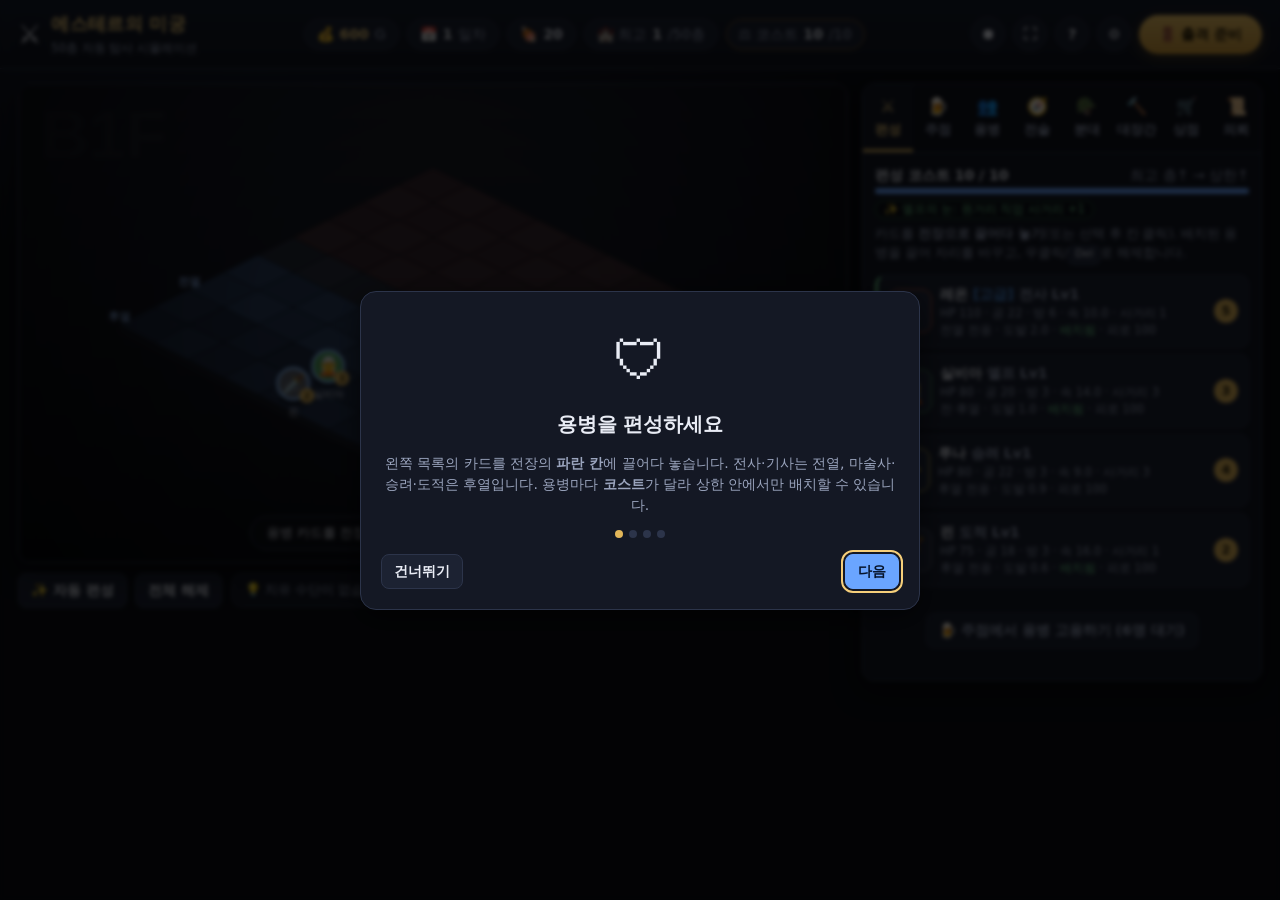
<file: index.html>
<!doctype html>
<html lang="ko">
<head>
<meta charset="utf-8">
<meta name="viewport" content="width=device-width,initial-scale=1">
<meta http-equiv="Cache-Control" content="no-cache, no-store, must-revalidate"><meta http-equiv="Pragma" content="no-cache"><meta http-equiv="Expires" content="0">
<title>에스테르의 미궁 - 50층 자동 탐사</title>
<link rel="stylesheet" href="style.css?v=20261004m">
</head>
<body>
<div id="app">
  <header class="topbar">
    <div class="brand"><span class="logo" id="logo">⚔️</span><div><h1>에스테르의 미궁</h1><small>50층 자동 탐사 시뮬레이션</small></div></div>
    <div id="stats" class="stats" aria-label="자원 현황"></div>
    <div class="top-actions">
      <button class="icon-btn" data-act="rec" title="전투 화면 녹화 (저용량 webm) — 다시 누르면 저장" aria-label="녹화">⏺</button>
      <button class="icon-btn" data-act="fullscreen" title="전체 화면 (F11)" aria-label="전체 화면">⛶</button>
      <button class="icon-btn" data-act="help" title="도움말 / 튜토리얼" aria-label="도움말">?</button>
      <button class="icon-btn" data-act="settings" title="설정" aria-label="설정">⚙</button>
      <button class="cta" id="sortieBtn" data-act="sortie-open">🚪 출격 준비</button>
    </div>
  </header>
  <main>
    <section id="stage" aria-label="전장">
      <div class="canvas-wrap" id="canvasWrap">
        <canvas id="cv" width="900" height="520"></canvas>
        <div id="floorBanner" class="floor-banner" aria-hidden="true"></div>
        <div id="eventBanner" class="event-banner hidden" aria-live="polite"></div>
        <div id="hudTop" class="hud-top hidden"></div>
        <div id="toolbar" class="toolbar hidden"></div>
        <div id="itemPop" class="item-pop hidden"></div>
        <div id="toasts" class="toasts" aria-live="polite"></div>
        <div id="partyStrip" class="party-strip hidden"></div>
        <div id="campHint" class="camp-hint"></div>
      </div>
      <div id="stageBar" class="stage-bar"></div>
    </section>
    <aside id="side" aria-label="관리 패널">
      <nav id="sideTabs" class="side-tabs" role="tablist"></nav>
      <div id="sideBody" class="side-body"></div>
    </aside>
  </main>
  <div id="modal" class="modal hidden" role="dialog" aria-modal="true"></div>
  <div id="dragGhost" class="drag-ghost hidden"></div>
</div>
<script>window.ASSET_VER = '20261004m';</script>
<script src="assets/manifest.js?v=20261004m"></script>
<script src="assets/anim/anims.js?v=20261004m"></script>
<script src="assets/fx/fx_manifest.js?v=20261004m"></script>
<script src="assets/cine/cine_manifest.js?v=20261004m"></script>
<script src="assets/gen_manifest.js?v=20261004m"></script>
<script src="assets.js?v=20261004m"></script>
<script src="core.js?v=20261004m"></script>
<script src="cine.js?v=20261004m"></script>
<script src="render.js?v=20261004m"></script>
<script src="game.js?v=20261004m"></script>
</body>
</html>
</file>
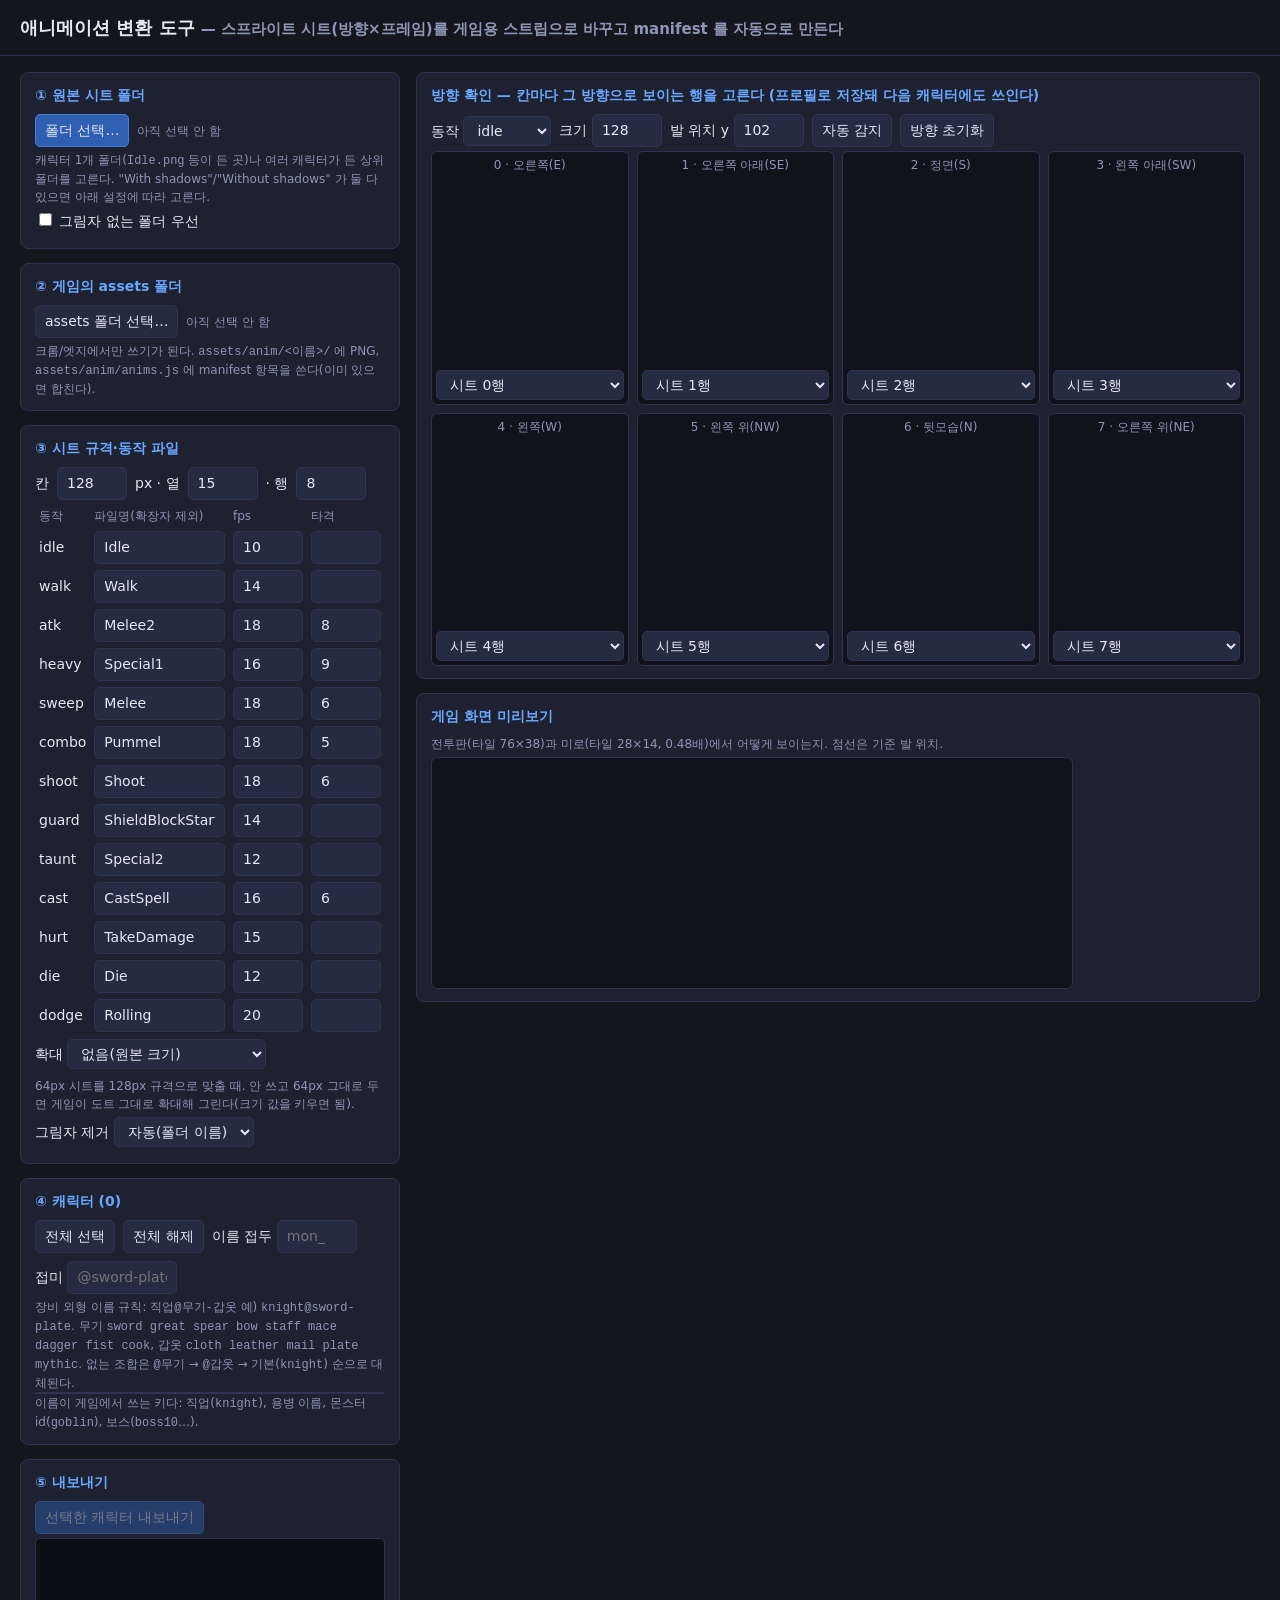
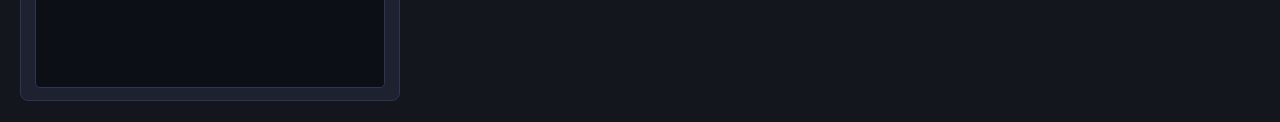
<file: tools/anim_tool.html>
﻿<!doctype html>
<html lang="ko">
<head>
<meta charset="utf-8">
<meta name="viewport" content="width=device-width,initial-scale=1">
<title>애니메이션 변환 도구</title>
<style>
  :root { --bg:#14161d; --panel:#1d2130; --line:#2f3550; --txt:#e4e8f5; --dim:#8d96b4; --acc:#6aa8ff; --ok:#6fd08c; --bad:#ef6b6b; }
  * { box-sizing: border-box; }
  body { margin:0; background:var(--bg); color:var(--txt); font:14px/1.5 "Malgun Gothic",system-ui,sans-serif; }
  header { padding:14px 20px; border-bottom:1px solid var(--line); }
  h1 { margin:0; font-size:18px; } header small { color:var(--dim); }
  main { display:grid; grid-template-columns:380px 1fr; gap:16px; padding:16px 20px; }
  @media (max-width:1000px) { main { grid-template-columns:1fr; } }
  section { background:var(--panel); border:1px solid var(--line); border-radius:8px; padding:12px 14px; margin-bottom:14px; }
  h2 { margin:0 0 8px; font-size:14px; color:var(--acc); }
  button, select, input { background:#252b40; color:var(--txt); border:1px solid var(--line); border-radius:5px; padding:5px 9px; font:inherit; }
  button { cursor:pointer; } button:hover { border-color:var(--acc); } button.primary { background:#2f5fb0; border-color:#4a7fd8; }
  button:disabled { opacity:.45; cursor:default; }
  input[type=number] { width:70px; } input[type=text] { width:100%; }
  table { border-collapse:collapse; width:100%; } td, th { padding:3px 4px; text-align:left; vertical-align:middle; } th { color:var(--dim); font-weight:normal; font-size:12px; }
  .row { display:flex; gap:8px; align-items:center; flex-wrap:wrap; margin:4px 0; }
  .dim { color:var(--dim); font-size:12px; } .ok { color:var(--ok); } .bad { color:var(--bad); }
  #chars { max-height:260px; overflow:auto; border:1px solid var(--line); border-radius:5px; }
  #chars div { display:flex; gap:6px; align-items:center; padding:3px 6px; border-bottom:1px solid #262b40; cursor:pointer; }
  #chars div.sel { background:#27304d; } #chars input[type=text] { flex:1; padding:2px 6px; }
  #ring { display:grid; grid-template-columns:repeat(4,1fr); gap:8px; }
  .cell { background:#10131c; border:1px solid var(--line); border-radius:6px; padding:4px; text-align:center; }
  .cell canvas { width:100%; image-rendering:auto; background:#10131c; } .cell select { width:100%; margin-top:2px; }
  #mock { background:#10131c; border:1px solid var(--line); border-radius:6px; display:block; }
  #log { height:150px; overflow:auto; font:12px/1.5 Consolas,monospace; background:#0d0f16; border:1px solid var(--line); border-radius:5px; padding:6px; white-space:pre-wrap; }
</style>
</head>
<body>
<header><h1>애니메이션 변환 도구 <small>— 스프라이트 시트(방향×프레임)를 게임용 스트립으로 바꾸고 manifest 를 자동으로 만든다</small></h1></header>
<main>
<div>
  <section>
    <h2>① 원본 시트 폴더</h2>
    <div class="row"><button id="pickSrc" class="primary">폴더 선택…</button><span id="srcInfo" class="dim">아직 선택 안 함</span></div>
    <div class="dim">캐릭터 1개 폴더(<code>Idle.png</code> 등이 든 곳)나 여러 캐릭터가 든 상위 폴더를 고른다. "With shadows"/"Without shadows" 가 둘 다 있으면 아래 설정에 따라 고른다.</div>
    <div class="row"><label><input type="checkbox" id="preferNoShadow"> 그림자 없는 폴더 우선</label></div>
  </section>
  <section>
    <h2>② 게임의 assets 폴더</h2>
    <div class="row"><button id="pickOut">assets 폴더 선택…</button><span id="outInfo" class="dim">아직 선택 안 함</span></div>
    <div class="dim">크롬/엣지에서만 쓰기가 된다. <code>assets/anim/&lt;이름&gt;/</code> 에 PNG, <code>assets/anim/anims.js</code> 에 manifest 항목을 쓴다(이미 있으면 합친다).</div>
  </section>
  <section>
    <h2>③ 시트 규격·동작 파일</h2>
    <div class="row">칸 <input type="number" id="cell" value="128" min="16"> px · 열 <input type="number" id="cols" value="15" min="1"> · 행 <input type="number" id="rows" value="8" min="1"></div>
    <table id="acts"><tr><th>동작</th><th>파일명(확장자 제외)</th><th>fps</th><th>타격</th></tr></table>
    <div class="row"><label>확대 <select id="up"><option value="1">없음(원본 크기)</option><option value="2n">2배 · 픽셀 그대로</option><option value="2s">2배 · 부드럽게(Scale2x)</option></select></label><span class="dim">64px 시트를 128px 규격으로 맞출 때. 안 쓰고 64px 그대로 두면 게임이 도트 그대로 확대해 그린다(크기 값을 키우면 됨).</span></div>
    <div class="row"><label>그림자 제거 <select id="shadowMode"><option value="auto">자동(폴더 이름)</option><option value="cut">알파&lt;255 지움</option><option value="none">안 함</option></select></label></div>
  </section>
  <section>
    <h2>④ 캐릭터 (<span id="charCount">0</span>)</h2>
    <div class="row"><button id="allOn">전체 선택</button><button id="allOff">전체 해제</button><label>이름 접두 <input type="text" id="prefix" style="width:80px" placeholder="mon_"></label><label>접미 <input type="text" id="suffix" style="width:110px" placeholder="@sword-plate"></label></div>
    <div class="dim">장비 외형 이름 규칙: <code>직업@무기-갑옷</code> 예) <code>knight@sword-plate</code>. 무기 <code>sword great spear bow staff mace dagger fist cook</code>, 갑옷 <code>cloth leather mail plate mythic</code>. 없는 조합은 <code>@무기</code> → <code>@갑옷</code> → 기본(<code>knight</code>) 순으로 대체된다.</div>
    <div id="chars"></div>
    <div class="dim">이름이 게임에서 쓰는 키다: 직업(<code>knight</code>), 용병 이름, 몬스터 id(<code>goblin</code>), 보스(<code>boss10</code>…).</div>
  </section>
  <section>
    <h2>⑤ 내보내기</h2>
    <div class="row"><button id="export" class="primary" disabled>선택한 캐릭터 내보내기</button></div>
    <div id="log"></div>
  </section>
</div>
<div>
  <section>
    <h2>방향 확인 — 칸마다 그 방향으로 보이는 행을 고른다 (프로필로 저장돼 다음 캐릭터에도 쓰인다)</h2>
    <div class="row"><label>동작 <select id="prevAct"></select></label><label>크기 <input type="number" id="size" value="128" min="16" max="512"></label>
      <label>발 위치 y <input type="number" id="foot" value="102" min="0" max="255"></label><button id="autoFoot">자동 감지</button>
      <button id="resetDirs">방향 초기화</button></div>
    <div id="ring"></div>
  </section>
  <section>
    <h2>게임 화면 미리보기</h2>
    <div class="row dim">전투판(타일 76×38)과 미로(타일 28×14, 0.48배)에서 어떻게 보이는지. 점선은 기준 발 위치.</div>
    <canvas id="mock" width="640" height="230"></canvas>
  </section>
</div>
</main>
<script>
'use strict';
const COMPASS = ['오른쪽(E)', '오른쪽 아래(SE)', '정면(S)', '왼쪽 아래(SW)', '왼쪽(W)', '왼쪽 위(NW)', '뒷모습(N)', '오른쪽 위(NE)']; // 게임의 방향 번호 0~7 (시계 방향)
const DEFAULT_ROWS = [0, 1, 2, 3, 4, 5, 6, 7];   // 방향 번호 → 시트 행 (초기값은 SmallScaleInt 시트에서 확인한 대응)
// [동작, 시트 파일명, fps, 타격 프레임(비우면 40%)]. 동작: atk 기본 공격 · heavy 강타 · sweep 회전/범위 · combo 연타 · shoot 원거리 · guard 방어 · taunt 도발 · cast 마법 · hurt 피격 · dodge 회피 · die 사망. 파일명은 SmallScaleInt Knight 기준이며 팩마다 바꿔 쓴다.
const ACTS = [['idle', 'Idle', 10, ''], ['walk', 'Walk', 14, ''], ['atk', 'Melee2', 18, 8], ['heavy', 'Special1', 16, 9], ['sweep', 'Melee', 18, 6], ['combo', 'Pummel', 18, 5], ['shoot', 'Shoot', 18, 6], ['guard', 'ShieldBlockStart', 14, ''], ['taunt', 'Special2', 12, ''], ['cast', 'CastSpell', 16, 6], ['hurt', 'TakeDamage', 15, ''], ['die', 'Die', 12, ''], ['dodge', 'Rolling', 20, '']];
const $ = id => document.getElementById(id);
const st = { files: [], chars: [], sel: -1, outDir: null, dirRows: DEFAULT_ROWS.slice(), sheets: {}, strips: {}, t0: performance.now() };
const log = m => { const l = $('log'); l.textContent += m + '\n'; l.scrollTop = l.scrollHeight; };

/* ---------- 프로필 (설정 기억) ---------- */
function saveProfile() {
  try { localStorage.setItem('anim_tool_profile', JSON.stringify({ dirRows: st.dirRows, cell: +$('cell').value, cols: +$('cols').value, rows: +$('rows').value, size: +$('size').value, shadowMode: $('shadowMode').value, preferNoShadow: $('preferNoShadow').checked, up: $('up').value, acts: ACTS.map(a => [a[0], $('af_' + a[0]).value, +$('fps_' + a[0]).value, $('hit_' + a[0]).value]) })); } catch (e) { }
}
function loadProfile() {
  try { const p = JSON.parse(localStorage.getItem('anim_tool_profile') || 'null'); if (!p) return;
    st.dirRows = p.dirRows || st.dirRows; $('cell').value = p.cell; $('cols').value = p.cols; $('rows').value = p.rows; $('size').value = p.size; $('shadowMode').value = p.shadowMode; $('preferNoShadow').checked = !!p.preferNoShadow; if (p.up) $('up').value = p.up;
    (p.acts || []).forEach(a => { if ($('af_' + a[0])) { $('af_' + a[0]).value = a[1]; $('fps_' + a[0]).value = a[2]; if (a[3] !== undefined) $('hit_' + a[0]).value = a[3]; } }); } catch (e) { }
}

/* ---------- 화면 구성 ---------- */
ACTS.forEach(([k, f, fps, hit]) => { const tr = document.createElement('tr'); tr.innerHTML = `<td>${k}</td><td><input type="text" id="af_${k}" value="${f}"></td><td><input type="number" id="fps_${k}" value="${fps}" min="1" max="60"></td><td><input type="number" id="hit_${k}" value="${hit}" min="0" max="60" title="타격 순간 프레임"></td>`; $('acts').appendChild(tr); });
ACTS.forEach(([k]) => { const o = document.createElement('option'); o.value = k; o.textContent = k; $('prevAct').appendChild(o); });
function buildRing() {
  $('ring').innerHTML = '';
  for (let d = 0; d < 8; d++) {
    const c = document.createElement('div'); c.className = 'cell'; c.innerHTML = `<div class="dim">${d} · ${COMPASS[d]}</div><canvas width="128" height="128" id="rc${d}"></canvas><select id="rs${d}"></select>`; $('ring').appendChild(c);
    const s = c.querySelector('select'); for (let r = 0; r < Math.max(8, +$('rows').value); r++) { const o = document.createElement('option'); o.value = r; o.textContent = '시트 ' + r + '행'; s.appendChild(o); }
    s.value = st.dirRows[d]; s.onchange = () => { st.dirRows[d] = +s.value; st.strips = {}; saveProfile(); };
  }
}

/* ---------- 폴더 읽기 → 캐릭터 목록 ---------- */
const SKIP = /^(spritesheets?|sprite ?sheets?|with[ _-]*shadows?|without[ _-]*shadows?|no[ _-]*shadows?|individual.*|frames?|png)$/i;
function scan(files) {
  const af = ACTS.map(a => ({ k: a[0], f: $('af_' + a[0]).value.toLowerCase() })), byDir = {};
  for (const f of files) {
    if (!/\.png$/i.test(f.name)) continue; const base = f.name.replace(/\.png$/i, '').toLowerCase(), a = af.find(x => x.f === base); if (!a) continue;
    const parts = (f.webkitRelativePath || f.name).split('/'); parts.pop(); const dir = parts.join('/');
    (byDir[dir] = byDir[dir] || { dir, parts, acts: {} }).acts[a.k] = f;
  }
  const groups = {};
  for (const d of Object.values(byDir)) {
    const names = d.parts.filter(p => !SKIP.test(p)); let name = (names[names.length - 1] || 'char').replace(/^2d hd character /i, '').replace(/[^\w가-힣-]+/g, '_').replace(/^_+|_+$/g, '').toLowerCase() || 'char';
    const noShadow = /without|no[ _-]*shadow/i.test(d.dir), pref = $('preferNoShadow').checked;
    const g = groups[name] || (groups[name] = { name, variants: [] }); g.variants.push({ d, noShadow });
  }
  return Object.values(groups).map(g => {
    const v = g.variants.find(x => x.noShadow === $('preferNoShadow').checked) || g.variants[0];
    return { name: g.name, key: g.name, acts: v.d.acts, noShadow: v.noShadow, on: true, dir: v.d.dir };
  }).sort((a, b) => a.name.localeCompare(b.name));
}
function renderChars() {
  $('charCount').textContent = st.chars.length; $('chars').innerHTML = '';
  st.chars.forEach((c, i) => {
    const row = document.createElement('div'); if (i === st.sel) row.className = 'sel';
    row.innerHTML = `<input type="checkbox" ${c.on ? 'checked' : ''}><input type="text" value="${c.key}"><span class="dim">${Object.keys(c.acts).length}/${ACTS.length}${c.noShadow ? ' · 그림자없음' : ''}</span>`;
    const [cb, tx] = row.querySelectorAll('input'); cb.onclick = e => { e.stopPropagation(); c.on = cb.checked; updateExportBtn(); }; tx.onclick = e => e.stopPropagation(); tx.oninput = () => { c.key = tx.value.trim(); };
    row.onclick = () => selectChar(i); $('chars').appendChild(row);
  });
  updateExportBtn();
}
const updateExportBtn = () => { $('export').disabled = !(st.outDir && st.chars.some(c => c.on)); };

$('pickSrc').onclick = () => { const inp = document.createElement('input'); inp.type = 'file'; inp.webkitdirectory = true; inp.multiple = true;
  inp.onchange = () => { st.files = [...inp.files]; st.chars = scan(st.files); st.sel = -1; $('srcInfo').textContent = `${st.files.length}개 파일 · 캐릭터 ${st.chars.length}개`; renderChars(); if (st.chars.length) selectChar(0); else log('시트(동작 파일명과 일치하는 PNG)를 찾지 못했다. ③의 파일명을 확인한다.'); };
  inp.click(); };
$('pickOut').onclick = async () => {
  if (!window.showDirectoryPicker) { log('이 브라우저는 폴더 쓰기를 지원하지 않는다. 크롬/엣지를 쓴다.'); return; }
  try { st.outDir = await showDirectoryPicker({ mode: 'readwrite' }); $('outInfo').textContent = st.outDir.name; updateExportBtn(); } catch (e) { }
};
['allOn', 'allOff'].forEach(id => $(id).onclick = () => { st.chars.forEach(c => c.on = id === 'allOn'); renderChars(); });
$('prefix').oninput = () => { };

/* ---------- 시트 불러오기·스트립 만들기 ---------- */
const cellPx = () => +$('cell').value, colsN = () => +$('cols').value, upMul = () => ($('up').value === '1' ? 1 : 2), outC = () => cellPx() * upMul(); // outC: 확대 후 한 칸 크기
async function loadSheet(file) {
  const bmp = await createImageBitmap(file), cv = document.createElement('canvas'); cv.width = bmp.width; cv.height = bmp.height; const cx = cv.getContext('2d', { willReadFrequently: true }); cx.drawImage(bmp, 0, 0); return cv;
}
const cutOn = ch => { const m = $('shadowMode').value; return m === 'cut' || (m === 'auto' && !ch.noShadow); };
function makeStrip(ch, sheet, row, n) { // 시트의 한 행에서 n프레임을 잘라 (그림자 제거 후) 가로 스트립 캔버스로
  const C = cellPx(), cv = document.createElement('canvas'); cv.width = C * n; cv.height = C; const cx = cv.getContext('2d', { willReadFrequently: true });
  cx.drawImage(sheet, 0, row * C, C * n, C, 0, 0, C * n, C);
  if (cutOn(ch)) { const im = cx.getImageData(0, 0, cv.width, C), p = im.data; for (let i = 3; i < p.length; i += 4) if (p[i] < 255) p[i] = 0; cx.putImageData(im, 0, 0); }
  return upscale(cv, $('up').value);
}
function upscale(cv, mode) { // 2배 확대: 2n=최근접(픽셀 그대로), 2s=Scale2x(EPX, 도트용 윤곽 보정)
  if (mode === '1') return cv; const w = cv.width, h = cv.height, o = document.createElement('canvas'); o.width = w * 2; o.height = h * 2; const ox = o.getContext('2d', { willReadFrequently: true });
  if (mode === '2n') { ox.imageSmoothingEnabled = false; ox.drawImage(cv, 0, 0, w * 2, h * 2); return o; }
  const src = cv.getContext('2d').getImageData(0, 0, w, h), s = new Uint32Array(src.data.buffer), out = ox.createImageData(w * 2, h * 2), d = new Uint32Array(out.data.buffer), W2 = w * 2;
  const P = (x, y) => s[Math.min(h - 1, Math.max(0, y)) * w + Math.min(w - 1, Math.max(0, x))];
  for (let y = 0; y < h; y++) for (let x = 0; x < w; x++) {
    const p = P(x, y), A = P(x, y - 1), B = P(x + 1, y), Cc = P(x - 1, y), D = P(x, y + 1), i = 2 * y * W2 + 2 * x;
    d[i] = (Cc === A && Cc !== D && A !== B) ? A : p; d[i + 1] = (A === B && A !== Cc && B !== D) ? B : p; d[i + W2] = (D === Cc && D !== B && Cc !== A) ? Cc : p; d[i + W2 + 1] = (B === D && B !== A && D !== Cc) ? D : p;
  }
  ox.putImageData(out, 0, 0); return o;
}
async function ensureSheets(ch) {
  ch.sheets = ch.sheets || {};
  for (const k of Object.keys(ch.acts)) if (!ch.sheets[k]) ch.sheets[k] = await loadSheet(ch.acts[k]);
}
function stripOf(ch, act, d) {
  const key = ch.key + '|' + act + '|' + d; st.strips[key] = st.strips[key] || makeStrip(ch, ch.sheets[act], st.dirRows[d], colsN()); return st.strips[key];
}
function detectFoot(ch) { // 정면(2번) 방향 대기 첫 프레임에서 가장 아래 불투명 픽셀
  const s = ch.sheets && ch.sheets.idle; if (!s) return null; const C = outC(), cv = makeStrip(ch, s, st.dirRows[2], 1), p = cv.getContext('2d').getImageData(0, 0, C, C).data;
  for (let y = C - 1; y >= 0; y--) for (let x = 0; x < C; x++) if (p[(y * C + x) * 4 + 3] > 0) return y; return null;
}
async function selectChar(i) {
  st.sel = i; renderChars(); const ch = st.chars[i]; st.strips = {}; await ensureSheets(ch);
  const f = detectFoot(ch); if (f !== null) { ch.foot = ch.foot ?? f; $('foot').value = ch.foot; }
  buildRing();
}
$('autoFoot').onclick = () => { const ch = st.chars[st.sel]; if (!ch) return; const f = detectFoot(ch); if (f !== null) { ch.foot = f; $('foot').value = f; } };
$('foot').oninput = () => { const ch = st.chars[st.sel]; if (ch) ch.foot = +$('foot').value; };
['size', 'cell', 'cols', 'rows', 'shadowMode', 'preferNoShadow', 'up'].forEach(id => $(id).onchange = () => { st.strips = {}; st.nCache = {}; saveProfile(); if (id === 'rows') buildRing(); });
$('resetDirs').onclick = () => { st.dirRows = DEFAULT_ROWS.slice(); st.strips = {}; buildRing(); saveProfile(); };

/* ---------- 미리보기 애니메이션 ---------- */
// 동작의 실제 프레임 수: 뒤쪽 빈 프레임은 뺀다(시트가 15열인데 동작이 더 짧을 때). 정면 방향 스트립으로 판정하고 캐시한다.
function framesOf(ch, act) {
  const key = ch.key + '|n|' + act + '|' + upMul() + cellPx(); if (st.nCache && st.nCache[key] !== undefined) return st.nCache[key];
  const sp = stripOf(ch, act, 2), C = outC(), cols = colsN(), p = sp.getContext('2d').getImageData(0, 0, sp.width, C).data; let last = 0;
  for (let f = 0; f < cols; f++) { let any = false; for (let y = 0; y < C && !any; y += 2) for (let x = 0; x < C; x += 2) if (p[(y * sp.width + f * C + x) * 4 + 3] > 0) { any = true; break; } if (any) last = f; }
  (st.nCache = st.nCache || {})[key] = last + 1; return last + 1;
}
const prevN = (ch, act) => framesOf(ch, act);
function frame() {
  const ch = st.chars[st.sel], act = $('prevAct').value;
  if (ch && ch.sheets && ch.sheets[act] && !st.busy) { // 내보내는 동안은 미리보기를 멈춰 인코딩에 CPU를 몰아준다
    const fps = +$('fps_' + act).value, fr = Math.floor((performance.now() - st.t0) / 1000 * fps) % prevN(ch, act), C = outC();
    for (let d = 0; d < 8; d++) { const c = $('rc' + d); if (!c) continue; const x = c.getContext('2d'); x.clearRect(0, 0, 128, 128); x.fillStyle = '#10131c'; x.fillRect(0, 0, 128, 128);
      x.strokeStyle = '#3a4160'; x.setLineDash([3, 3]); x.beginPath(); x.moveTo(0, +$('foot').value * 128 / C + 0.5); x.lineTo(128, +$('foot').value * 128 / C + 0.5); x.stroke(); x.setLineDash([]);
      x.imageSmoothingEnabled = C > 64; x.drawImage(stripOf(ch, act, d), fr * C, 0, C, C, 0, 0, 128, 128); }
    drawMock(ch, act, fr);
  }
  requestAnimationFrame(frame);
}
function drawMock(ch, act, fr) {
  const x = $('mock').getContext('2d'), C = outC(), size = +$('size').value, foot = +$('foot').value; x.imageSmoothingEnabled = C > 64; x.clearRect(0, 0, 640, 230); x.fillStyle = '#10131c'; x.fillRect(0, 0, 640, 230);
  const tile = (cx, cy, w, h) => { x.fillStyle = '#2a3d5c'; x.strokeStyle = '#00000088'; x.beginPath(); x.moveTo(cx, cy - h / 2); x.lineTo(cx + w / 2, cy); x.lineTo(cx, cy + h / 2); x.lineTo(cx - w / 2, cy); x.closePath(); x.fill(); x.stroke(); };
  const spr = (cx, fy, d, k) => { tile(cx, fy - 4 * k, 76 * k, 38 * k); const sz = size * k; x.drawImage(stripOf(ch, act, d), fr * C, 0, C, C, cx - sz / 2, fy - foot * sz / C, sz, sz); };
  [[90, 2], [200, 7], [310, 3], [420, 6]].forEach(([cx, d]) => spr(cx, 150, d, 1));
  x.fillStyle = '#8d96b4'; x.font = '11px sans-serif'; x.fillText('전투판(1배) — 정면·NE·SW·뒷모습', 20, 20);
  const k = 0.48; [[520, 2], [560, 4], [600, 0]].forEach(([cx, d]) => { tile(cx, 192, 28 * 1.75, 14 * 1.75); const sz = size * k * 1.75; x.drawImage(stripOf(ch, act, d), fr * C, 0, C, C, cx - sz / 2, 196 - foot * sz / C, sz, sz); });
  x.fillText('미로(×1.75 확대)', 490, 20);
}
requestAnimationFrame(frame);

/* ---------- 내보내기 ---------- */
const toBlob = cv => new Promise(r => cv.toBlob(r, 'image/png'));
async function writeFile(dir, path, data) { const parts = path.split('/'), name = parts.pop(); let h = dir; for (const p of parts) h = await h.getDirectoryHandle(p, { create: true });
  const fh = await h.getFileHandle(name, { create: true }), w = await fh.createWritable(); await w.write(data); await w.close(); }
async function readText(dir, path) { try { const parts = path.split('/'), name = parts.pop(); let h = dir; for (const p of parts) h = await h.getDirectoryHandle(p); return await (await h.getFileHandle(name)).getFile().then(f => f.text()); } catch (e) { return null; } }
const DATA_RE = /\/\*DATA\*\/([\s\S]*?)\/\*END\*\//;
$('export').onclick = async () => {
  const todo = st.chars.filter(c => c.on); if (!todo.length) return; $('export').disabled = true; $('log').textContent = ''; st.busy = true; const t0 = performance.now();
  const prefix = $('prefix').value.trim(), suffix = $('suffix').value.trim(); let data = {};
  const old = await readText(st.outDir, 'anim/anims.js'); if (old) { const m = DATA_RE.exec(old); if (m) { try { data = JSON.parse(m[1]); } catch (e) { log('기존 anims.js 를 읽지 못해 새로 만든다.'); } } }
  const used = new Set(); let done = 0;
  for (const ch of todo) {
    const key = prefix + ch.key + suffix; if (!ch.key || used.has(key)) { log(`건너뜀: 이름이 비었거나 겹침 (${key})`); continue; } used.add(key);
    try {
      await ensureSheets(ch); const C = outC(), n = colsN(), foot = ch.foot ?? detectFoot(ch) ?? Math.round(C * 0.8), fps = {}, nn = {}, hit = {};
      for (const [act] of ACTS) { if (!ch.sheets[act]) continue; fps[act] = +$('fps_' + act).value; nn[act] = framesOf(ch, act); if ($('hit_' + act).value !== '') hit[act] = +$('hit_' + act).value;
        await Promise.all([0, 1, 2, 3, 4, 5, 6, 7].map(async d => writeFile(st.outDir, `anim/${key}/${act}_${d}.png`, await toBlob(makeStrip(ch, ch.sheets[act], st.dirRows[d], n))))); // 방향 8개를 동시에 인코딩
      }
      if (!fps.idle) { log(`경고: ${key} 에 idle 이 없다 — 게임에서 쓰려면 idle 이 필요하다`); }
      data[key] = { size: +$('size').value, cell: C, foot, fps, n: nn, hit, path: `assets/anim/${key}/{act}_{dir}.png` }; done++; log(`완료: ${key} (동작 ${Object.keys(fps).join(',')})`);
    } catch (e) { log(`실패: ${key} — ${e.message}`); }
  }
  const js = `// 자동 생성: tools/anim_tool.html — 손으로 고치지 않는다 (다시 내보내면 같은 이름은 덮어쓰고 나머지는 유지)\nwindow.ASSET_MANIFEST = window.ASSET_MANIFEST || {};\nwindow.ASSET_MANIFEST.anims = Object.assign(window.ASSET_MANIFEST.anims || {}, /*DATA*/${JSON.stringify(data, null, 1)}/*END*/);\n`;
  await writeFile(st.outDir, 'anim/anims.js', js); st.busy = false; log(`anims.js 갱신 (총 ${Object.keys(data).length}종, ${done}종 새로 씀, ${((performance.now() - t0) / 1000).toFixed(1)}초). 게임을 새로고침(캐시 번호 ?v= 올리기)하면 반영된다.`); saveProfile(); updateExportBtn();
};

loadProfile(); buildRing();
</script>
</body>
</html>
</file>
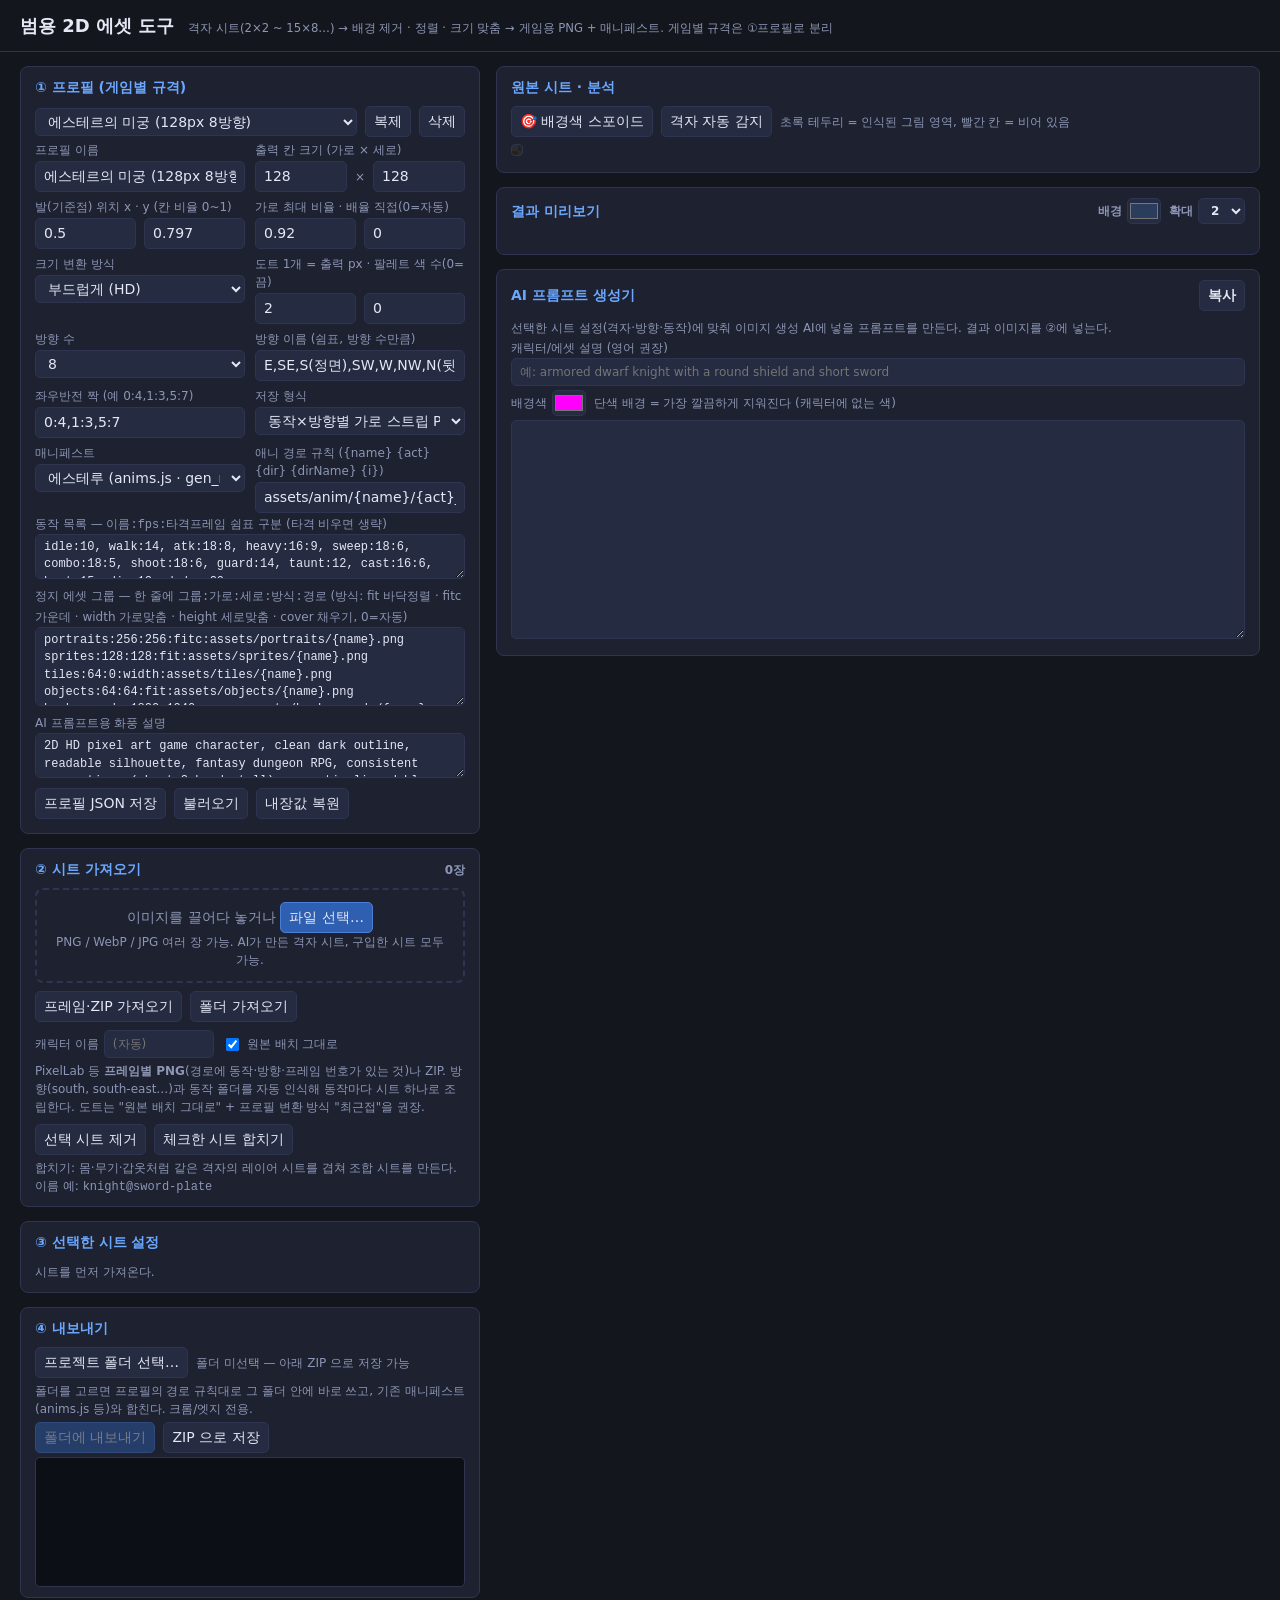
<file: tools/asset_tool.html>
<!doctype html>
<html lang="ko">
<head>
<meta charset="utf-8">
<meta name="viewport" content="width=device-width,initial-scale=1">
<title>범용 2D 에셋 도구</title>
<style>
  :root { --bg:#14161d; --panel:#1d2130; --line:#2f3550; --txt:#e4e8f5; --dim:#8d96b4; --acc:#6aa8ff; --ok:#6fd08c; --bad:#ef6b6b; --warn:#e6c05a; }
  * { box-sizing: border-box; }
  body { margin:0; background:var(--bg); color:var(--txt); font:14px/1.5 "Malgun Gothic",system-ui,sans-serif; }
  header { padding:12px 20px; border-bottom:1px solid var(--line); display:flex; gap:14px; align-items:baseline; flex-wrap:wrap; }
  h1 { margin:0; font-size:18px; } header small { color:var(--dim); }
  main { display:grid; grid-template-columns:minmax(0,460px) minmax(0,1fr); gap:16px; padding:14px 20px; align-items:start; }
  main > div { min-width:0; }
  @media (max-width:1100px) { main { grid-template-columns:minmax(0,1fr); } }
  section { background:var(--panel); border:1px solid var(--line); border-radius:8px; padding:10px 14px; margin-bottom:14px; }
  h2 { margin:0 0 8px; font-size:14px; color:var(--acc); display:flex; justify-content:space-between; align-items:center; }
  button, select, input, textarea { background:#252b40; color:var(--txt); border:1px solid var(--line); border-radius:5px; padding:4px 8px; font:inherit; }
  button { cursor:pointer; } button:hover { border-color:var(--acc); } button.primary { background:#2f5fb0; border-color:#4a7fd8; } button.on { background:#3b4a78; border-color:var(--acc); }
  button:disabled { opacity:.45; cursor:default; }
  input[type=number] { width:68px; } input[type=text] { width:100%; } input[type=color] { padding:0; width:34px; height:26px; }
  input[type=range] { padding:0; vertical-align:middle; width:120px; }
  textarea { width:100%; font:12px/1.45 Consolas,"Malgun Gothic",monospace; resize:vertical; }
  .row { display:flex; gap:8px; align-items:center; flex-wrap:wrap; margin:4px 0; }
  .row > label { display:flex; gap:5px; align-items:center; }
  .dim { color:var(--dim); font-size:12px; } .ok { color:var(--ok); } .bad { color:var(--bad); } .warn { color:var(--warn); }
  .grid2 { display:grid; grid-template-columns:repeat(2,minmax(0,1fr)); gap:6px 10px; } .grid2 label { display:flex; flex-direction:column; font-size:12px; color:var(--dim); gap:2px; min-width:0; }
  .grid2 label > input, .grid2 label > select { width:100%; min-width:0; }
  .grid2 label > .row { flex-wrap:nowrap; } .grid2 label > .row input { flex:1; width:0; min-width:0; }
  .grid2 label input, .grid2 label select { color:var(--txt); font-size:14px; }
  #sheets > div { display:flex; gap:6px; align-items:center; padding:4px 6px; border:1px solid var(--line); border-radius:5px; margin-bottom:4px; cursor:pointer; }
  #sheets > div.sel { background:#27304d; border-color:var(--acc); } #sheets > div canvas { width:34px; height:34px; background:#10131c; }
  #sheets .nm { flex:1; overflow:hidden; text-overflow:ellipsis; white-space:nowrap; }
  .chips button { padding:1px 7px; font-size:12px; }
  .chk { background-image:linear-gradient(45deg,#222 25%,transparent 25%,transparent 75%,#222 75%),linear-gradient(45deg,#222 25%,transparent 25%,transparent 75%,#222 75%); background-color:#2c2c2c; background-size:12px 12px; background-position:0 0,6px 6px; }
  canvas.chk { image-rendering:pixelated; border:1px solid var(--line); border-radius:4px; max-width:100%; }
  #src { cursor:crosshair; }
  #ring { display:grid; grid-template-columns:repeat(4,1fr); gap:6px; } .cellbox { text-align:center; font-size:11px; color:var(--dim); } .cellbox canvas { width:100%; }
  #outCells { display:flex; flex-wrap:wrap; gap:6px; } .oc { text-align:center; font-size:11px; color:var(--dim); } .oc canvas { display:block; }
  .still { width:112px; } .still input { width:100%; font-size:12px; padding:2px 4px; } .still canvas { width:100%; height:auto; }
  #log { height:130px; overflow:auto; font:12px/1.5 Consolas,monospace; background:#0d0f16; border:1px solid var(--line); border-radius:5px; padding:6px; white-space:pre-wrap; }
  .tabs button { border-radius:5px 5px 0 0; } details > summary { cursor:pointer; color:var(--dim); margin:4px 0; }
  .drop { border:2px dashed var(--line); border-radius:8px; padding:12px; text-align:center; color:var(--dim); } .drop.over { border-color:var(--acc); color:var(--txt); }
</style>
</head>
<body>
<header><h1>범용 2D 에셋 도구</h1><small>격자 시트(2×2 ~ 15×8…) → 배경 제거 · 정렬 · 크기 맞춤 → 게임용 PNG + 매니페스트. 게임별 규격은 ①프로필로 분리</small></header>
<main>
<div>
  <section>
    <h2>① 프로필 (게임별 규격)</h2>
    <div class="row"><select id="profSel" style="flex:1"></select><button id="profNew" title="현재 프로필을 복제">복제</button><button id="profDel">삭제</button></div>
    <div class="grid2">
      <label>프로필 이름<input type="text" id="p_name"></label>
      <label>출력 칸 크기 (가로 × 세로)<span class="row" style="margin:0"><input type="number" id="p_cellW" min="8" max="1024"> × <input type="number" id="p_cellH" min="8" max="1024"></span></label>
      <label>발(기준점) 위치 x · y (칸 비율 0~1)<span class="row" style="margin:0"><input type="number" id="p_anchorX" step="0.01" min="0" max="1"> <input type="number" id="p_anchorY" step="0.01" min="0" max="1.2"></span></label>
      <label>가로 최대 비율 · 배율 직접(0=자동)<span class="row" style="margin:0"><input type="number" id="p_fitW" step="0.01" min="0.1" max="1"> <input type="number" id="p_scale" step="0.01" min="0"></span></label>
      <label>크기 변환 방식<select id="p_resample"><option value="smooth">부드럽게 (HD)</option><option value="nearest">최근접 (픽셀 그대로)</option><option value="pixel">도트화 (낮은 해상도로 줄인 뒤 정수배 확대)</option></select></label>
      <label>도트 1개 = 출력 px · 팔레트 색 수(0=끔)<span class="row" style="margin:0"><input type="number" id="p_pixelSize" min="1" max="16"> <input type="number" id="p_palette" min="0" max="256"></span></label>
      <label>방향 수<select id="p_dirs"><option value="1">1 (방향 없음)</option><option value="2">2</option><option value="4">4</option><option value="8">8</option></select></label>
      <label>방향 이름 (쉼표, 방향 수만큼)<input type="text" id="p_dirNames"></label>
      <label>좌우반전 짝 (예 0:4,1:3,5:7)<input type="text" id="p_mirror"></label>
      <label>저장 형식<select id="p_layout"><option value="strip">동작×방향별 가로 스트립 PNG</option><option value="atlas">캐릭터별 아틀라스 1장 (행=동작·방향, 열=프레임)</option><option value="frames">프레임별 개별 PNG</option></select></label>
      <label>매니페스트<select id="p_manifest"><option value="esteru">에스테루 (anims.js · gen_manifest.js)</option><option value="json">범용 JSON (manifest.json)</option><option value="none">없음 (PNG만)</option></select></label>
      <label>애니 경로 규칙 ({name} {act} {dir} {dirName} {i})<input type="text" id="p_pathTpl"></label>
    </div>
    <label class="dim">동작 목록 — <code>이름:fps:타격프레임</code> 쉼표 구분 (타격 비우면 생략)<textarea id="p_actions" rows="2"></textarea></label>
    <label class="dim">정지 에셋 그룹 — 한 줄에 <code>그룹:가로:세로:방식:경로</code> (방식: fit 바닥정렬 · fitc 가운데 · width 가로맞춤 · height 세로맞춤 · cover 채우기, 0=자동)<textarea id="p_groups" rows="4"></textarea></label>
    <label class="dim">AI 프롬프트용 화풍 설명<textarea id="p_style" rows="2"></textarea></label>
    <div class="row"><button id="profExport">프로필 JSON 저장</button><button id="profImport">불러오기</button><button id="profReset" title="내장 프로필을 처음 값으로">내장값 복원</button></div>
  </section>

  <section>
    <h2>② 시트 가져오기 <span class="dim" id="sheetCount">0장</span></h2>
    <div class="drop" id="drop">이미지를 끌어다 놓거나 <button id="pickImg" class="primary">파일 선택…</button><div class="dim">PNG / WebP / JPG 여러 장 가능. AI가 만든 격자 시트, 구입한 시트 모두 가능.</div></div>
    <div class="row" style="margin-top:8px"><button id="pickFrames" title="프레임 PNG 여러 장 또는 ZIP">프레임·ZIP 가져오기</button><button id="pickFramesDir">폴더 가져오기</button><label class="dim">캐릭터 이름 <input type="text" id="fi_name" style="width:110px" placeholder="(자동)"></label><label class="dim"><input type="checkbox" id="fi_native" checked> 원본 배치 그대로</label></div>
    <div class="dim">PixelLab 등 <b>프레임별 PNG</b>(경로에 동작·방향·프레임 번호가 있는 것)나 ZIP. 방향(south, south-east…)과 동작 폴더를 자동 인식해 동작마다 시트 하나로 조립한다. 도트는 "원본 배치 그대로" + 프로필 변환 방식 "최근접"을 권장.</div>
    <div id="sheets" style="margin-top:8px"></div>
    <div class="row"><button id="delSheet">선택 시트 제거</button><button id="mergeBtn" title="체크한 시트를 목록 순서대로(아래→위) 겹쳐 새 시트로 만든다. 같은 크기여야 한다">체크한 시트 합치기</button></div>
    <div class="dim">합치기: 몸·무기·갑옷처럼 같은 격자의 레이어 시트를 겹쳐 조합 시트를 만든다. 이름 예: <code>knight@sword-plate</code></div>
  </section>

  <section id="jobSec">
    <h2>③ 선택한 시트 설정</h2>
    <div id="job"><span class="dim">시트를 먼저 가져온다.</span></div>
  </section>

  <section>
    <h2>④ 내보내기</h2>
    <div class="row"><button id="pickOut">프로젝트 폴더 선택…</button><span id="outInfo" class="dim">폴더 미선택 — 아래 ZIP 으로 저장 가능</span></div>
    <div class="dim">폴더를 고르면 프로필의 경로 규칙대로 그 폴더 안에 바로 쓰고, 기존 매니페스트(anims.js 등)와 합친다. 크롬/엣지 전용.</div>
    <div class="row"><button id="exportDir" class="primary" disabled>폴더에 내보내기</button><button id="exportZip">ZIP 으로 저장</button></div>
    <div id="log"></div>
  </section>
</div>

<div>
  <section>
    <h2>원본 시트 · 분석 <span class="dim" id="srcInfo"></span></h2>
    <div class="row"><button id="eyedrop">🎯 배경색 스포이드</button><button id="guess">격자 자동 감지</button><span class="dim">초록 테두리 = 인식된 그림 영역, 빨간 칸 = 비어 있음</span></div>
    <canvas id="src" class="chk" width="10" height="10"></canvas>
  </section>

  <section>
    <h2>결과 미리보기 <span class="row" style="margin:0"><label class="dim">배경 <input type="color" id="prevBg" value="#2a3d5c"></label><label class="dim">확대 <select id="zoom"><option>1</option><option selected>2</option><option>3</option><option>4</option></select></label></span></h2>
    <div id="animBox">
      <div class="row"><label>동작 재생 fps <input type="number" id="prevFps" min="1" max="60" value="10"></label><label><input type="checkbox" id="showFoot" checked> 기준선</label></div>
      <div id="ring"></div>
    </div>
    <div id="outCells" style="margin-top:8px"></div>
    <div id="varPrev" class="row" style="margin-top:8px"></div>
  </section>

  <section>
    <h2>AI 프롬프트 생성기 <button id="copyPrompt">복사</button></h2>
    <div class="dim">선택한 시트 설정(격자·방향·동작)에 맞춰 이미지 생성 AI에 넣을 프롬프트를 만든다. 결과 이미지를 ②에 넣는다.</div>
    <label class="dim">캐릭터/에셋 설명 (영어 권장)<input type="text" id="pr_desc" placeholder="예: armored dwarf knight with a round shield and short sword"></label>
    <div class="row"><label class="dim">배경색 <input type="color" id="pr_bg" value="#ff00ff"></label><span class="dim">단색 배경 = 가장 깔끔하게 지워진다 (캐릭터에 없는 색)</span></div>
    <textarea id="prompt" rows="12" readonly></textarea>
  </section>
</div>
</main>
<script>
'use strict';
const $ = id => document.getElementById(id);
const clamp = (v, a, b) => Math.max(a, Math.min(b, v));
const mk = (w, h) => { const c = document.createElement('canvas'); c.width = Math.max(1, Math.round(w)); c.height = Math.max(1, Math.round(h)); return c; };
const log = m => { const l = $('log'); l.textContent += m + '\n'; l.scrollTop = l.scrollHeight; };
const safe = s => String(s).replace(/[^\w가-힣\-]+/g, '_').replace(/^_+|_+$/g, '');
const safeKey = s => String(s).replace(/[^\w가-힣\-@]+/g, '_').replace(/^_+|_+$/g, ''); // 게임 키 이름: 에스테루의 장비 외형 규칙(knight@sword-plate)이 쓰는 @ 허용

/* ===================== 프로필 ===================== */
const BUILTIN = {
  esteru: { name: '에스테르의 미궁 (128px 8방향)', cellW: 128, cellH: 128, anchorX: 0.5, anchorY: 0.797, fitW: 0.92, scale: 0, resample: 'smooth', pixelSize: 2, palette: 0,
    dirs: 8, dirNames: 'E,SE,S(정면),SW,W,NW,N(뒷모습),NE', mirror: '0:4,1:3,5:7',
    actions: 'idle:10, walk:14, atk:18:8, heavy:16:9, sweep:18:6, combo:18:5, shoot:18:6, guard:14, taunt:12, cast:16:6, hurt:15, die:12, dodge:20',
    layout: 'strip', manifest: 'esteru', pathTpl: 'assets/anim/{name}/{act}_{dir}.png',
    groups: 'portraits:256:256:fitc:assets/portraits/{name}.png\nsprites:128:128:fit:assets/sprites/{name}.png\ntiles:64:0:width:assets/tiles/{name}.png\nobjects:64:64:fit:assets/objects/{name}.png\nbackgrounds:1800:1040:cover:assets/backgrounds/{name}.png\nui:0:40:height:assets/ui/{name}.png',
    style: '2D HD pixel art game character, clean dark outline, readable silhouette, fantasy dungeon RPG, consistent proportions (about 3 heads tall), no anti-aliased blur' },
  sidescroll: { name: '횡스크롤 전투 (256px 좌/우 + 배경 레이어)', cellW: 256, cellH: 256, anchorX: 0.5, anchorY: 0.8, fitW: 0.9, scale: 0, resample: 'smooth', pixelSize: 1, palette: 0,
    dirs: 2, dirNames: 'E,W', mirror: '0:1',
    actions: 'idle:10, walk:14, atk:18:8, heavy:16:9, sweep:18:6, combo:18:5, shoot:18:6, guard:14, taunt:12, cast:16:6, hurt:15, die:12, dodge:20',
    layout: 'strip', manifest: 'json', pathTpl: 'assets/side/anim/{name}/{act}_{dir}.png',
    groups: 'bg_sky:1920:540:cover:assets/side/bg/{name}_sky.png\nbg_far:2880:420:cover:assets/side/bg/{name}_far.png\nbg_mid:2880:380:cover:assets/side/bg/{name}_mid.png\nbg_near:2880:300:cover:assets/side/bg/{name}_near.png\nfore:1920:200:cover:assets/side/bg/{name}_fore.png\ntile_top:240:240:cover:assets/side/tile/{name}_top.png\ntile_front:240:96:cover:assets/side/tile/{name}_front.png\ntile_side:120:96:cover:assets/side/tile/{name}_side.png\nportraits:256:256:fitc:assets/side/portraits/{name}.png',
    style: 'hand-painted 2D HD game art in the style of Dragon\'s Crown: thick dark outlines, saturated warm colors, painterly shading, large expressive characters, strict side view' },
  generic64: { name: '범용 도트 64px 4방향', cellW: 64, cellH: 64, anchorX: 0.5, anchorY: 0.92, fitW: 0.9, scale: 0, resample: 'pixel', pixelSize: 1, palette: 32,
    dirs: 4, dirNames: 'down,left,right,up', mirror: '1:2', actions: 'idle:6, walk:8, attack:10:2, hurt:8, die:8',
    layout: 'atlas', manifest: 'json', pathTpl: 'sprites/{name}.png',
    groups: 'icons:32:32:fitc:icons/{name}.png\ntiles:64:64:cover:tiles/{name}.png\nprops:0:0:fit:props/{name}.png',
    style: 'top-down 2D pixel art game sprite, limited palette, clean 1px outline, flat colors, no gradients' },
  generic16: { name: '범용 도트 16px 소형', cellW: 16, cellH: 16, anchorX: 0.5, anchorY: 0.94, fitW: 0.9, scale: 0, resample: 'pixel', pixelSize: 1, palette: 16,
    dirs: 1, dirNames: 'front', mirror: '', actions: 'idle:4, walk:6',
    layout: 'frames', manifest: 'json', pathTpl: 'sprites/{name}/{act}_{i}.png',
    groups: 'icons:16:16:fitc:icons/{name}.png\ntiles:16:16:cover:tiles/{name}.png',
    style: 'tiny 16x16 pixel art, very limited palette, strong readable silhouette' },
};
const PKEY = 'asset_tool_profiles_v1';
let profiles = {}, curId = 'esteru';
function loadProfiles() {
  try { const s = JSON.parse(localStorage.getItem(PKEY) || 'null'); if (s) { profiles = s.profiles || {}; curId = s.cur || curId; } } catch (e) { }
  for (const k in BUILTIN) if (!profiles[k]) profiles[k] = JSON.parse(JSON.stringify(BUILTIN[k]));
  if (!profiles[curId]) curId = 'esteru';
}
const saveProfiles = () => { try { localStorage.setItem(PKEY, JSON.stringify({ profiles, cur: curId })); } catch (e) { } };
const P = () => profiles[curId];
const parseActions = s => s.split(/[,\n]/).map(x => x.trim()).filter(Boolean).map(x => { const [k, fps, hit] = x.split(':').map(t => t.trim()); return { k, fps: +fps || 10, hit: hit === undefined || hit === '' ? null : +hit }; });
const parseGroups = s => s.split('\n').map(l => l.trim()).filter(Boolean).map(l => { const p = l.split(':'); return { g: p[0], w: +p[1] || 0, h: +p[2] || 0, mode: p[3] || 'fit', path: p.slice(4).join(':') || (p[0] + '/{name}.png') }; });
const dirNames = p => { const a = p.dirNames.split(',').map(s => s.trim()); while (a.length < p.dirs) a.push('d' + a.length); return a.slice(0, p.dirs); };
function parseMirror(s, n) { const m = {}; (s || '').split(',').forEach(x => { const [a, b] = x.split(':').map(Number); if (!isNaN(a) && !isNaN(b) && a < n && b < n) { m[a] = b; m[b] = a; } }); return m; }

const PF = ['name', 'cellW', 'cellH', 'anchorX', 'anchorY', 'fitW', 'scale', 'resample', 'pixelSize', 'palette', 'dirs', 'dirNames', 'mirror', 'layout', 'manifest', 'pathTpl', 'actions', 'groups', 'style'];
function fillProfileUI() {
  const sel = $('profSel'); sel.innerHTML = ''; for (const k in profiles) { const o = document.createElement('option'); o.value = k; o.textContent = profiles[k].name; sel.appendChild(o); } sel.value = curId;
  const p = P(); PF.forEach(f => { $('p_' + f).value = p[f]; });
}
PF.forEach(f => { const el = $('p_' + f); const h = () => { const p = P(); p[f] = el.type === 'number' ? +el.value : (el.tagName === 'SELECT' && el.id === 'p_dirs' ? +el.value : el.value); saveProfiles(); if (f === 'name') fillProfileUISel(); onProfileChange(f); }; el.addEventListener('change', h); if (el.tagName === 'TEXTAREA' || el.type === 'text') el.addEventListener('input', h); });
function fillProfileUISel() { const o = [...$('profSel').options].find(x => x.value === curId); if (o) o.textContent = P().name; }
$('profSel').onchange = () => { curId = $('profSel').value; saveProfiles(); fillProfileUI(); onProfileChange('all'); };
$('profNew').onclick = () => { const id = 'p' + Date.now().toString(36); profiles[id] = JSON.parse(JSON.stringify(P())); profiles[id].name += ' 복사'; curId = id; saveProfiles(); fillProfileUI(); onProfileChange('all'); };
$('profDel').onclick = () => { if (Object.keys(profiles).length < 2) return; if (!confirm('이 프로필을 삭제할까?')) return; delete profiles[curId]; curId = Object.keys(profiles)[0]; saveProfiles(); fillProfileUI(); onProfileChange('all'); };
$('profReset').onclick = () => { if (BUILTIN[curId]) { profiles[curId] = JSON.parse(JSON.stringify(BUILTIN[curId])); saveProfiles(); fillProfileUI(); onProfileChange('all'); } else log('내장 프로필이 아니다.'); };
$('profExport').onclick = () => { const b = new Blob([JSON.stringify(P(), null, 1)], { type: 'application/json' }); const a = document.createElement('a'); a.href = URL.createObjectURL(b); a.download = safe(P().name) + '.profile.json'; a.click(); };
$('profImport').onclick = () => { const i = document.createElement('input'); i.type = 'file'; i.accept = '.json'; i.onchange = async () => { try { const o = JSON.parse(await i.files[0].text()); const id = 'p' + Date.now().toString(36); profiles[id] = Object.assign(JSON.parse(JSON.stringify(BUILTIN.generic64)), o); curId = id; saveProfiles(); fillProfileUI(); onProfileChange('all'); } catch (e) { log('프로필을 읽지 못했다: ' + e.message); } }; i.click(); };

/* ===================== 시트(작업) ===================== */
const st = { jobs: [], sel: -1, eyedrop: false, outDir: null, t0: performance.now() };
const curJob = () => st.jobs[st.sel];
let idc = 1;
function newJob(name, canvas) {
  const p = P(), hasAct = parseActions(p.actions).length > 0;
  const j = { id: idc++, name: safeKey(name) || 'asset', src: canvas, kind: hasAct ? 'anim' : 'still', act: (parseActions(p.actions)[0] || {}).k || 'idle', group: (parseGroups(p.groups)[0] || {}).g || '',
    cols: 4, rows: 4, margin: 0, gutter: 0, bgMode: 'auto', bgColor: [255, 0, 255], tol: 45, aCut: 128, keepPct: 1, fringe: 2, hueKey: true, hueTol: 28, scaleMul: 1, uniform: false, rowDir: null, keys: [], raw: null, out: null,
    outline: { mode: 'none', color: '#000000', color2: '#555555', w: 1 }, shadow: { mode: 'none', opacity: 0.35, w: 0.8 }, frames: 0, staticIdle: false, variants: [], layerTint: { hue: 0, sat: 0, lig: 0, range: false, h0: 0, hw: 30, smin: 15 }, pick: false, native: false };
  autoBg(j); return j;
}
function autoBg(j) { // 이미 투명하면 none, 아니면 테두리의 가장 흔한 색을 배경으로
  const c = j.src, d = c.getContext('2d', { willReadFrequently: true }).getImageData(0, 0, c.width, c.height).data; let tr = 0;
  for (let i = 3; i < d.length; i += 16) if (d[i] < 250) tr++;
  if (tr > (d.length / 16) * 0.01) { j.bgMode = 'none'; return; }
  const cnt = new Map(), W = c.width, H = c.height, add = (x, y) => { const i = (y * W + x) * 4, k = ((d[i] >> 3) << 10) | ((d[i + 1] >> 3) << 5) | (d[i + 2] >> 3); const e = cnt.get(k) || [0, 0, 0, 0]; e[0]++; e[1] += d[i]; e[2] += d[i + 1]; e[3] += d[i + 2]; cnt.set(k, e); };
  for (let x = 0; x < W; x++) { add(x, 0); add(x, H - 1); } for (let y = 0; y < H; y++) { add(0, y); add(W - 1, y); }
  let best = null; for (const e of cnt.values()) if (!best || e[0] > best[0]) best = e;
  j.bgColor = [Math.round(best[1] / best[0]), Math.round(best[2] / best[0]), Math.round(best[3] / best[0])];
  const mx = Math.max(...j.bgColor), mn = Math.min(...j.bgColor); j.bgMode = (mx - mn > 110) ? 'global' : 'flood'; // 채도 높은 크로마키색은 전체 제거, 흰/회색은 가장자리부터
}

/* ---- 배경 제거 + 잔티 제거 + 영역 계산 ---- */
function removeBg(img, w, h, j) {
  if (j.bgMode === 'none') return; const d = img.data, bg = j.bgColor, tol = j.tol, t2 = tol * tol;
  const near = (i, t) => { const a = d[i] - bg[0], b = d[i + 1] - bg[1], c = d[i + 2] - bg[2]; return a * a + b * b + c * c <= t; };
  if (j.bgMode === 'global') {
    const bh = rgb2hsl(bg[0], bg[1], bg[2]), hue = j.hueKey && bh[1] > 0.5; // 채도 높은 크로마키색이면 색조도 본다: 배경색이 번진 어두운 그림자(보라 등)까지 지운다
    for (let i = 0; i < w * h; i++) { if (near(i * 4, t2)) { d[i * 4 + 3] = 0; continue; }
      if (hue && d[i * 4 + 3]) { const [hh, s, l] = rgb2hsl(d[i * 4], d[i * 4 + 1], d[i * 4 + 2]); let dh = Math.abs(hh - bh[0]) % 360; if (dh > 180) dh = 360 - dh; if (dh <= j.hueTol && s >= 0.35 && l > 0.04 && l < 0.96) d[i * 4 + 3] = 0; } } }
  else { const stack = new Int32Array(w * h), seen = new Uint8Array(w * h); let sp = 0; const push = p => { if (!seen[p] && d[p * 4 + 3] > 0 && near(p * 4, t2)) { seen[p] = 1; stack[sp++] = p; } };
    for (let x = 0; x < w; x++) { push(x); push((h - 1) * w + x); } for (let y = 0; y < h; y++) { push(y * w); push(y * w + w - 1); }
    while (sp) { const p = stack[--sp]; d[p * 4 + 3] = 0; const x = p % w, y = (p / w) | 0; if (x > 0) push(p - 1); if (x < w - 1) push(p + 1); if (y > 0) push(p - w); if (y < h - 1) push(p + w); } }
  // 가장자리 잔티: 투명과 맞닿은 불투명 픽셀 중 배경색에 가까운 것을 j.fringe 겹만큼 지운다
  const t3 = t2 * 2.9, isEdge = p => { const x = p % w, y = (p / w) | 0; return (x > 0 && d[(p - 1) * 4 + 3] === 0) || (x < w - 1 && d[(p + 1) * 4 + 3] === 0) || (y > 0 && d[(p - w) * 4 + 3] === 0) || (y < h - 1 && d[(p + w) * 4 + 3] === 0); };
  for (let pass = 0; pass < j.fringe; pass++) { const kill = []; for (let p = 0; p < w * h; p++) if (d[p * 4 + 3] !== 0 && near(p * 4, t3) && isEdge(p)) kill.push(p); if (!kill.length) break; for (const p of kill) d[p * 4 + 3] = 0; }
  // 색 번짐 제거: 남은 가장자리 픽셀의 색을 안쪽(가장자리가 아닌) 이웃의 평균 색으로 바꾼다
  const edge = new Uint8Array(w * h); for (let p = 0; p < w * h; p++) if (d[p * 4 + 3] !== 0 && isEdge(p)) edge[p] = 1; const set = [];
  for (let p = 0; p < w * h; p++) { if (!edge[p]) continue; const x = p % w, y = (p / w) | 0; let r = 0, g = 0, b = 0, n = 0;
    for (let dy = -1; dy <= 1; dy++) for (let dx = -1; dx <= 1; dx++) { const xx = x + dx, yy = y + dy; if (xx < 0 || yy < 0 || xx >= w || yy >= h) continue; const q = yy * w + xx; if (q === p || d[q * 4 + 3] === 0 || edge[q]) continue; r += d[q * 4]; g += d[q * 4 + 1]; b += d[q * 4 + 2]; n++; }
    if (n) set.push([p, r / n, g / n, b / n]); }
  for (const [p, r, g, b] of set) { d[p * 4] = r; d[p * 4 + 1] = g; d[p * 4 + 2] = b; }
}
function keepComponents(d, w, h, aCut, keepPct) { // 작은 부스러기 제거, 그림 영역(bbox)과 발 x 좌표 반환
  const N = w * h, lab = new Int32Array(N), areas = [0], edge = [false], stack = new Int32Array(N); let nl = 0;
  for (let i = 0; i < N; i++) { if (lab[i] || d[i * 4 + 3] <= aCut) continue; nl++; let sp = 0, area = 0, touch = false; stack[sp++] = i; lab[i] = nl;
    while (sp) { const p = stack[--sp]; area++; const x = p % w, y = (p / w) | 0; if (x === 0 || y === 0 || x === w - 1 || y === h - 1) touch = true;
      for (let dy = -1; dy <= 1; dy++) { const yy = y + dy; if (yy < 0 || yy >= h) continue; for (let dx = -1; dx <= 1; dx++) { const xx = x + dx; if (xx < 0 || xx >= w) continue; const q = yy * w + xx; if (!lab[q] && d[q * 4 + 3] > aCut) { lab[q] = nl; stack[sp++] = q; } } } }
    areas[nl] = area; edge[nl] = touch; }
  if (!nl) return null; const mx = Math.max(...areas.slice(1)); let x0 = w, y0 = h, x1 = -1, y1 = -1;
  for (let i = 0; i < N; i++) { const l = lab[i]; if (!l) { if (d[i * 4 + 3] <= aCut) d[i * 4 + 3] = 0; continue; }
    // 작은 조각은 지운다. 칸 가장자리에 걸린 조각(옆 칸에서 넘어온 그림 일부)은 조금 더 큰 것(주 그림의 15%)까지 지운다
    if (areas[l] < mx * keepPct / 100 || (edge[l] && areas[l] < mx * 0.15)) { d[i * 4 + 3] = 0; lab[i] = 0; continue; }
    const x = i % w, y = (i / w) | 0; if (x < x0) x0 = x; if (x > x1) x1 = x; if (y < y0) y0 = y; if (y > y1) y1 = y; }
  if (x1 < 0) return null;
  const bh = y1 - y0 + 1, fy = Math.max(y0, y1 - Math.ceil(bh * 0.1)); let sx = 0, sn = 0;
  for (let y = fy; y <= y1; y++) for (let x = x0; x <= x1; x++) if (lab[y * w + x]) { sx += x; sn++; }
  return { x0, y0, x1: x1 + 1, y1: y1 + 1, footX: sn ? sx / sn + 0.5 : (x0 + x1 + 1) / 2 };
}
function gridRect(j, r, c) { const W = j.src.width, H = j.src.height, cw = (W - 2 * j.margin - (j.cols - 1) * j.gutter) / j.cols, ch = (H - 2 * j.margin - (j.rows - 1) * j.gutter) / j.rows;
  return { x: Math.round(j.margin + c * (cw + j.gutter)), y: Math.round(j.margin + r * (ch + j.gutter)), w: Math.max(1, Math.round(cw)), h: Math.max(1, Math.round(ch)) }; }
function analyze(j) {
  j.raw = []; const sx = j.src.getContext('2d', { willReadFrequently: true });
  for (let r = 0; r < j.rows; r++) { const row = []; for (let c = 0; c < j.cols; c++) { const g = gridRect(j, r, c), cv = mk(g.w, g.h), cx = cv.getContext('2d', { willReadFrequently: true });
      cx.drawImage(j.src, g.x, g.y, g.w, g.h, 0, 0, g.w, g.h); const im = cx.getImageData(0, 0, g.w, g.h);
      removeBg(im, g.w, g.h, j); const bb = keepComponents(im.data, g.w, g.h, j.aCut, j.keepPct); cx.putImageData(im, 0, 0);
      row.push(bb ? { cv, bb, empty: false, g } : { cv, bb: null, empty: true, g }); } j.raw.push(row); }
  defaultRowDir(j);
}
function defaultRowDir(j) { const n = P().dirs; if (j.rowDir && j.rowDir.length === j.rows) return;
  j.rowDir = Array.from({ length: j.rows }, (_, r) => (j.rows === 4 && n === 8) ? [2, 4, 0, 6][r] : (r < n ? r : -1)); }

/* ---- 크기 변환 · 후처리 ---- */
function scaledCanvas(src, s) { // 크게 줄일 때는 절반씩 줄여 계단/앨리어싱을 막는다
  let c = src, f = 1; while (s / f < 0.5 && c.width > 2 && c.height > 2) { const n = mk(c.width / 2, c.height / 2), x = n.getContext('2d'); x.imageSmoothingQuality = 'high'; x.drawImage(c, 0, 0, n.width, n.height); c = n; f *= 0.5; }
  const w = Math.max(1, Math.round(src.width * s)), h = Math.max(1, Math.round(src.height * s)), o = mk(w, h), x = o.getContext('2d'); x.imageSmoothingQuality = 'high'; x.drawImage(c, 0, 0, w, h); return o;
}
function renderCanvas(cw, ch, p, draw) { // 출력 좌표계로 그리면 도트화일 때 낮은 해상도 캔버스에 알아서 축소해 그린다
  const ps = p.resample === 'pixel' ? Math.max(1, p.pixelSize | 0) : 1, lw = Math.ceil(cw / ps), lh = Math.ceil(ch / ps), cv = mk(lw, lh), x = cv.getContext('2d', { willReadFrequently: true });
  x.imageSmoothingEnabled = p.resample !== 'nearest'; x.imageSmoothingQuality = 'high'; x.setTransform(1 / ps, 0, 0, 1 / ps, 0, 0); draw(x, ps); return { cv, ps, ow: cw, oh: ch };
}
function finalize(list, p, aCut, j) { // list: [{cv,ps,ow,oh}] → 알파 이진화·팔레트 제한 → 외곽선 → 정수배 확대한 최종 캔버스
  const bin = p.resample !== 'smooth', pal = p.palette > 0 ? buildPalette(list.map(e => e.cv), p.palette) : null, ol = j && j.outline;
  return list.map(e => { const { cv, ps } = e;
    if (bin || pal) { const x = cv.getContext('2d'), im = x.getImageData(0, 0, cv.width, cv.height), d = im.data, cache = new Map();
      for (let i = 0; i < d.length; i += 4) { if (bin) d[i + 3] = d[i + 3] >= aCut ? 255 : 0; if (pal && d[i + 3] > 0) { const k = (d[i] << 16) | (d[i + 1] << 8) | d[i + 2]; let m = cache.get(k); if (!m) { let bd = 1e9; for (const c of pal) { const a = c[0] - d[i], b = c[1] - d[i + 1], e = c[2] - d[i + 2], q = a * a + b * b + e * e; if (q < bd) { bd = q; m = c; } } cache.set(k, m); } d[i] = m[0]; d[i + 1] = m[1]; d[i + 2] = m[2]; } }
      x.putImageData(im, 0, 0); }
    const c = ol && ol.mode !== 'none' && !e.noOutline ? applyOutline(cv, ol) : cv; // 외곽선은 팔레트 제한 뒤에 입혀서 색이 그대로 남는다. 도트화일 때 두께 단위는 도트 1개
    if (ps === 1) return c; const o = mk(e.ow, e.oh), ox = o.getContext('2d'); ox.imageSmoothingEnabled = false; ox.drawImage(c, 0, 0, c.width * ps, c.height * ps); return o; });
}
function buildPalette(cvs, n) { // 중앙값 분할(median cut)
  const px = []; for (const cv of cvs) { const d = cv.getContext('2d').getImageData(0, 0, cv.width, cv.height).data; for (let i = 0; i < d.length; i += 4 * 3) if (d[i + 3] > 0) px.push([d[i], d[i + 1], d[i + 2]]); }
  if (!px.length) return []; let boxes = [px];
  while (boxes.length < n) { let bi = -1, br = -1, bch = 0; boxes.forEach((b, i) => { if (b.length < 2) return; for (let c = 0; c < 3; c++) { let mn = 255, mx = 0; for (const q of b) { if (q[c] < mn) mn = q[c]; if (q[c] > mx) mx = q[c]; } if (mx - mn > br) { br = mx - mn; bi = i; bch = c; } } });
    if (bi < 0 || br <= 0) break; const b = boxes[bi].sort((a, c) => a[bch] - c[bch]), m = b.length >> 1; boxes.splice(bi, 1, b.slice(0, m), b.slice(m)); }
  return boxes.map(b => { const s = [0, 0, 0]; for (const q of b) { s[0] += q[0]; s[1] += q[1]; s[2] += q[2]; } return s.map(v => Math.round(v / b.length)); });
}
const flipCv = (cv, ax) => { const o = mk(cv.width, cv.height), x = o.getContext('2d'); x.translate(2 * ax * cv.width, 0); x.scale(-1, 1); x.drawImage(cv, 0, 0); return o; };

/* ---- 색 변종 · 외곽선 · 그림자 ---- */
function rgb2hsl(r, g, b) { r /= 255; g /= 255; b /= 255; const mx = Math.max(r, g, b), mn = Math.min(r, g, b), l = (mx + mn) / 2; let h = 0, s = 0;
  if (mx !== mn) { const d = mx - mn; s = l > 0.5 ? d / (2 - mx - mn) : d / (mx + mn); h = mx === r ? (g - b) / d + (g < b ? 6 : 0) : mx === g ? (b - r) / d + 2 : (r - g) / d + 4; h *= 60; } return [h, s, l]; }
function hsl2rgb(h, s, l) { h = (((h % 360) + 360) % 360) / 360; if (!s) { const v = Math.round(l * 255); return [v, v, v]; }
  const q = l < 0.5 ? l * (1 + s) : l + s - l * s, p = 2 * l - q, f = t => { if (t < 0) t += 1; if (t > 1) t -= 1; return t < 1 / 6 ? p + (q - p) * 6 * t : t < 0.5 ? q : t < 2 / 3 ? p + (q - p) * (2 / 3 - t) * 6 : p; };
  return [Math.round(f(h + 1 / 3) * 255), Math.round(f(h) * 255), Math.round(f(h - 1 / 3) * 255)]; }
function recolor(cv, v) { // v: {hue(도), sat(%), lig(%), range, h0, hw, smin} — range 가 켜지면 h0±hw 색상 범위(예: 붉은 갑옷만)에만 적용
  const o = mk(cv.width, cv.height), x = o.getContext('2d', { willReadFrequently: true }); x.drawImage(cv, 0, 0); const im = x.getImageData(0, 0, o.width, o.height), d = im.data;
  for (let i = 0; i < d.length; i += 4) { if (!d[i + 3]) continue; let [h, s, l] = rgb2hsl(d[i], d[i + 1], d[i + 2]);
    if (v.range) { let dh = Math.abs(h - v.h0) % 360; if (dh > 180) dh = 360 - dh; if (dh > v.hw || s * 100 < v.smin) continue; }
    s = clamp(s * (1 + v.sat / 100), 0, 1); l = clamp(l + v.lig / 100, 0, 1); const c = hsl2rgb(h + v.hue, s, l); d[i] = c[0]; d[i + 1] = c[1]; d[i + 2] = c[2]; }
  x.putImageData(im, 0, 0); return o; }
const hex2rgb = s => [1, 3, 5].map(i => parseInt(s.slice(i, i + 2), 16));
function applyOutline(cv, o) { // 단색 / 발광 / 그라데이션 외곽선 (스프라이트 바깥쪽으로 R픽셀)
  const w = cv.width, h = cv.height, d = cv.getContext('2d', { willReadFrequently: true }).getImageData(0, 0, w, h).data, R = Math.max(1, Math.round(o.w)), c1 = hex2rgb(o.color), c2 = hex2rgb(o.color2 || o.color), glow = o.mode === 'glow', rad = glow ? R + 1 : R + 0.42;
  const str = new Float32Array(w * h); let y0 = h, y1 = 0; const K = Math.ceil(rad);
  for (let y = 0; y < h; y++) for (let x = 0; x < w; x++) { if (d[(y * w + x) * 4 + 3] === 0) continue; if (y < y0) y0 = y; if (y > y1) y1 = y;
    for (let dy = -K; dy <= K; dy++) { const yy = y + dy; if (yy < 0 || yy >= h) continue; for (let dx = -K; dx <= K; dx++) { const xx = x + dx; if (xx < 0 || xx >= w) continue; const dist = Math.hypot(dx, dy); if (dist > rad) continue; const q = yy * w + xx; if (d[q * 4 + 3] >= 200) continue;
        const s = glow ? Math.max(0, 1 - (dist - 0.6) / (R + 0.6)) * 0.9 : 1; if (s > str[q]) str[q] = s; } } }
  const out = mk(w, h), ox = out.getContext('2d'), oi = ox.createImageData(w, h), od = oi.data;
  for (let y = 0; y < h; y++) { const t = o.mode === 'gradient' ? clamp((y - y0) / Math.max(1, y1 - y0), 0, 1) : 0, c = [0, 1, 2].map(k => Math.round(c1[k] + (c2[k] - c1[k]) * t));
    for (let x = 0; x < w; x++) { const q = y * w + x; if (!str[q]) continue; od[q * 4] = c[0]; od[q * 4 + 1] = c[1]; od[q * 4 + 2] = c[2]; od[q * 4 + 3] = Math.round(255 * str[q]); } }
  ox.putImageData(oi, 0, 0); ox.drawImage(cv, 0, 0); return out; }
function shadowOnly(cv, p, o) { // 발 밑 타원 그림자. 폭은 그 프레임 그림 폭 기준
  const w = cv.width, h = cv.height, d = cv.getContext('2d', { willReadFrequently: true }).getImageData(0, 0, w, h).data; let x0 = w, x1 = -1;
  for (let y = 0; y < h; y++) for (let x = 0; x < w; x++) if (d[(y * w + x) * 4 + 3] > 0) { if (x < x0) x0 = x; if (x > x1) x1 = x; }
  const s = mk(w, h); if (x1 < 0) return s; const sw = Math.min(w * 0.95, (x1 - x0 + 1) * o.w), sh = Math.max(2, sw * 0.28), x = s.getContext('2d'); x.fillStyle = `rgba(0,0,0,${o.opacity})`; x.beginPath(); x.ellipse(p.anchorX * w, p.anchorY * h - sh * 0.1, sw / 2, sh / 2, 0, 0, Math.PI * 2); x.fill(); return s; }
const under = (shadow, cv) => { const o = mk(cv.width, cv.height), x = o.getContext('2d'); x.drawImage(shadow, 0, 0); x.drawImage(cv, 0, 0); return o; };

/* ---- 애니메이션 시트 빌드 ---- */
function animExtents(j) { let L = 0, R = 0, H = 0, any = false; if (!j.raw) return null;
  j.raw.forEach((row, r) => { if (j.rowDir[r] < 0) return; row.forEach(c => { if (c.empty) return; any = true; L = Math.max(L, c.bb.footX - c.bb.x0); R = Math.max(R, c.bb.x1 - c.bb.footX); H = Math.max(H, c.bb.y1 - c.bb.y0); }); }); return any ? { L, R, H } : null; }
function charScale(name) { // 같은 이름의 모든 애니메이션이 같은 배율을 쓰게(동작이 달라도 크기 일정)
  const p = P(); if (p.scale > 0) return p.scale; let best = Infinity;
  for (const j of st.jobs) { if (j.kind !== 'anim' || j.name !== name) continue; const e = animExtents(j); if (!e) continue;
    const boxW = p.cellW * p.fitW, boxH = p.cellH * p.anchorY - p.cellH * 0.02, s = Math.min(boxW / (2 * Math.max(e.L, e.R)), boxH / e.H); if (s < best) best = s; }
  return isFinite(best) ? best : 1;
}
function buildAnim(j) {
  const p = P(), n = p.dirs, mir = parseMirror(p.mirror, n); j.out = null; if (!j.raw) return;
  let used = 0; j.raw.forEach((row, r) => { if (j.rowDir[r] < 0) return; row.forEach((c, ci) => { if (!c.empty) used = Math.max(used, ci + 1); }); }); if (!used) return;
  const sel = j.staticIdle ? [0] : (j.frames > 0 && j.frames < used) ? Array.from({ length: j.frames }, (_, i) => Math.floor(i * used / j.frames)) : Array.from({ length: used }, (_, i) => i); // 사용할 원본 프레임 번호
  const nat = !!j.native; // 원본 배치 그대로: 배율 1, 칸 안 위치 유지(도트 원본 보존). 발 위치는 원본 그림에서 읽어 매니페스트에 기록
  const s = (nat ? 1 : charScale(j.name)) * j.scaleMul, ax = p.anchorX * p.cellW, ay = p.anchorY * p.cellH, items = [], idx = [];
  const dirs = Array(n).fill(null);
  j.raw.forEach((row, r) => { const d = j.rowDir[r]; if (d < 0 || d >= n || dirs[d]) return; dirs[d] = [];
    for (let f = 0; f < sel.length; f++) { const c = row[sel[f]];
      const e = renderCanvas(p.cellW, p.cellH, p, (x, ps) => { if (!c || c.empty) return; const dx = nat ? (p.cellW - c.cv.width * s) / 2 : ax - c.bb.footX * s, dy = nat ? p.cellH - c.cv.height * s : ay - c.bb.y1 * s;
        if (p.resample !== 'nearest' && s < 0.5) { const sc = scaledCanvas(c.cv, s); x.drawImage(sc, dx, dy); } else x.drawImage(c.cv, dx, dy, c.cv.width * s, c.cv.height * s); });
      items.push(e); idx.push([d, f]); } });
  const fin = finalize(items, p, j.aCut, j); idx.forEach(([d, f], i) => { dirs[d][f] = fin[i]; });
  for (let d = 0; d < n; d++) { if (dirs[d]) continue; const m = mir[d]; let filled = 'x';
    if (m !== undefined && dirs[m]) { dirs[d] = dirs[m].map(cv => flipCv(cv, p.anchorX)); filled = 'mirror'; }
    else { let bd = 1e9, bi = -1; for (let q = 0; q < n; q++) if (dirs[q]) { const dd = Math.min(Math.abs(q - d), n - Math.abs(q - d)); if (dd < bd) { bd = dd; bi = q; } } if (bi >= 0) { dirs[d] = dirs[bi]; filled = 'copy'; } }
    if (dirs[d]) (j.filled = j.filled || {})[d] = filled; }
  j.filled = Object.fromEntries(Object.entries(j.filled || {}).filter(([d]) => !j.rowDir.includes(+d)));
  let shadow = null; // 그림자: 합치기(baked)는 스프라이트 밑에 깔고, 별도(separate)는 같은 구조의 그림자 전용 시트로 낸다
  if (j.shadow.mode !== 'none') { const so = new Map(), cache = new Map(); const sh = cv => { let r = so.get(cv); if (!r) { r = shadowOnly(cv, p, j.shadow); so.set(cv, r); } return r; };
    if (j.shadow.mode === 'baked') for (let d = 0; d < n; d++) dirs[d] = dirs[d].map(cv => { let r = cache.get(cv); if (!r) { r = under(sh(cv), cv); cache.set(cv, r); } return r; });
    else shadow = dirs.map(a => a.map(sh)); }
  const foot = nat ? Math.round(charY1(j.name) * s + (p.cellH - j.raw[0][0].cv.height * s)) : null;
  j.out = { n: sel.length, srcN: used, dirs, scale: s, shadow, foot };
}
function charY1(name) { let m = 0; for (const q of st.jobs) if (q.kind === 'anim' && q.name === name && q.raw) q.raw.forEach(r => r.forEach(c => { if (!c.empty) m = Math.max(m, c.bb.y1); })); return m; } // 같은 캐릭터의 가장 낮은 발 위치(원본 좌표)

/* ---- 정지 에셋 빌드 ---- */
function buildStills(j) {
  const p = P(), groups = parseGroups(p.groups), g = groups.find(x => x.g === j.group) || groups[0]; j.outS = []; if (!j.raw || !g) return;
  const cells = []; j.raw.forEach((row, r) => row.forEach((c, ci) => cells.push({ c, i: r * j.cols + ci }))); const ne = cells.filter(x => !x.c.empty);
  const fitScale = c => { const W = g.w || 9999, H = g.h || 9999, bw = c.bb.x1 - c.bb.x0, bh = c.bb.y1 - c.bb.y0; return g.mode === 'width' ? (g.w || bw) / bw : g.mode === 'height' ? (g.h || bh) / bh : Math.min(W * 0.92 / bw, H * 0.92 / bh); };
  let uni = null; if (j.uniform && (g.mode === 'fit' || g.mode === 'fitc')) uni = Math.min(...ne.map(x => fitScale(x.c)));
  const items = [], meta = [];
  for (const { c, i } of cells) { const key = (j.keys[i] || '').trim(); if (!key || c.empty && g.mode !== 'cover') continue; const bb = c.bb;
    let ow, oh, draw;
    if (g.mode === 'cover') { const s = Math.max(g.w / c.cv.width, g.h / c.cv.height) * j.scaleMul; ow = g.w; oh = g.h; draw = x => { x.drawImage(c.cv, (ow - c.cv.width * s) / 2, (oh - c.cv.height * s) / 2, c.cv.width * s, c.cv.height * s); }; }
    else { const s = (uni ?? fitScale(c)) * j.scaleMul, bw = bb.x1 - bb.x0, bh = bb.y1 - bb.y0; ow = g.mode === 'height' && !g.w ? Math.round(bw * s) : (g.w || Math.round(bw * s)); oh = g.mode === 'width' && !g.h ? Math.round(bh * s) : (g.h || Math.round(bh * s));
      if (g.mode === 'width' && g.h) oh = g.h; if (g.mode === 'height' && g.w) ow = g.w;
      draw = x => { const dx = (ow - bw * s) / 2 - bb.x0 * s, dy = (g.mode === 'fitc' || g.mode === 'width' || g.mode === 'height' ? (oh - bh * s) / 2 : oh - bh * s - oh * 0.04) - bb.y0 * s;
        if (p.resample !== 'nearest' && s < 0.5) { const sc = scaledCanvas(c.cv, s); x.drawImage(sc, dx, dy); } else x.drawImage(c.cv, dx, dy, c.cv.width * s, c.cv.height * s); }; }
    items.push(Object.assign(renderCanvas(ow, oh, p, draw), { noOutline: g.mode === 'cover' })); meta.push({ key, ow, oh, g }); }
  const fin = finalize(items, p, j.aCut, j);
  j.outS = fin.map((cv, i) => ({ key: meta[i].key, cv, g: meta[i].g }));
}

function rebuildAll() { for (const j of st.jobs) { if (!j.raw) continue; if (j.kind === 'anim') { j.outS = null; buildAnim(j); } else { j.out = null; buildStills(j); } } }
let tmr = 0; function schedule(reanalyze) { clearTimeout(tmr); tmr = setTimeout(() => { const j = curJob(); if (j && reanalyze) analyze(j); rebuildAll(); renderAll(); }, 130); }
function onProfileChange(f) { for (const j of st.jobs) { if (f === 'dirs' || f === 'all') { j.rowDir = null; defaultRowDir(j); } } if (['all', 'actions', 'groups'].includes(f)) for (const j of st.jobs) { const a = parseActions(P().actions), g = parseGroups(P().groups); if (!a.find(x => x.k === j.act) && a[0]) j.act = a[0].k; if (!g.find(x => x.g === j.group) && g[0]) j.group = g[0].g; } schedule(false); renderJob(); }

/* ===================== UI: 시트 목록 · 설정 ===================== */
/* ---- 프레임 가져오기 (PixelLab 등: 동작/방향/프레임이 파일 경로에 있는 PNG, 또는 그 ZIP) ---- */
const COMPASS_RE = /(south[-_ ]?east|south[-_ ]?west|north[-_ ]?east|north[-_ ]?west|south|north|east|west)/, C_LONG = { southeast: 'SE', southwest: 'SW', northeast: 'NE', northwest: 'NW', south: 'S', north: 'N', east: 'E', west: 'W' }, C_ABBR = { se: 'SE', sw: 'SW', ne: 'NE', nw: 'NW', n: 'N', s: 'S', e: 'E', w: 'W' }, C_WORD = { front: 'S', down: 'S', back: 'N', up: 'N', left: 'W', right: 'E' };
const C_NAMES = { E: ['e', 'east', 'right'], SE: ['se'], S: ['s', 'south', 'front', 'down'], SW: ['sw'], W: ['w', 'west', 'left'], NW: ['nw'], N: ['n', 'north', 'back', 'up'], NE: ['ne'] };
function compassIn(str) { const m = COMPASS_RE.exec(str); if (m) return C_LONG[m[1].replace(/[-_ ]/g, '')]; for (const t of str.split(/[^a-z0-9]+/)) if (C_ABBR[t] || C_WORD[t]) return C_ABBR[t] || C_WORD[t]; return null; }
function parseFrameName(path) {
  const segs = path.toLowerCase().replace(/\\/g, '/').split('/').filter(Boolean), file = segs.pop().replace(/\.[^.]+$/, ''); let dir = compassIn(file);
  if (!dir) for (let i = segs.length - 1; i >= 0; i--) { const d = compassIn(segs[i]); if (d) { dir = d; break; } }
  const nums = file.match(/\d+/g), frame = nums ? parseInt(nums[nums.length - 1], 10) : 0, GENERIC = /^(animations?|frames?|rotations?|sprites?|characters?|images?|png|export|output|assets?)$/; let act = null;
  for (let i = segs.length - 1; i >= 0; i--) { const s = segs[i]; if (GENERIC.test(s) || /^\d+$/.test(s) || (compassIn(s) && !s.replace(COMPASS_RE, '').split(/[^a-z]+/).filter(t => t && !C_ABBR[t] && !C_WORD[t]).length)) continue; if (i === 0 && segs.length > 1) continue; act = s; break; } // 맨 위 폴더는 캐릭터 이름으로 본다
  if (!act) { const left = file.replace(COMPASS_RE, '').split(/[^a-z]+/).filter(t => t && !C_ABBR[t] && !C_WORD[t] && !/^(frames?|img|image|sprite|png)$/.test(t)).join(' '); act = left || (segs.some(s => /rotation/.test(s)) ? 'rotation' : 'idle'); }
  return { dir, frame, act };
}
const ACT_ALIAS = [['idle', /idle|breath|stance|stand/], ['walk', /walk/], ['hurt', /hurt|damage|hit|flinch/], ['die', /die|death|dead/], ['cast', /cast|spell|magic/], ['dodge', /dodge|roll|evade/], ['guard', /guard|block/], ['shoot', /shoot|bow|arrow/], ['taunt', /taunt|roar/], ['heavy', /heavy|smash/], ['sweep', /sweep|spin|cleave/], ['combo', /combo|flurry/], ['atk', /attack|slash|punch|strike|fight|swing/]];
function mapAct(raw, p) { const keys = parseActions(p.actions).map(a => a.k); if (keys.includes(raw)) return raw; for (const [k, re] of ACT_ALIAS) if (keys.includes(k) && re.test(raw)) return k; return safe(raw) || 'idle'; }
function dirIndexMap(p) { const m = {}, dn = dirNames(p); dn.forEach((n, i) => { const t = n.toLowerCase().replace(/\(.*\)/, '').trim(); for (const c in C_NAMES) if (C_NAMES[c].includes(t) && m[c] === undefined) m[c] = i; }); return m; }
async function readZip(buf) { // 표준 ZIP(저장/deflate) 읽기. 외부 라이브러리 없이 DecompressionStream 사용
  const u = new Uint8Array(buf), dv = new DataView(buf), dec = new TextDecoder(); let e = u.length - 22; while (e >= 0 && dv.getUint32(e, true) !== 0x06054b50) e--; if (e < 0) throw new Error('ZIP 형식이 아니다');
  const n = dv.getUint16(e + 10, true); let off = dv.getUint32(e + 16, true); const out = [];
  for (let i = 0; i < n; i++) { if (dv.getUint32(off, true) !== 0x02014b50) break; const method = dv.getUint16(off + 10, true), csz = dv.getUint32(off + 20, true), nl = dv.getUint16(off + 28, true), xl = dv.getUint16(off + 30, true), cl = dv.getUint16(off + 32, true), lh = dv.getUint32(off + 42, true), name = dec.decode(u.subarray(off + 46, off + 46 + nl)); off += 46 + nl + xl + cl;
    if (name.endsWith('/')) continue; const ds = lh + 30 + dv.getUint16(lh + 26, true) + dv.getUint16(lh + 28, true), raw = u.subarray(ds, ds + csz); let data;
    if (method === 0) data = raw; else if (method === 8) data = new Uint8Array(await new Response(new Blob([raw]).stream().pipeThrough(new DecompressionStream('deflate-raw'))).arrayBuffer()); else continue; out.push({ path: name, blob: new Blob([data]) }); }
  return out;
}
async function importFrames(entries, nameHint) {
  const p = P(), recs = []; for (const e of entries) if (/\.png$/i.test(e.path)) recs.push(Object.assign(parseFrameName(e.path), { e })); if (!recs.length) { log('PNG 프레임을 찾지 못했다.'); return; }
  const dm = dirIndexMap(p), name = safeKey($('fi_name').value.trim() || nameHint || 'char') || 'char', acts = new Map(); let skippedDir = 0;
  for (const r of recs) { const c = r.dir || (p.dirs === 1 ? 'S' : 'S'), di = p.dirs === 1 ? 0 : dm[c]; if (di === undefined) { skippedDir++; continue; } let a = mapAct(r.act, p); (acts.get(a) || acts.set(a, new Map()).get(a)); const A = acts.get(a); (A.get(di) || A.set(di, []).get(di)).push(r); }
  if (acts.has('rotation')) { if (acts.has('idle')) acts.delete('rotation'); else { acts.set('idle', acts.get('rotation')); acts.delete('rotation'); } } // 정지 회전 이미지는 대기 동작이 없을 때만 대기로 쓴다
  let made = 0; const known = new Set(parseActions(p.actions).map(a => a.k));
  for (const [act, dirs] of acts) {
    const rowsIdx = [...dirs.keys()].sort((a, b) => a - b); let cw = 1, ch = 1, nf = 1; const decoded = new Map();
    for (const di of rowsIdx) { const list = dirs.get(di).sort((a, b) => a.frame - b.frame); nf = Math.max(nf, list.length); for (const r of list) { const bm = await createImageBitmap(r.e.blob); decoded.set(r, bm); cw = Math.max(cw, bm.width); ch = Math.max(ch, bm.height); } }
    const cv = mk(cw * nf, ch * rowsIdx.length), x = cv.getContext('2d'); x.imageSmoothingEnabled = false;
    rowsIdx.forEach((di, ri) => dirs.get(di).forEach((r, fi) => { const bm = decoded.get(r); x.drawImage(bm, fi * cw + Math.floor((cw - bm.width) / 2), ri * ch + (ch - bm.height)); })); // 칸 안에서 아래·가운데 맞춤(크기가 다르면)
    const j = newJob(name, cv); j.bgMode = 'none'; j.kind = 'anim'; j.act = act; j.cols = nf; j.rows = rowsIdx.length; j.rowDir = rowsIdx.slice(); j.native = $('fi_native').checked; j.fringe = 0;
    st.jobs.push(j); st.sel = st.jobs.length - 1; analyze(j); made++; log(`가져옴: ${name} / ${act}${known.has(act) ? '' : ' (프로필에 없는 동작 — 동작 목록에 추가하세요)'} · 방향 ${rowsIdx.length} · 프레임 ${nf} · 칸 ${cw}×${ch}`);
  }
  if (skippedDir) log(`방향을 알 수 없어 건너뜀: ${skippedDir}장 (프로필 방향 이름: ${dirNames(p).join(', ')})`);
  if (made) { rebuildAll(); renderAll(); renderJob(); log(`프레임 가져오기 완료: 동작 ${made}개. ${p.resample === 'smooth' ? '※ 도트 원본이면 프로필 "크기 변환"을 최근접으로 바꾸세요.' : ''}`); }
}
async function importFromFiles(files) {
  try { const entries = []; let hint = '';
    for (const f of files) { if (/\.zip$/i.test(f.name)) { entries.push(...await readZip(await f.arrayBuffer())); hint = hint || f.name.replace(/\.zip$/i, ''); } else entries.push({ path: f.webkitRelativePath || f.name, blob: f }); }
    const roots = new Set(entries.map(e => e.path.split('/')[0])); if (entries.length && entries.every(e => e.path.includes('/')) && roots.size === 1) hint = [...roots][0]; // 모두 같은 최상위 폴더 안이면 그 이름이 캐릭터 이름
    const md = entries.find(e => /(^|\/)metadata\.json$/i.test(e.path)); // PixelLab metadata.json 의 캐릭터 이름을 우선 쓴다
    if (md) try { const m = JSON.parse(await md.blob.text()), nm = m.states && m.states[0] && m.states[0].character && m.states[0].character.name; if (nm) hint = nm; } catch (e) { }
    await importFrames(entries, hint); } catch (e) { log('프레임 가져오기 실패: ' + e.message); }
}
$('pickFrames').onclick = () => { const i = document.createElement('input'); i.type = 'file'; i.accept = '.png,.zip'; i.multiple = true; i.onchange = () => importFromFiles([...i.files]); i.click(); };
$('pickFramesDir').onclick = () => { const i = document.createElement('input'); i.type = 'file'; i.webkitdirectory = true; i.onchange = () => importFromFiles([...i.files]); i.click(); };
function addFiles(files) {
  const zips = [...files].filter(f => /\.zip$/i.test(f.name)); if (zips.length) { importFromFiles(zips); files = [...files].filter(f => !/\.zip$/i.test(f.name)); }
  let n = 0; for (const f of files) { if (!/^image\//.test(f.type)) continue; n++;
    createImageBitmap(f).then(bmp => { const cv = mk(bmp.width, bmp.height); cv.getContext('2d').drawImage(bmp, 0, 0); const j = newJob(f.name.replace(/\.[^.]+$/, ''), cv); st.jobs.push(j); st.sel = st.jobs.length - 1; guessGrid(j, true); analyze(j); rebuildAll(); renderAll(); renderJob(); log(`가져옴: ${f.name} (${cv.width}×${cv.height}) → 격자 ${j.cols}×${j.rows}, 배경 ${j.bgMode}`); }).catch(e => log('이미지를 읽지 못함: ' + f.name)); }
  if (!n) log('이미지 파일이 아니다.');
}
$('pickImg').onclick = () => { const i = document.createElement('input'); i.type = 'file'; i.accept = 'image/*'; i.multiple = true; i.onchange = () => addFiles([...i.files]); i.click(); };
const drop = $('drop'); ['dragenter', 'dragover'].forEach(e => drop.addEventListener(e, ev => { ev.preventDefault(); drop.classList.add('over'); })); ['dragleave', 'drop'].forEach(e => drop.addEventListener(e, ev => { ev.preventDefault(); drop.classList.remove('over'); }));
drop.addEventListener('drop', ev => addFiles([...ev.dataTransfer.files])); window.addEventListener('dragover', e => e.preventDefault()); window.addEventListener('drop', e => { e.preventDefault(); if (e.target !== drop && !drop.contains(e.target)) addFiles([...e.dataTransfer.files]); });
$('delSheet').onclick = () => { if (st.sel < 0) return; st.jobs.splice(st.sel, 1); st.sel = Math.min(st.sel, st.jobs.length - 1); rebuildAll(); renderAll(); renderJob(); };
function renderSheets() {
  $('sheetCount').textContent = st.jobs.length + '장'; const box = $('sheets'); box.innerHTML = '';
  st.jobs.forEach((j, i) => { const d = document.createElement('div'); if (i === st.sel) d.className = 'sel'; const t = mk(34, 34); const x = t.getContext('2d'); const s = Math.min(34 / j.src.width, 34 / j.src.height); x.drawImage(j.src, 0, 0, j.src.width * s, j.src.height * s);
    const pk = document.createElement('input'); pk.type = 'checkbox'; pk.checked = !!j.pick; pk.title = '합치기 대상'; pk.onclick = e => { e.stopPropagation(); j.pick = pk.checked; }; d.appendChild(pk);
    d.appendChild(t); const nm = document.createElement('span'); nm.className = 'nm'; nm.textContent = `${j.name} · ${j.kind === 'anim' ? '애니 ' + j.act : '정지 ' + j.group} · ${j.cols}×${j.rows}`; d.appendChild(nm); d.onclick = () => { st.sel = i; renderAll(); renderJob(); }; box.appendChild(d); });
}
function renderJob() {
  const j = curJob(), box = $('job'); if (!j) { box.innerHTML = '<span class="dim">시트를 먼저 가져온다.</span>'; return; }
  const p = P(), acts = parseActions(p.actions), groups = parseGroups(p.groups), dn = dirNames(p), hex = '#' + j.bgColor.map(v => v.toString(16).padStart(2, '0')).join('');
  const opt = (arr, cur, f = x => x) => arr.map(x => `<option value="${f(x)}" ${f(x) == cur ? 'selected' : ''}>${f(x)}</option>`).join('');
  box.innerHTML = `
  <div class="grid2">
    <label>이름 (게임에서 쓰는 키)<input type="text" id="j_name" value="${j.name}"></label>
    <label>종류<select id="j_kind"><option value="anim" ${j.kind === 'anim' ? 'selected' : ''}>애니메이션 (행=방향, 열=프레임)</option><option value="still" ${j.kind === 'still' ? 'selected' : ''}>정지 에셋 (칸마다 1개)</option></select></label>
    ${j.kind === 'anim' ? `<label>동작<select id="j_act">${acts.map(a => `<option ${a.k === j.act ? 'selected' : ''}>${a.k}</option>`).join('')}</select></label>` : `<label>그룹<select id="j_group">${groups.map(g => `<option ${g.g === j.group ? 'selected' : ''}>${g.g}</option>`).join('')}</select></label>`}
    <label>배율 보정 (1=그대로)<input type="number" id="j_scaleMul" step="0.05" min="0.1" max="4" value="${j.scaleMul}"></label>
  </div>
  <div class="row"><label>격자 열 <input type="number" id="j_cols" min="1" max="64" value="${j.cols}"></label><label>행 <input type="number" id="j_rows" min="1" max="64" value="${j.rows}"></label><label>바깥 여백 <input type="number" id="j_margin" min="0" value="${j.margin}"></label><label>칸 간격 <input type="number" id="j_gutter" min="0" value="${j.gutter}"></label></div>
  <div class="row chips">${['1×1', '2×2', '3×3', '4×4', '5×5', '6×6', '8×8', '15×8'].map(g => `<button data-g="${g}">${g}</button>`).join('')}<span class="dim">칸 ≈ ${Math.round(gridRect(j, 0, 0).w)}×${Math.round(gridRect(j, 0, 0).h)}px</span></div>
  <div class="row"><label>배경 제거 <select id="j_bgMode"><option value="auto">다시 자동 판정</option><option value="global" ${j.bgMode === 'global' ? 'selected' : ''}>색 전체 지움 (크로마키)</option><option value="flood" ${j.bgMode === 'flood' ? 'selected' : ''}>가장자리부터 지움</option><option value="none" ${j.bgMode === 'none' ? 'selected' : ''}>안 함 (이미 투명)</option></select></label><label>배경색 <input type="color" id="j_bgColor" value="${hex}"></label></div>
  <div class="row"><label>허용 오차 <input type="range" id="j_tol" min="0" max="160" value="${j.tol}"><span id="j_tolv">${j.tol}</span></label><label>알파 기준 <input type="range" id="j_aCut" min="1" max="254" value="${j.aCut}"><span id="j_aCv">${j.aCut}</span></label><label>부스러기 제거 % <input type="number" id="j_keepPct" min="0" max="50" step="0.5" value="${j.keepPct}"></label><label>가장자리 정리(겹) <input type="number" id="j_fringe" min="0" max="6" value="${j.fringe}"></label></div>
  <div class="row"><label><input type="checkbox" id="j_hueKey" ${j.hueKey ? 'checked' : ''}> 색조로도 지움 (배경색이 번진 그림자 제거 · 크로마키 전용)</label><label>색조 허용 ± <input type="number" id="j_hueTol" min="5" max="90" value="${j.hueTol}">°</label></div>
  ${j.kind === 'anim' ? `<div class="dim">행 → 방향 연결 (원본에서 그 줄이 보는 방향). 비는 방향은 좌우반전 짝이나 가까운 방향으로 채운다.</div><div class="row">${j.rowDir.map((d, r) => `<label>${r + 1}행 <select data-row="${r}"><option value="-1" ${d < 0 ? 'selected' : ''}>건너뜀</option>${dn.map((n, i) => `<option value="${i}" ${d === i ? 'selected' : ''}>${i}:${n}</option>`).join('')}</select></label>`).join('')}</div>` :
    `<div class="row"><label><input type="checkbox" id="j_uniform" ${j.uniform ? 'checked' : ''}> 세트 전체 같은 배율</label><button id="j_autoKeys">이름 자동 채우기</button></div><div class="dim">결과 미리보기의 칸마다 키(이름)를 적으면 그 칸만 내보낸다. 비우면 건너뜀.</div>`}`;
  const bindNum = (id, f, re, fix) => { const el = $(id); if (!el) return; el.oninput = el.onchange = () => { j[f] = +el.value; if (fix) fix(); if (f === 'tol') $('j_tolv').textContent = j.tol; if (f === 'aCut') $('j_aCv').textContent = j.aCut; schedule(re); }; };
  $('j_name').oninput = () => { j.name = safeKey($('j_name').value); renderSheets(); schedule(false); };
  $('j_kind').onchange = () => { j.kind = $('j_kind').value; renderJob(); schedule(false); };
  if ($('j_act')) $('j_act').onchange = () => { j.act = $('j_act').value; const a = acts.find(x => x.k === j.act); if (a) $('prevFps').value = a.fps; renderSheets(); schedule(false); };
  if ($('j_group')) $('j_group').onchange = () => { j.group = $('j_group').value; renderSheets(); schedule(false); };
  bindNum('j_scaleMul', 'scaleMul', false); bindNum('j_cols', 'cols', true, () => { j.rowDir = null; j.keys = []; }); bindNum('j_rows', 'rows', true, () => { j.rowDir = null; j.keys = []; }); bindNum('j_margin', 'margin', true); bindNum('j_gutter', 'gutter', true);
  bindNum('j_tol', 'tol', true); bindNum('j_aCut', 'aCut', true); bindNum('j_keepPct', 'keepPct', true); bindNum('j_fringe', 'fringe', true); bindNum('j_hueTol', 'hueTol', true);
  $('j_hueKey').onchange = () => { j.hueKey = $('j_hueKey').checked; schedule(true); };
  box.querySelectorAll('.chips button').forEach(b => b.onclick = () => { const [c, r] = b.dataset.g.split('×').map(Number); j.cols = c; j.rows = r; j.rowDir = null; j.keys = []; renderJob(); schedule(true); });
  $('j_bgMode').onchange = () => { const v = $('j_bgMode').value; if (v === 'auto') autoBg(j); else j.bgMode = v; renderJob(); schedule(true); };
  $('j_bgColor').oninput = () => { const h = $('j_bgColor').value; j.bgColor = [1, 3, 5].map(i => parseInt(h.slice(i, i + 2), 16)); if (j.bgMode === 'none') j.bgMode = 'flood'; schedule(true); };
  box.querySelectorAll('select[data-row]').forEach(s => s.onchange = () => { j.rowDir[+s.dataset.row] = +s.value; schedule(false); });
  if ($('j_uniform')) $('j_uniform').onchange = () => { j.uniform = $('j_uniform').checked; schedule(false); };
  if ($('j_autoKeys')) $('j_autoKeys').onclick = () => { for (let i = 0; i < j.rows * j.cols; i++) if (!j.raw[(i / j.cols) | 0][i % j.cols].empty) j.keys[i] = j.name + (j.rows * j.cols > 1 ? '_' + (i + 1) : ''); schedule(false); };
  renderJobExtras(j, box);
}

/* ---- 후처리 · 색 변종 · 프리셋 · 합치기 ---- */
const PRESET_KEY = 'asset_tool_presets_v1', PRF = ['cols', 'rows', 'margin', 'gutter', 'bgMode', 'bgColor', 'tol', 'aCut', 'keepPct', 'fringe', 'hueKey', 'hueTol', 'scaleMul', 'uniform', 'native', 'outline', 'shadow', 'frames', 'staticIdle', 'variants', 'layerTint'];
const loadPresets = () => { try { return JSON.parse(localStorage.getItem(PRESET_KEY) || '{}'); } catch (e) { return {}; } };
function renderJobExtras(j, box) {
  const anim = j.kind === 'anim', ol = j.outline, sh = j.shadow, lt = j.layerTint, presets = loadPresets(), num = (id, v, a = '') => `<input type="number" id="${id}" value="${v}" ${a}>`;
  const ex = document.createElement('div');
  ex.innerHTML = `
  <details open><summary>후처리 — 외곽선${anim ? ' · 그림자 · 프레임' : ''}</summary>
    <div class="row"><label>외곽선 <select id="x_olMode">${[['none', '없음'], ['solid', '단색'], ['glow', '발광'], ['gradient', '그라데이션']].map(([v, t]) => `<option value="${v}" ${ol.mode === v ? 'selected' : ''}>${t}</option>`).join('')}</select></label>
      <label>색 <input type="color" id="x_olC" value="${ol.color}"></label><label>색2(그라데이션 아래) <input type="color" id="x_olC2" value="${ol.color2}"></label><label>두께 ${num('x_olW', ol.w, 'min="1" max="8"')}</label></div>
    <div class="dim">도트화 모드에서는 두께 1 = 도트 1개. 외곽선은 팔레트 제한 뒤에 입혀서 색이 그대로 남는다.</div>
    ${anim ? `<div class="row"><label>그림자 <select id="x_shMode">${[['none', '없음'], ['baked', '스프라이트에 합침'], ['separate', '별도 시트(이름_shadow)']].map(([v, t]) => `<option value="${v}" ${sh.mode === v ? 'selected' : ''}>${t}</option>`).join('')}</select></label>
      <label>불투명도 ${num('x_shO', sh.opacity, 'min="0.05" max="1" step="0.05"')}</label><label>폭 비율 ${num('x_shW', sh.w, 'min="0.2" max="2" step="0.05"')}</label></div>
    <div class="row"><label>프레임 수 줄이기 (0=그대로) ${num('x_frames', j.frames, 'min="0" max="64"')}</label><label><input type="checkbox" id="x_static" ${j.staticIdle ? 'checked' : ''}> 정지(첫 프레임만 — 대기 모션 없는 도트풍)</label></div>
    <div class="row"><label><input type="checkbox" id="x_native" ${j.native ? 'checked' : ''}> 원본 배치 그대로 (배율 1, 칸 안 위치 유지 — 이미 규격 크기인 도트 원본용)</label></div>
    <div class="dim">프레임을 줄이면 재생 시간이 같도록 fps와 타격 프레임이 매니페스트에 비례해서 기록된다.</div>` : ''}
  </details>
  <details ${j.variants.length ? 'open' : ''}><summary>색 변종 (${j.variants.length}개) — 같은 시트를 색만 바꿔 다른 이름으로 내보냄</summary>
    <div id="x_vars"></div>
    <div class="row"><button id="x_vAdd">변종 추가</button><label>랜덤 ${num('x_vRN', 3, 'min="1" max="20" style="width:50px"')}개</label><button id="x_vRand">랜덤 변종 만들기</button></div>
    <div class="dim">범위 지정을 켜면 그 색상 범위(예: 붉은 갑옷 0°±30°)만 바뀐다. 이름은 원본 이름 + 접미사.</div>
  </details>
  <details><summary>시트 설정 프리셋</summary>
    <div class="row"><select id="x_pSel"><option value="">(선택)</option>${Object.keys(presets).map(k => `<option>${k}</option>`).join('')}</select><button id="x_pApply">적용</button><button id="x_pDel">삭제</button></div>
    <div class="row"><input type="text" id="x_pName" placeholder="프리셋 이름" style="flex:1"><button id="x_pSave">현재 설정 저장</button></div>
    <div class="dim">격자·배경 제거·외곽선·그림자·프레임·변종 설정을 저장해 다른 시트에 한 번에 적용한다.</div>
  </details>
  <details><summary>합치기용 레이어 색조</summary>
    <div class="row"><label>색상 이동 ${num('x_ltH', lt.hue, 'min="-180" max="180"')}</label><label>채도 % ${num('x_ltS', lt.sat, 'min="-100" max="100"')}</label><label>밝기 ${num('x_ltL', lt.lig, 'min="-50" max="50"')}</label></div>
    <div class="dim">이 시트를 ②의 "체크한 시트 합치기"에 넣을 때 적용된다(예: 갑옷 레이어만 파랗게).</div>
  </details>`;
  box.appendChild(ex);
  const on = (id, fn) => { const el = $(id); if (!el) return; el.onchange = el.oninput = () => { fn(el); schedule(false); }; };
  on('x_olMode', e => { ol.mode = e.value; }); on('x_olC', e => { ol.color = e.value; }); on('x_olC2', e => { ol.color2 = e.value; }); on('x_olW', e => { ol.w = clamp(+e.value || 1, 1, 8); });
  on('x_shMode', e => { sh.mode = e.value; }); on('x_shO', e => { sh.opacity = clamp(+e.value || 0.35, 0.05, 1); }); on('x_shW', e => { sh.w = clamp(+e.value || 0.8, 0.2, 2); });
  on('x_frames', e => { j.frames = Math.max(0, +e.value | 0); }); on('x_static', e => { j.staticIdle = e.checked; }); on('x_native', e => { j.native = e.checked; });
  on('x_ltH', e => { lt.hue = +e.value; }); on('x_ltS', e => { lt.sat = +e.value; }); on('x_ltL', e => { lt.lig = +e.value; });
  // 변종 목록
  const vb = $('x_vars'); j.variants.forEach((v, i) => { const r = document.createElement('div'); r.className = 'row';
    r.innerHTML = `<input type="text" value="${v.suffix}" style="width:70px" data-f="suffix" title="이름 접미사"> 색상 ${num('', v.hue, 'data-f="hue" min="-180" max="180" style="width:56px"')} 채도 ${num('', v.sat, 'data-f="sat" min="-100" max="100" style="width:56px"')} 밝기 ${num('', v.lig, 'data-f="lig" min="-50" max="50" style="width:52px"')}
      <label><input type="checkbox" data-f="range" ${v.range ? 'checked' : ''}>범위</label> ${num('', v.h0, 'data-f="h0" min="0" max="360" style="width:56px" title="중심 색상(도)"')}±${num('', v.hw, 'data-f="hw" min="1" max="180" style="width:52px"')}<button data-del="${i}">✕</button>`;
    r.querySelectorAll('[data-f]').forEach(el => { el.onchange = el.oninput = () => { const f = el.dataset.f; v[f] = el.type === 'checkbox' ? el.checked : el.type === 'text' ? safeKey(el.value) : +el.value; schedule(false); }; }); r.querySelector('[data-del]').onclick = () => { j.variants.splice(i, 1); renderJob(); schedule(false); }; vb.appendChild(r); });
  const newV = o => Object.assign({ suffix: '_v' + (j.variants.length + 1), hue: 0, sat: 0, lig: 0, range: false, h0: 0, hw: 30, smin: 15 }, o);
  $('x_vAdd').onclick = () => { j.variants.push(newV({ hue: 120 })); renderJob(); schedule(false); };
  $('x_vRand').onclick = () => { const n = clamp(+$('x_vRN').value || 3, 1, 20); for (let k = 0; k < n; k++) j.variants.push(newV({ suffix: '_r' + (j.variants.length + 1), hue: Math.round(30 + Math.random() * 300), sat: Math.round(-20 + Math.random() * 50), lig: Math.round(-8 + Math.random() * 16) })); renderJob(); schedule(false); };
  // 프리셋
  const snap = () => { const o = {}; for (const k of PRF) o[k] = JSON.parse(JSON.stringify(j[k] === undefined ? null : j[k])); return o; };
  $('x_pSave').onclick = () => { const nm = $('x_pName').value.trim(); if (!nm) { log('프리셋 이름을 적는다.'); return; } const ps = loadPresets(); ps[nm] = snap(); try { localStorage.setItem(PRESET_KEY, JSON.stringify(ps)); } catch (e) { } log(`프리셋 저장: ${nm}`); renderJob(); };
  $('x_pApply').onclick = () => { const o = loadPresets()[$('x_pSel').value]; if (!o) return; for (const k of PRF) if (o[k] !== null && o[k] !== undefined) j[k] = JSON.parse(JSON.stringify(o[k])); j.rowDir = null; j.keys = []; renderJob(); schedule(true); log(`프리셋 적용: ${$('x_pSel').value}`); };
  $('x_pDel').onclick = () => { const ps = loadPresets(); delete ps[$('x_pSel').value]; try { localStorage.setItem(PRESET_KEY, JSON.stringify(ps)); } catch (e) { } renderJob(); };
}
function mergePicked() {
  const list = st.jobs.filter(j => j.pick); if (list.length < 2) { log('합칠 시트를 2장 이상 체크한다.'); return; } const w = list[0].src.width, h = list[0].src.height;
  if (list.some(j => j.src.width !== w || j.src.height !== h)) { log('합치기 실패: 시트 크기가 모두 같아야 한다.'); return; }
  const cv = mk(w, h), x = cv.getContext('2d'); for (const j of list) { const t = j.layerTint, tinted = (t.hue || t.sat || t.lig) ? recolor(j.src, t) : j.src; x.drawImage(tinted, 0, 0); }
  const nm = (prompt('합친 시트의 이름', list[0].name + '@' + list.slice(1).map(j => j.name).join('-')) || '').trim(); if (!nm) return;
  const b = list[0], nj = newJob(nm, cv); nj.bgMode = 'none'; nj.cols = b.cols; nj.rows = b.rows; nj.margin = b.margin; nj.gutter = b.gutter; nj.kind = b.kind; nj.act = b.act; nj.group = b.group; nj.aCut = b.aCut; nj.keepPct = b.keepPct; nj.outline = JSON.parse(JSON.stringify(b.outline)); nj.shadow = JSON.parse(JSON.stringify(b.shadow));
  list.forEach(j => { j.pick = false; }); st.jobs.push(nj); st.sel = st.jobs.length - 1; analyze(nj); rebuildAll(); renderAll(); renderJob(); log(`합침: ${list.map(j => j.name).join(' + ')} → ${nm}`);
}
$('mergeBtn').onclick = mergePicked;
function renderVarPrev() { // 변종 미리보기: 첫 프레임
  const j = curJob(), box = $('varPrev'); box.innerHTML = ''; if (!j || !j.variants.length) return; const p = P(); let base = null;
  if (j.kind === 'anim' && j.out) { const dn = j.out.dirs.findIndex((a, i) => a && i === Math.min(2, p.dirs - 1)); const a = j.out.dirs[dn >= 0 ? dn : j.out.dirs.findIndex(Boolean)]; base = a && a[0]; } else if (j.outS && j.outS.length) base = j.outS[0].cv; if (!base) return;
  const add = (cv, label) => { const d = document.createElement('div'); d.className = 'oc'; const c = document.createElement('canvas'); c.width = cv.width; c.height = cv.height; c.getContext('2d').drawImage(cv, 0, 0); c.className = 'chk'; c.style.background = $('prevBg').value; c.style.imageRendering = 'pixelated'; c.style.width = Math.min(cv.width * 1.5, 150) + 'px'; d.appendChild(c); d.appendChild(document.createTextNode(label)); box.appendChild(d); };
  add(base, '원본'); j.variants.forEach(v => add(recolor(base, v), j.name + v.suffix));
}

/* ---- 격자 자동 감지 ---- */
function guessGrid(j, quiet) {
  const c = j.src, W = c.width, H = c.height, im = c.getContext('2d', { willReadFrequently: true }).getImageData(0, 0, W, H); removeBg(im, W, H, j); const d = im.data;
  const col = new Uint32Array(W), row = new Uint32Array(H); for (let y = 0; y < H; y++) for (let x = 0; x < W; x++) if (d[(y * W + x) * 4 + 3] > j.aCut) { col[x]++; row[y]++; }
  // 경계선이 그림을 가르지 않고 모든(대부분) 칸에 그림이 있는 가장 큰 칸 수를 고른다. 떨어진 무기·벌린 다리 때문에 생기는 빈 줄에 속지 않는다.
  // 경계 근처에 그림 픽셀이 조금(전체의 0.06% 이하) 걸치는 것은 부스러기·넘친 무기로 보고 허용한다
  const pick = (a, max) => { let best = 1, found = false; const len = a.length, pre = new Float64Array(len + 1); for (let i = 0; i < len; i++) pre[i + 1] = pre[i] + a[i]; const tot = pre[len];
    for (let n = 2; n <= max; n++) { let bad = false, empty = 0; for (let i = 1; i < n && !bad; i++) { const x = Math.round(len * i / n); if (pre[Math.min(len, x + 2)] - pre[Math.max(0, x - 2)] > tot * 0.0006) bad = true; }
      if (bad) continue; for (let i = 0; i < n; i++) { const x0 = Math.round(len * i / n), x1 = Math.round(len * (i + 1) / n); if (pre[x1] - pre[x0] < tot * 0.003) empty++; }
      if (empty <= n * 0.3) { best = n; found = true; } }
    return { n: best, found }; };
  const pc = pick(col, 32), pr = pick(row, 32); let cols = pc.n, rows = pr.n, ok = pc.found || pr.found;
  if (!ok) { cols = rows = 4; if (W / H >= 1.8) { cols = Math.round(W / H); rows = 1; } }
  j.cols = cols; j.rows = rows; j.rowDir = null; j.keys = [];
  if (!quiet) log(`격자 감지: ${j.cols}×${j.rows}${ok ? '' : ' (확실치 않음 — 직접 확인)'}`);
}
$('guess').onclick = () => { const j = curJob(); if (!j) return; guessGrid(j); renderJob(); schedule(true); };
$('eyedrop').onclick = () => { st.eyedrop = !st.eyedrop; $('eyedrop').classList.toggle('on', st.eyedrop); };
$('src').addEventListener('click', e => { if (!st.eyedrop) return; const j = curJob(); if (!j) return; const cv = $('src'), r = cv.getBoundingClientRect(), x = Math.floor((e.clientX - r.left) * j.src.width / r.width), y = Math.floor((e.clientY - r.top) * j.src.height / r.height);
  const d = j.src.getContext('2d').getImageData(x, y, 1, 1).data; j.bgColor = [d[0], d[1], d[2]]; if (j.bgMode === 'none') j.bgMode = 'flood'; st.eyedrop = false; $('eyedrop').classList.remove('on'); renderJob(); schedule(true); });

/* ===================== 렌더 ===================== */
function renderSrc() {
  const j = curJob(), cv = $('src'); if (!j) { cv.width = cv.height = 10; $('srcInfo').textContent = ''; return; }
  const max = 640, k = Math.min(1, max / j.src.width), W = Math.round(j.src.width * k), H = Math.round(j.src.height * k); cv.width = W; cv.height = H; cv.style.width = W + 'px'; const x = cv.getContext('2d'); x.imageSmoothingEnabled = k >= 1 ? false : true; x.drawImage(j.src, 0, 0, W, H);
  if (j.raw) { x.lineWidth = 1; for (let r = 0; r < j.rows; r++) for (let c = 0; c < j.cols; c++) { const cell = j.raw[r] && j.raw[r][c]; if (!cell) continue; const g = cell.g; x.strokeStyle = 'rgba(255,255,255,.35)'; x.strokeRect(g.x * k + .5, g.y * k + .5, g.w * k, g.h * k);
      if (cell.empty) { x.fillStyle = 'rgba(239,107,107,.25)'; x.fillRect(g.x * k, g.y * k, g.w * k, g.h * k); } else { x.strokeStyle = '#6fd08c'; x.strokeRect((g.x + cell.bb.x0) * k + .5, (g.y + cell.bb.y0) * k + .5, (cell.bb.x1 - cell.bb.x0) * k, (cell.bb.y1 - cell.bb.y0) * k); } } }
  $('srcInfo').textContent = `${j.src.width}×${j.src.height}px · ${j.cols}×${j.rows}칸`;
}
function renderOut() {
  const j = curJob(), z = +$('zoom').value, p = P(); const ring = $('ring'), oc = $('outCells'); ring.innerHTML = ''; oc.innerHTML = ''; $('animBox').style.display = j && j.kind === 'anim' ? '' : 'none'; if (!j) return;
  const bg = $('prevBg').value;
  if (j.kind === 'anim') {
    if (!j.out) { oc.innerHTML = '<span class="dim">그림이 인식된 칸이 없다. 배경 제거 설정이나 격자를 확인한다.</span>'; return; }
    const dn = dirNames(p); ring.style.gridTemplateColumns = `repeat(${Math.min(p.dirs, 4)},1fr)`;
    for (let d = 0; d < p.dirs; d++) { const b = document.createElement('div'); b.className = 'cellbox'; const f = j.filled && j.filled[d]; b.innerHTML = `${d}:${dn[d]}${f ? ` <span class="warn">(${f === 'mirror' ? '반전' : '복사'})</span>` : ''}`; const c = mk(p.cellW, p.cellH); c.id = 'rc' + d; c.style.background = bg; c.style.imageRendering = 'pixelated'; b.appendChild(c); ring.appendChild(b); }
    oc.innerHTML = `<span class="dim">프레임 ${j.out.n}장 · 배율 ${j.out.scale.toFixed(3)} · 칸 ${p.cellW}×${p.cellH}</span>`;
  } else {
    if (!j.outS || !j.outS.length) { oc.innerHTML = '<span class="dim">아래 칸마다 이름을 적으면 결과가 나온다. (이름 자동 채우기 버튼)</span>'; }
    const g = parseGroups(p.groups).find(x => x.g === j.group);
    for (let i = 0; i < j.rows * j.cols; i++) { const cell = j.raw[(i / j.cols) | 0][i % j.cols], b = document.createElement('div'); b.className = 'oc still'; const o = (j.outS || []).find(s => s.key === (j.keys[i] || '').trim() && s.key);
      const c = o ? o.cv : cell.cv, cc = document.createElement('canvas'); cc.width = c.width; cc.height = c.height; cc.getContext('2d').drawImage(c, 0, 0); cc.className = 'chk'; cc.style.background = bg; cc.style.maxHeight = '112px'; cc.style.imageRendering = 'pixelated'; cc.style.opacity = o || cell.empty === false ? 1 : .35;
      const inp = document.createElement('input'); inp.type = 'text'; inp.value = j.keys[i] || ''; inp.placeholder = cell.empty ? '(빈 칸)' : '이름'; inp.oninput = () => { j.keys[i] = inp.value; schedule(false); }; inp.onchange = () => { renderOut(); };
      b.appendChild(cc); b.appendChild(inp); const sz = document.createElement('div'); sz.textContent = o ? `${o.cv.width}×${o.cv.height}` : (g ? `${g.g}` : ''); b.appendChild(sz); oc.appendChild(b); }
  }
}
function frame() {
  const j = curJob(); if (j && j.kind === 'anim' && j.out) { const p = P(), z = +$('zoom').value, fps = +$('prevFps').value || 10, fr = Math.floor((performance.now() - st.t0) / 1000 * fps) % j.out.n;
    for (let d = 0; d < p.dirs; d++) { const c = $('rc' + d), f = j.out.dirs[d]; if (!c || !f) continue; const x = c.getContext('2d'); x.clearRect(0, 0, c.width, c.height); x.drawImage(f[Math.min(fr, f.length - 1)], 0, 0);
      if ($('showFoot').checked) { x.strokeStyle = 'rgba(255,255,255,.4)'; x.setLineDash([3, 3]); const y = p.anchorY * p.cellH; x.beginPath(); x.moveTo(0, y + .5); x.lineTo(c.width, y + .5); x.moveTo(p.anchorX * p.cellW + .5, 0); x.lineTo(p.anchorX * p.cellW + .5, c.height); x.stroke(); x.setLineDash([]); } c.style.width = Math.min(p.cellW * z, 400) + 'px'; } }
  requestAnimationFrame(frame);
}
['zoom', 'prevBg', 'showFoot'].forEach(id => $(id).onchange = () => renderOut());
function renderPrompt() {
  const j = curJob(), el = $('prompt'); if (!j) { el.value = ''; return; } const p = P(), desc = $('pr_desc').value.trim() || '[describe your character here]', bg = $('pr_bg').value.toUpperCase();
  const style = p.style.trim(); let t;
  if (j.kind === 'anim') { const dn = dirNames(p), a = parseActions(p.actions).find(x => x.k === j.act);
    const rowsTxt = j.rowDir.map((d, r) => d < 0 ? null : `row ${r + 1}: facing ${dn[d].replace(/\(.*\)/, '')}`).filter(Boolean).join('; ');
    t = `Create a sprite sheet of one game character: ${desc}.\nThe image is a perfect grid of ${j.cols} columns × ${j.rows} rows of equal square cells that fill the whole image with no gaps, margins, borders or labels.\nEach row is one facing direction (${rowsTxt}). Each column is one frame of the "${j.act}" animation${a ? ` (about ${a.fps} fps loop)` : ''}, frame 1 on the left, frames in order, looping smoothly.\nThe same character in every cell: identical design, colors, outfit, proportions and scale. Feet on the same baseline near the bottom center of each cell. The whole figure stays inside its cell with some empty space around it.\nBackground: flat solid ${bg}, no gradient, no shadow on the ground. ${style ? 'Style: ' + style + '.' : ''}\nDo not include: text, labels, grid lines, panel borders, ground, scenery, cast shadows, particles, glow, watermark, logo, extra limbs, missing or changing weapon, changing perspective between cells, oversized head or chibi proportions.\nOutput: a clean, square, runtime-ready sprite atlas.`;
  } else { const g = parseGroups(p.groups).find(x => x.g === j.group);
    t = `Create a sheet of ${j.cols * j.rows} separate game ${j.group || 'asset'} images in a perfect grid of ${j.cols} columns × ${j.rows} rows of equal cells that fill the whole image with no gaps, margins, borders or labels.\nSubject: ${desc}. One distinct item per cell, centered, fully inside its cell with empty space around it, same scale and same lighting direction in every cell${g && g.w && g.h ? `, intended final size ${g.w}×${g.h}` : ''}.\nBackground: flat solid ${bg}, no gradient, no ground shadow. ${style ? 'Style: ' + style + '.' : ''}\nDo not include: text, labels, numbers, grid lines, panel borders, scenery, watermark, logo, cropped objects, overlapping objects.\nOutput: a clean, square, runtime-ready atlas.`; }
  el.value = t;
}
['pr_desc', 'pr_bg'].forEach(id => $(id).oninput = renderPrompt);
$('copyPrompt').onclick = () => { $('prompt').select(); try { navigator.clipboard.writeText($('prompt').value); log('프롬프트를 복사했다.'); } catch (e) { document.execCommand('copy'); } };
function renderAll() { renderSheets(); renderSrc(); renderOut(); renderVarPrev(); renderPrompt(); updateExportBtn(); }

/* ===================== 내보내기 ===================== */
const toBlob = cv => new Promise(r => cv.toBlob(r, 'image/png'));
const fill = (tpl, o) => tpl.replace(/\{(\w+)\}/g, (_, k) => o[k] ?? '');
function expandJobs() { // 내보낼 목록: 원본 + 별도 그림자 시트 + 색 변종(이름 뒤에 접미사)
  const out = [];
  for (const j of st.jobs) { out.push(j); const vs = j.variants || [];
    if (j.kind === 'anim' && j.out) {
      if (j.out.shadow) out.push({ kind: 'anim', name: j.name + '_shadow', act: j.act, out: Object.assign({}, j.out, { dirs: j.out.shadow, shadow: null }) });
      for (const v of vs) { const m = new Map(), rc = cv => { let r = m.get(cv); if (!r) { r = recolor(cv, v); m.set(cv, r); } return r; };
        out.push({ kind: 'anim', name: j.name + v.suffix, act: j.act, out: Object.assign({}, j.out, { dirs: j.out.dirs.map(a => a && a.map(rc)), shadow: null }) }); }
    } else if (j.kind === 'still' && j.outS) for (const v of vs) out.push({ kind: 'still', group: j.group, name: j.name + v.suffix, outS: j.outS.map(s => ({ key: s.key + v.suffix, cv: s.g.mode === 'cover' ? s.cv : recolor(s.cv, v), g: s.g })) }); }
  return out;
}
function collect() { // → { files:[{path,blob}], anims:{name:entry}, stills:{group:{key:path}}, warns }
  const p = P(), dn = dirNames(p), acts = parseActions(p.actions), res = { files: [], anims: {}, stills: {}, warns: [] }, tasks = [];
  const jobs = expandJobs(), byName = {}; for (const j of jobs) if (j.kind === 'anim' && j.out) (byName[j.name] = byName[j.name] || []).push(j);
  for (const name in byName) {
    const list = byName[name], entry = { cell: [p.cellW, p.cellH], anchor: [Math.round(p.anchorX * p.cellW), Math.round(p.anchorY * p.cellH)], dirs: dn, layout: p.layout, actions: {} };
    const seen = new Set();
    for (const j of list) { if (seen.has(j.act)) { res.warns.push(`${name}/${j.act} 가 겹쳐 앞의 것만 쓴다`); continue; } seen.add(j.act); const a = acts.find(x => x.k === j.act) || { fps: 10, hit: null };
      const fm = j.out.srcN ? j.out.n / j.out.srcN : 1; // 프레임을 줄이면 재생 시간이 같도록 fps·타격 프레임도 비례해서 줄인다
      entry.actions[j.act] = { fps: fm === 1 ? a.fps : Math.max(1, Math.round(a.fps * fm)), n: j.out.n, hit: a.hit === null || fm === 1 ? a.hit : Math.min(j.out.n - 1, Math.round(a.hit * fm)), job: j }; }
    const nf = list.find(q => q.out.foot); if (nf) entry.anchor[1] = nf.out.foot; // 원본 배치 모드는 원본에서 읽은 발 위치를 기록한다
    res.anims[name] = entry;
    if (p.layout === 'atlas') {
      const order = acts.map(a => a.k).filter(k => entry.actions[k]), maxN = Math.max(...order.map(k => entry.actions[k].n)), cv = mk(maxN * p.cellW, order.length * p.dirs * p.cellH), x = cv.getContext('2d');
      order.forEach((k, ai) => { const o = entry.actions[k]; entry.actions[k].row = ai * p.dirs; for (let d = 0; d < p.dirs; d++) o.job.out.dirs[d].forEach((f, fi) => x.drawImage(f, fi * p.cellW, (ai * p.dirs + d) * p.cellH)); });
      const path = fill(p.pathTpl.replace(/[_\-\/]?\{(act|dir|dirName|i)\}/g, ''), { name }); entry.file = path; tasks.push(toBlob(cv).then(b => res.files.push({ path, blob: b })));
    } else for (const k in entry.actions) { const o = entry.actions[k]; for (let d = 0; d < p.dirs; d++) { const fr = o.job.out.dirs[d];
      if (p.layout === 'strip') { const cv = mk(o.n * p.cellW, p.cellH), x = cv.getContext('2d'); fr.forEach((f, i) => x.drawImage(f, i * p.cellW, 0)); const path = fill(p.pathTpl, { name, act: k, dir: d, dirName: safe(dn[d]) }); tasks.push(toBlob(cv).then(b => res.files.push({ path, blob: b }))); }
      else { const tpl = /\{i\}/.test(p.pathTpl) ? p.pathTpl : p.pathTpl.replace(/(\.\w+)$/, '_{i}$1'); fr.forEach((f, i) => { const path = fill(tpl, { name, act: k, dir: d, dirName: safe(dn[d]), i }); tasks.push(toBlob(f).then(b => res.files.push({ path, blob: b }))); }); } } }
  }
  for (const j of jobs) if (j.kind === 'still' && j.outS) for (const s of j.outS) { const path = fill(s.g.path, { name: s.key, group: s.g.g }); (res.stills[s.g.g] = res.stills[s.g.g] || {})[s.key] = { path, w: s.cv.width, h: s.cv.height }; tasks.push(toBlob(s.cv).then(b => res.files.push({ path, blob: b }))); }
  return Promise.all(tasks).then(() => res);
}
const DATA_RE = /\/\*DATA\*\/([\s\S]*?)\/\*END\*\//;
function esteruAnimsJs(data) { return `// 자동 생성: tools/asset_tool.html — 손으로 고치지 않는다 (다시 내보내면 같은 이름은 덮어쓰고 나머지는 유지)\nwindow.ASSET_MANIFEST = window.ASSET_MANIFEST || {};\nwindow.ASSET_MANIFEST.anims = Object.assign(window.ASSET_MANIFEST.anims || {}, /*DATA*/${JSON.stringify(data, null, 1)}/*END*/);\n`; }
function esteruGenJs(data) { return `// 자동 생성: tools/asset_tool.html — 정지 에셋(sprites/portraits/tiles/objects/backgrounds/ui) 경로\nwindow.ASSET_MANIFEST = window.ASSET_MANIFEST || {};\n(function () { const D = /*DATA*/${JSON.stringify(data, null, 1)}/*END*/; for (const g in D) { const m = window.ASSET_MANIFEST[g] = window.ASSET_MANIFEST[g] || {}; for (const k in D[g]) m[k] = D[g][k]; } })();\n`; }
function buildManifests(res, oldAnims, oldGen) { // → [{path, text}]
  const p = P(), out = [];
  if (p.manifest === 'esteru') {
    if (Object.keys(res.anims).length) { const data = oldAnims || {}; for (const name in res.anims) { const e = res.anims[name], old = data[name] || {}, fps = Object.assign({}, old.fps), n = Object.assign({}, old.n), hit = Object.assign({}, old.hit);
        for (const k in e.actions) { fps[k] = e.actions[k].fps; n[k] = e.actions[k].n; if (e.actions[k].hit !== null) hit[k] = e.actions[k].hit; }
        data[name] = Object.assign({}, old, { size: p.cellW, cell: p.cellW, foot: e.anchor[1], fps, n, hit, path: p.pathTpl.replace('{name}', name).replace('{act}', '{act}').replace('{dir}', '{dir}') }); }
      out.push({ path: 'assets/anim/anims.js', text: esteruAnimsJs(data) }); }
    if (Object.keys(res.stills).length) { const data = oldGen || {}; for (const g in res.stills) { data[g] = data[g] || {}; for (const k in res.stills[g]) data[g][k] = res.stills[g][k].path; } out.push({ path: 'assets/gen_manifest.js', text: esteruGenJs(data) }); }
  } else if (p.manifest === 'json') {
    const m = { generator: 'asset_tool', profile: p.name, anims: {}, stills: {} };
    for (const name in res.anims) { const e = res.anims[name]; m.anims[name] = { cell: e.cell, anchor: e.anchor, dirs: e.dirs, layout: e.layout, file: e.file, path: p.pathTpl, actions: Object.fromEntries(Object.entries(e.actions).map(([k, o]) => [k, { fps: o.fps, frames: o.n, hit: o.hit, row: o.row }])) }; }
    for (const g in res.stills) { m.stills[g] = {}; for (const k in res.stills[g]) m.stills[g][k] = { file: res.stills[g][k].path, size: [res.stills[g][k].w, res.stills[g][k].h] }; }
    out.push({ path: 'manifest.json', text: JSON.stringify(m, null, 1) });
  }
  return out;
}
/* ZIP (무압축) */
const CRC = (() => { const t = new Uint32Array(256); for (let n = 0; n < 256; n++) { let c = n; for (let k = 0; k < 8; k++) c = c & 1 ? 0xEDB88320 ^ (c >>> 1) : c >>> 1; t[n] = c >>> 0; } return t; })();
const crc32 = u => { let c = 0xFFFFFFFF; for (let i = 0; i < u.length; i++) c = CRC[(c ^ u[i]) & 255] ^ (c >>> 8); return (c ^ 0xFFFFFFFF) >>> 0; };
function makeZip(files) { const enc = new TextEncoder(), parts = [], cen = []; let off = 0;
  for (const f of files) { const nm = enc.encode(f.path), crc = crc32(f.data), h = new DataView(new ArrayBuffer(30)); h.setUint32(0, 0x04034b50, true); h.setUint16(4, 20, true); h.setUint16(6, 0x0800, true); h.setUint16(8, 0, true); h.setUint16(10, 0, true); h.setUint16(12, 0x21, true); h.setUint32(14, crc, true); h.setUint32(18, f.data.length, true); h.setUint32(22, f.data.length, true); h.setUint16(26, nm.length, true);
    parts.push(new Uint8Array(h.buffer), nm, f.data); const c = new DataView(new ArrayBuffer(46)); c.setUint32(0, 0x02014b50, true); c.setUint16(4, 20, true); c.setUint16(6, 20, true); c.setUint16(8, 0x0800, true); c.setUint16(14, 0x21, true); c.setUint32(16, crc, true); c.setUint32(20, f.data.length, true); c.setUint32(24, f.data.length, true); c.setUint16(28, nm.length, true); c.setUint32(42, off, true); cen.push(new Uint8Array(c.buffer), nm); off += 30 + nm.length + f.data.length; }
  const cs = cen.reduce((a, b) => a + b.length, 0), e = new DataView(new ArrayBuffer(22)); e.setUint32(0, 0x06054b50, true); e.setUint16(8, files.length, true); e.setUint16(10, files.length, true); e.setUint32(12, cs, true); e.setUint32(16, off, true); return new Blob([...parts, ...cen, new Uint8Array(e.buffer)], { type: 'application/zip' }); }
const u8 = async b => new Uint8Array(await b.arrayBuffer());
async function writeFile(dir, path, data) { const parts = path.split('/'), name = parts.pop(); let h = dir; for (const q of parts) h = await h.getDirectoryHandle(q, { create: true }); const fh = await h.getFileHandle(name, { create: true }), w = await fh.createWritable(); await w.write(data); await w.close(); }
async function readText(dir, path) { try { const parts = path.split('/'), name = parts.pop(); let h = dir; for (const q of parts) h = await h.getDirectoryHandle(q); return await (await h.getFileHandle(name)).getFile().then(f => f.text()); } catch (e) { return null; } }
const readData = async (dir, path) => { const t = await readText(dir, path); if (!t) return null; const m = DATA_RE.exec(t); if (!m) return null; try { return JSON.parse(m[1]); } catch (e) { return null; } };
const updateExportBtn = () => { $('exportDir').disabled = !st.outDir; };
$('pickOut').onclick = async () => { if (!window.showDirectoryPicker) { log('이 브라우저는 폴더 쓰기를 지원하지 않는다. ZIP 저장을 쓴다.'); return; } try { st.outDir = await showDirectoryPicker({ mode: 'readwrite' }); $('outInfo').textContent = st.outDir.name; updateExportBtn(); } catch (e) { } };
async function doExport(toDir) {
  if (!st.jobs.length) { log('내보낼 시트가 없다.'); return; } const t0 = performance.now(); rebuildAll(); const res = await collect(); if (!res.files.length) { log('내보낼 결과가 없다 (정지 에셋은 칸마다 이름을 적어야 한다).'); return; }
  res.warns.forEach(w => log('경고: ' + w)); const p = P();
  if (toDir) { const oa = p.manifest === 'esteru' ? await readData(st.outDir, 'assets/anim/anims.js') : null, og = p.manifest === 'esteru' ? await readData(st.outDir, 'assets/gen_manifest.js') : null;
    for (const f of res.files) await writeFile(st.outDir, f.path, f.blob); for (const m of buildManifests(res, oa, og)) await writeFile(st.outDir, m.path, m.text);
    log(`폴더에 ${res.files.length}개 PNG + 매니페스트를 썼다 (${((performance.now() - t0) / 1000).toFixed(1)}초).${p.manifest === 'esteru' ? ' 게임의 ?v= 캐시 번호를 올려 새로고침한다.' : ''}`);
  } else { const files = []; for (const f of res.files) files.push({ path: f.path, data: await u8(f.blob) }); const enc = new TextEncoder(); for (const m of buildManifests(res, null, null)) files.push({ path: m.path, data: enc.encode(m.text) });
    const a = document.createElement('a'); a.href = URL.createObjectURL(makeZip(files)); a.download = safe(p.name) + '_export.zip'; a.click(); log(`ZIP 저장: PNG ${res.files.length}개 + 매니페스트. ${p.manifest === 'esteru' ? '(기존 anims.js 와는 직접 합쳐야 한다 — 폴더 내보내기를 쓰면 자동으로 합쳐진다)' : ''}`); }
}
$('exportDir').onclick = () => doExport(true).catch(e => log('실패: ' + e.message));
$('exportZip').onclick = () => doExport(false).catch(e => log('실패: ' + e.message));

/* ===================== 시작 ===================== */
loadProfiles(); fillProfileUI(); renderAll(); requestAnimationFrame(frame);
window.__tool = { st, P, importFrames, importFromFiles, readZip, parseFrameName, analyze, rebuildAll, collect, buildManifests, guessGrid, newJob, renderAll, renderJob, makeZip }; // 테스트용
</script>
</body>
</html>
</file>
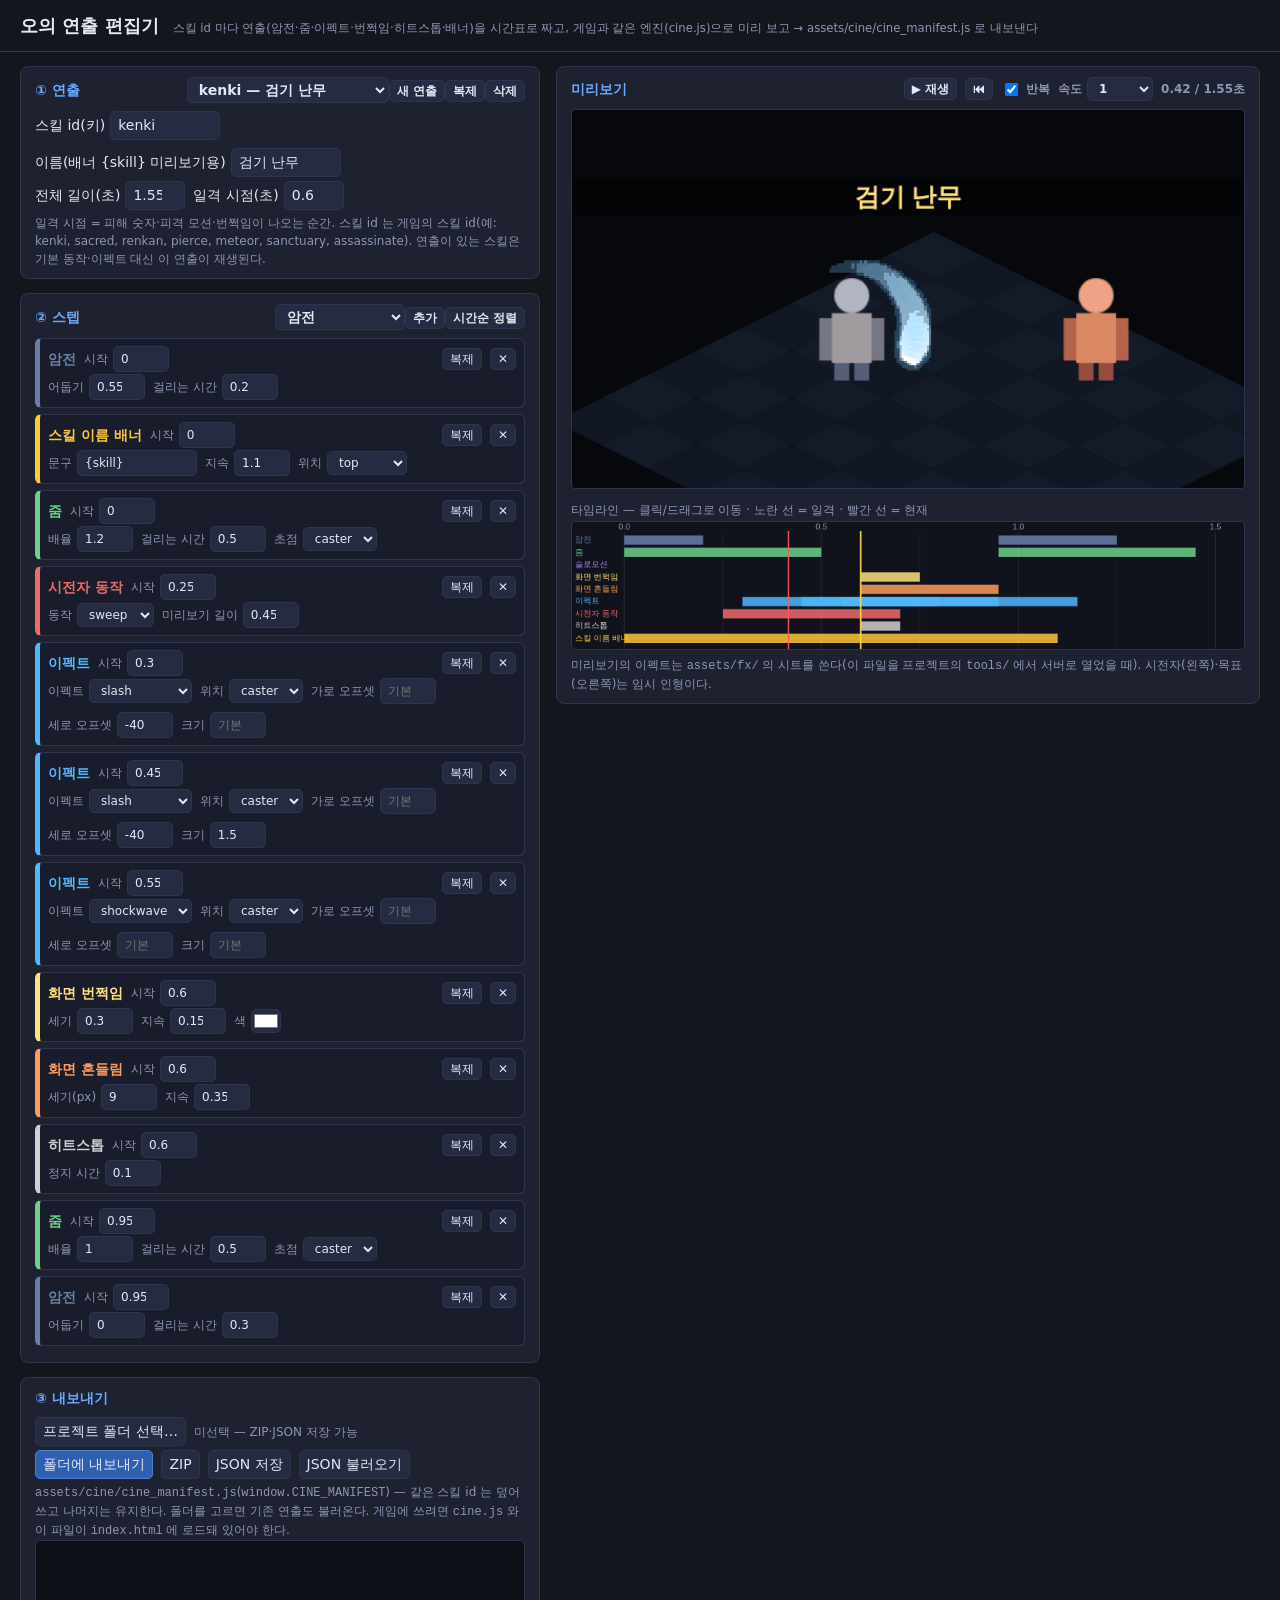
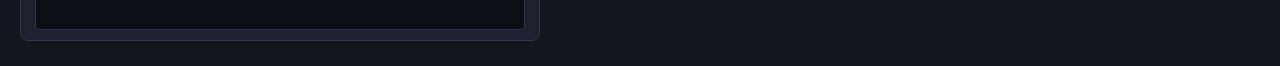
<file: tools/cine_tool.html>
<!doctype html>
<html lang="ko">
<head>
<meta charset="utf-8">
<meta name="viewport" content="width=device-width,initial-scale=1">
<title>오의 연출 편집기</title>
<style>
  :root { --bg:#14161d; --panel:#1d2130; --line:#2f3550; --txt:#e4e8f5; --dim:#8d96b4; --acc:#6aa8ff; --ok:#6fd08c; --bad:#ef6b6b; }
  * { box-sizing:border-box; }
  body { margin:0; background:var(--bg); color:var(--txt); font:14px/1.5 "Malgun Gothic",system-ui,sans-serif; }
  header { padding:12px 20px; border-bottom:1px solid var(--line); display:flex; gap:14px; align-items:baseline; flex-wrap:wrap; }
  h1 { margin:0; font-size:18px; } header small { color:var(--dim); }
  main { display:grid; grid-template-columns:minmax(0,520px) minmax(0,1fr); gap:16px; padding:14px 20px; align-items:start; }
  main > div { min-width:0; }
  @media (max-width:1100px) { main { grid-template-columns:minmax(0,1fr); } }
  section { background:var(--panel); border:1px solid var(--line); border-radius:8px; padding:10px 14px; margin-bottom:14px; }
  h2 { margin:0 0 8px; font-size:14px; color:var(--acc); display:flex; justify-content:space-between; align-items:center; gap:8px; }
  button, select, input { background:#252b40; color:var(--txt); border:1px solid var(--line); border-radius:5px; padding:3px 7px; font:inherit; }
  button { cursor:pointer; } button:hover { border-color:var(--acc); } button.primary { background:#2f5fb0; border-color:#4a7fd8; } button.sm { padding:1px 7px; font-size:12px; }
  input[type=number] { width:60px; } input[type=text] { width:100%; } input[type=color] { padding:0; width:30px; height:24px; }
  .row { display:flex; gap:8px; align-items:center; flex-wrap:wrap; margin:4px 0; } .row > label { display:flex; gap:5px; align-items:center; }
  .dim { color:var(--dim); font-size:12px; } .ok { color:var(--ok); } .bad { color:var(--bad); }
  .step { border:1px solid var(--line); border-left-width:5px; border-radius:6px; padding:5px 8px; margin-bottom:6px; background:#191d2b; }
  .step .row { margin:2px 0; } .step label { font-size:12px; color:var(--dim); } .step input[type=number] { width:56px; } .step input[type=text] { width:120px; }
  canvas { border:1px solid var(--line); border-radius:4px; max-width:100%; }
  #log { height:90px; overflow:auto; font:12px/1.5 Consolas,monospace; background:#0d0f16; border:1px solid var(--line); border-radius:5px; padding:6px; white-space:pre-wrap; }
</style>
</head>
<body>
<header><h1>오의 연출 편집기</h1><small>스킬 id 마다 연출(암전·줌·이펙트·번쩍임·히트스톱·배너)을 시간표로 짜고, 게임과 같은 엔진(cine.js)으로 미리 보고 → assets/cine/cine_manifest.js 로 내보낸다</small></header>
<main>
<div>
  <section>
    <h2>① 연출 <span><select id="cSel"></select><button class="sm" id="cNew">새 연출</button><button class="sm" id="cDup">복제</button><button class="sm" id="cDel">삭제</button></span></h2>
    <div class="row"><label>스킬 id(키) <input type="text" id="c_key" style="width:110px"></label><label>이름(배너 {skill} 미리보기용) <input type="text" id="c_name" style="width:110px"></label></div>
    <div class="row"><label>전체 길이(초) <input type="number" id="c_dur" step="0.05" min="0.3" max="6"></label><label>일격 시점(초) <input type="number" id="c_hit" step="0.05" min="0" max="6"></label></div>
    <div class="dim">일격 시점 = 피해 숫자·피격 모션·번쩍임이 나오는 순간. 스킬 id 는 게임의 스킬 id(예: kenki, sacred, renkan, pierce, meteor, sanctuary, assassinate). 연출이 있는 스킬은 기본 동작·이펙트 대신 이 연출이 재생된다.</div>
  </section>
  <section>
    <h2>② 스텝 <span><select id="addType"></select><button class="sm" id="addStep">추가</button><button class="sm" id="sortSteps">시간순 정렬</button></span></h2>
    <div id="steps"></div>
  </section>
  <section>
    <h2>③ 내보내기</h2>
    <div class="row"><button id="pickOut">프로젝트 폴더 선택…</button><span id="outInfo" class="dim">미선택 — ZIP·JSON 저장 가능</span></div>
    <div class="row"><button id="exportDir" class="primary" disabled>폴더에 내보내기</button><button id="exportZip">ZIP</button><button id="exportJson">JSON 저장</button><button id="importJson">JSON 불러오기</button></div>
    <div class="dim"><code>assets/cine/cine_manifest.js</code>(<code>window.CINE_MANIFEST</code>) — 같은 스킬 id 는 덮어쓰고 나머지는 유지한다. 폴더를 고르면 기존 연출도 불러온다. 게임에 쓰려면 <code>cine.js</code> 와 이 파일이 <code>index.html</code> 에 로드돼 있어야 한다.</div>
    <div id="log"></div>
  </section>
</div>
<div>
  <section>
    <h2>미리보기 <span class="row" style="margin:0"><button class="sm" id="play">▶ 재생</button><button class="sm" id="rewind">⏮</button><label class="dim"><input type="checkbox" id="loop" checked> 반복</label><label class="dim">속도 <select id="spd"><option>0.25</option><option>0.5</option><option selected>1</option></select></label><span class="dim" id="tinfo"></span></span></h2>
    <canvas id="stage" width="640" height="360" style="width:100%;background:#0f121b"></canvas>
    <div class="dim" style="margin:6px 0 2px">타임라인 — 클릭/드래그로 이동 · 노란 선 = 일격 · 빨간 선 = 현재</div>
    <canvas id="tl" width="900" height="170" style="width:100%;background:#10131c;cursor:ew-resize"></canvas>
    <div class="dim">미리보기의 이펙트는 <code>assets/fx/</code> 의 시트를 쓴다(이 파일을 프로젝트의 <code>tools/</code> 에서 서버로 열었을 때). 시전자(왼쪽)·목표(오른쪽)는 임시 인형이다.</div>
  </section>
</div>
</main>
<script src="../cine.js"></script>
<script src="../assets/fx/fx_manifest.js"></script>
<script>
'use strict';
const $ = id => document.getElementById(id);
const clamp = (v, a, b) => Math.max(a, Math.min(b, v));
const log = m => { const l = $('log'); l.textContent += m + '\n'; l.scrollTop = l.scrollHeight; };
const safe = s => String(s).replace(/[^\w\-@]+/g, '_').replace(/^_+|_+$/g, '');

/* ===================== 스텝 정의 ===================== */
const COLORS = { dim: '#6a7fa8', zoom: '#6fd08c', timescale: '#b58cff', flash: '#ffe27a', shake: '#ff9a5a', fx: '#4fb8ff', anim: '#ef6b6b', freeze: '#d0d0d0', banner: '#ffc83a' };
const NAMES = { dim: '암전', zoom: '줌', timescale: '슬로모션', flash: '화면 번쩍임', shake: '화면 흔들림', fx: '이펙트', anim: '시전자 동작', freeze: '히트스톱', banner: '스킬 이름 배너' };
const ACTS = ['atk', 'heavy', 'sweep', 'combo', 'shoot', 'guard', 'taunt', 'cast', 'dodge'];
// 필드: [키, 이름, 종류, 옵션/최소, 최대, 간격, 기본]
const FIELDS = {
  dim: [['to', '어둡기', 'n', 0, 1, 0.05, 0.5], ['dur', '걸리는 시간', 'n', 0.05, 3, 0.05, 0.25]],
  zoom: [['to', '배율', 'n', 1, 2.5, 0.05, 1.3], ['dur', '걸리는 시간', 'n', 0.05, 3, 0.05, 0.3], ['focus', '초점', 's', ['target', 'caster', 'mid'], 0, 0, 'target']],
  timescale: [['to', '속도', 'n', 0.05, 1, 0.05, 0.4], ['dur', '걸리는 시간', 'n', 0.05, 3, 0.05, 0.15]],
  flash: [['alpha', '세기', 'n', 0, 1, 0.05, 0.6], ['dur', '지속', 'n', 0.05, 2, 0.05, 0.15], ['color', '색', 'c', 0, 0, 0, '#ffffff']],
  shake: [['amp', '세기(px)', 'n', 1, 30, 1, 8], ['dur', '지속', 'n', 0.05, 2, 0.05, 0.3]],
  fx: [['name', '이펙트', 'fx', 0, 0, 0, 'slash'], ['at', '위치', 's', ['target', 'caster'], 0, 0, 'target'], ['ox', '가로 오프셋', 'o', -128, 128, 1, undefined], ['oy', '세로 오프셋', 'o', -192, 128, 1, undefined], ['scale', '크기', 'o', 0.25, 3, 0.05, undefined]],
  anim: [['act', '동작', 's', ACTS, 0, 0, 'heavy'], ['dur', '미리보기 길이', 'n', 0.1, 2, 0.05, 0.4]],
  freeze: [['dur', '정지 시간', 'n', 0.03, 0.25, 0.01, 0.1]],
  banner: [['text', '문구', 't', 0, 0, 0, '{skill}'], ['dur', '지속', 'n', 0.2, 4, 0.1, 1.2], ['pos', '위치', 's', ['top', 'bottom'], 0, 0, 'top']],
};
const newStep = (type, t = 0) => { const s = { t, type }; for (const f of FIELDS[type]) if (f[6] !== undefined) s[f[0]] = f[6]; return s; };
const DEF = () => ({ name: '새 오의', dur: 1.5, hit: 0.6, steps: [newStep('dim', 0), newStep('banner', 0), newStep('fx', 0.4), newStep('flash', 0.6), newStep('shake', 0.6), newStep('dim', 0.95)].map(s => s.type === 'dim' && s.t > 0 ? Object.assign(s, { to: 0 }) : s) });

/* ===================== 상태 ===================== */
const st = { cine: {}, key: '', t: 0, playing: true, hold: 0, outDir: null, imgs: {}, last: performance.now() };
function loadFxImages() { const fm = window.FX_MANIFEST || {}; for (const n in fm) { if (st.imgs[n]) continue; const im = new Image(); im.onload = () => { st.imgs[n].ok = true; }; im.src = '../' + fm[n].path; st.imgs[n] = { im, m: fm[n], ok: false }; } }
const fxInfo = name => { const f = st.imgs[name]; return f ? { fps: f.m.fps, n: f.m.n } : null; };
const cur = () => st.cine[st.key];

/* ===================== 스텝 편집 UI ===================== */
function renderSelect() { const s = $('cSel'); s.innerHTML = ''; for (const k in st.cine) { const o = document.createElement('option'); o.value = k; o.textContent = `${k} — ${st.cine[k].name || ''}`; s.appendChild(o); } s.value = st.key; }
function renderMeta() { const c = cur(); if (!c) return; $('c_key').value = st.key; $('c_name').value = c.name || ''; $('c_dur').value = c.dur; $('c_hit').value = c.hit; }
function renderSteps() {
  const box = $('steps'); box.innerHTML = ''; const c = cur(); if (!c) return;
  c.steps.forEach((s, i) => { const d = document.createElement('div'); d.className = 'step'; d.style.borderLeftColor = COLORS[s.type];
    const fx = Object.keys(window.FX_MANIFEST || {});
    let html = `<div class="row"><b style="color:${COLORS[s.type]}">${NAMES[s.type]}</b><label>시작 <input type="number" data-k="t" value="${s.t}" step="0.05" min="0" max="8"></label><span style="flex:1"></span><button class="sm" data-a="cp">복제</button><button class="sm" data-a="del">✕</button></div><div class="row">`;
    for (const [k, nm, kind, a, b, stp] of FIELDS[s.type]) { const v = s[k];
      if (kind === 'n') html += `<label>${nm} <input type="number" data-k="${k}" value="${v}" min="${a}" max="${b}" step="${stp}"></label>`;
      else if (kind === 'o') html += `<label>${nm} <input type="number" data-k="${k}" data-opt="1" value="${v === undefined ? '' : v}" placeholder="기본" min="${a}" max="${b}" step="${stp}"></label>`;
      else if (kind === 'c') html += `<label>${nm} <input type="color" data-k="${k}" value="${v || '#ffffff'}"></label>`;
      else if (kind === 't') html += `<label>${nm} <input type="text" data-k="${k}" value="${v || ''}"></label>`;
      else if (kind === 's') html += `<label>${nm} <select data-k="${k}">${a.map(o => `<option ${o === v ? 'selected' : ''}>${o}</option>`).join('')}</select></label>`;
      else if (kind === 'fx') html += `<label>${nm} <select data-k="${k}">${(fx.includes(v) ? fx : fx.concat(v ? [v] : [])).map(o => `<option ${o === v ? 'selected' : ''}>${o}</option>`).join('')}</select></label>`; }
    d.innerHTML = html + '</div>';
    d.querySelectorAll('[data-k]').forEach(el => { const f = () => { const k = el.dataset.k; let v = el.type === 'number' ? (el.value === '' && el.dataset.opt ? undefined : +el.value) : el.value; if (v === undefined) delete s[k]; else s[k] = v; if (k === 't') { /* 타임라인만 갱신 */ } }; el.oninput = el.onchange = f; });
    d.querySelectorAll('[data-a]').forEach(b => b.onclick = () => { if (b.dataset.a === 'del') c.steps.splice(i, 1); else c.steps.splice(i + 1, 0, JSON.parse(JSON.stringify(s))); renderSteps(); });
    box.appendChild(d); });
}
for (const k in NAMES) { const o = document.createElement('option'); o.value = k; o.textContent = NAMES[k]; $('addType').appendChild(o); }
$('addStep').onclick = () => { const c = cur(); if (!c) return; c.steps.push(newStep($('addType').value, +(st.t).toFixed(2))); renderSteps(); };
$('sortSteps').onclick = () => { const c = cur(); if (c) { c.steps.sort((a, b) => a.t - b.t); renderSteps(); } };
$('cSel').onchange = () => { st.key = $('cSel').value; st.t = 0; renderMeta(); renderSteps(); };
$('cNew').onclick = () => { let k = 'skill' + (Object.keys(st.cine).length + 1); while (st.cine[k]) k += '_'; st.cine[k] = DEF(); st.key = k; renderSelect(); renderMeta(); renderSteps(); };
$('cDup').onclick = () => { const c = cur(); if (!c) return; let k = st.key + '_copy'; while (st.cine[k]) k += '_'; st.cine[k] = JSON.parse(JSON.stringify(c)); st.key = k; renderSelect(); renderMeta(); renderSteps(); };
$('cDel').onclick = () => { if (Object.keys(st.cine).length < 2) return; if (!confirm(`"${st.key}" 연출을 삭제할까?`)) return; delete st.cine[st.key]; st.key = Object.keys(st.cine)[0]; renderSelect(); renderMeta(); renderSteps(); };
$('c_key').onchange = () => { const nk = safe($('c_key').value); if (!nk || nk === st.key || st.cine[nk]) { $('c_key').value = st.key; return; } st.cine[nk] = st.cine[st.key]; delete st.cine[st.key]; st.key = nk; renderSelect(); };
$('c_name').oninput = () => { cur().name = $('c_name').value; };
$('c_dur').oninput = () => { cur().dur = clamp(+$('c_dur').value || 1, 0.3, 6); };
$('c_hit').oninput = () => { cur().hit = clamp(+$('c_hit').value || 0, 0, 6); };

/* ===================== 미리보기 ===================== */
const dummy = (() => { const c = document.createElement('canvas'); c.width = c.height = 128; const x = c.getContext('2d'); x.fillStyle = '#8a6a44'; x.fillRect(38, 52, 11, 34); x.fillRect(79, 52, 11, 34); x.fillStyle = '#c9a36a'; x.fillRect(48, 48, 32, 40); x.fillStyle = '#e8c9a0'; x.beginPath(); x.arc(64, 34, 14, 0, 7); x.fill(); x.fillStyle = '#5a4630'; x.fillRect(50, 88, 12, 14); x.fillRect(66, 88, 12, 14); return c; })();
const tinted = (src, col) => { const c = document.createElement('canvas'); c.width = c.height = 128; const x = c.getContext('2d'); x.drawImage(src, 0, 0); x.globalCompositeOperation = 'source-atop'; x.fillStyle = col; x.fillRect(0, 0, 128, 128); return c; };
const CASTER = tinted(dummy, 'rgba(80,140,255,.35)'), TARGET = tinted(dummy, 'rgba(255,90,90,.35)'), WHITE = tinted(dummy, 'rgba(255,255,255,.9)');
const POS = { caster: [190, 250], target: [450, 250] }; // 발 위치
function drawStage(c, t) {
  const cv = $('stage'), x = cv.getContext('2d'), W = cv.width, H = cv.height, cs = Cine.sample(c, t, fxInfo); x.clearRect(0, 0, W, H); x.save();
  if (cs.shake > 0) { const r = Math.sin(t * 91) * cs.shake, r2 = Math.cos(t * 73) * cs.shake; x.translate(r, r2 * 0.6); }
  const chest = k => [POS[k][0], POS[k][1] - 40], foc = cs.focus === 'caster' ? chest('caster') : cs.focus === 'mid' ? [(chest('caster')[0] + chest('target')[0]) / 2, chest('target')[1]] : chest('target');
  if (cs.zoom !== 1) { x.translate(foc[0], foc[1]); x.scale(cs.zoom, cs.zoom); x.translate(-foc[0], -foc[1]); }
  // 바닥(타일): 쿼터뷰 마름모 격자
  for (let gy = 0; gy < 8; gy++) for (let gx = 0; gx < 8; gx++) { const sx = W / 2 + (gx - gy) * 38, sy = 150 + (gx + gy) * 19; x.fillStyle = (gx + gy) % 2 ? '#26334f' : '#2a3a5a'; x.beginPath(); x.moveTo(sx, sy - 19); x.lineTo(sx + 38, sy); x.lineTo(sx, sy + 19); x.lineTo(sx - 38, sy); x.closePath(); x.fill(); }
  if (cs.dim > 0) { x.fillStyle = `rgba(0,0,0,${cs.dim})`; x.fillRect(-W, -H, W * 3, H * 3); } // 유닛 아래에서 타일만 어둡게
  const u = (img, k, dx) => { x.drawImage(img, POS[k][0] - 64 + dx, POS[k][1] - 102, 128, 128); };
  u(CASTER, 'caster', cs.lunge * 70); const since = t - c.hit; u(since >= 0 && since < 0.1 ? WHITE : TARGET, 'target', 0);
  x.save(); x.imageSmoothingEnabled = false;
  for (const f of cs.fx) { const im = st.imgs[f.name]; if (!im || !im.ok) continue; const m = im.m, p = POS[f.at === 'caster' ? 'caster' : 'target'], sz = m.cell * (f.scale !== undefined ? f.scale : (m.scale || 1)), ox = f.ox !== undefined ? f.ox : (m.ox || 0), oy = f.oy !== undefined ? f.oy : (m.oy === undefined ? -34 : m.oy), lx = f.at === 'caster' ? cs.lunge * 70 : 0;
    x.drawImage(im.im, f.fr * m.cell, 0, m.cell, m.cell, p[0] + lx + ox - sz / 2, p[1] + oy - sz / 2, sz, sz); }
  x.restore(); x.restore();
  for (const f of cs.flash) { x.fillStyle = f.color; x.globalAlpha = clamp(f.a, 0, 1); x.fillRect(0, 0, W, H); } x.globalAlpha = 1;
  if (cs.banner) { const b = cs.banner, p = b.p, a = p < 0.15 ? p / 0.15 : p > 0.8 ? (1 - p) / 0.2 : 1, slide = Math.pow(1 - Math.min(1, p / 0.2), 2) * 100, text = (b.text || '{skill}').replace('{skill}', c.name || ''), y0 = b.pos === 'bottom' ? H - 44 : 64; x.save(); x.globalAlpha = clamp(a, 0, 1); x.fillStyle = 'rgba(0,0,0,.45)'; x.fillRect(0, y0, W, 36); x.font = '900 24px "Malgun Gothic",sans-serif'; x.textAlign = 'center'; x.lineWidth = 4; x.strokeStyle = '#000'; x.strokeText(text, W / 2 - slide, y0 + 27); x.fillStyle = '#ffe27a'; x.fillText(text, W / 2 - slide, y0 + 27); x.restore(); }
  $('tinfo').textContent = `${t.toFixed(2)} / ${c.dur.toFixed(2)}초${cs.ts < 0.99 ? ` · 슬로모션 ×${cs.ts.toFixed(2)}` : ''}${st.hold > 0 ? ' · 히트스톱' : ''}`;
}
function drawTimeline(c, t) {
  const cv = $('tl'), x = cv.getContext('2d'), W = cv.width, H = cv.height, L = 70, R = W - 12, T = Math.max(c.dur, 0.5), px = s => L + (R - L) * s / T, types = Object.keys(NAMES), lh = (H - 22) / types.length; x.clearRect(0, 0, W, H);
  x.font = '11px sans-serif'; x.textBaseline = 'middle';
  for (let s = 0; s <= T + 0.001; s += 0.25) { x.strokeStyle = s % 0.5 === 0 ? 'rgba(255,255,255,.14)' : 'rgba(255,255,255,.06)'; x.beginPath(); x.moveTo(px(s), 14); x.lineTo(px(s), H); x.stroke(); if (s % 0.5 === 0) { x.fillStyle = '#8d96b4'; x.textAlign = 'center'; x.fillText(s.toFixed(1), px(s), 7); } }
  types.forEach((ty, i) => { const y = 16 + i * lh; x.fillStyle = COLORS[ty]; x.textAlign = 'left'; x.fillText(NAMES[ty], 4, y + lh / 2);
    c.steps.filter(s => s.type === ty).forEach(s => { let d = s.dur || 0.1; if (ty === 'fx') { const f = fxInfo(s.name); d = f ? f.n / f.fps : 0.4; } x.fillStyle = COLORS[ty]; x.globalAlpha = 0.85; x.fillRect(px(s.t), y + 2, Math.max(4, px(s.t + d) - px(s.t)), lh - 4); x.globalAlpha = 1; }); });
  x.strokeStyle = '#ffd24a'; x.lineWidth = 2; x.beginPath(); x.moveTo(px(c.hit), 12); x.lineTo(px(c.hit), H); x.stroke(); x.strokeStyle = '#ff5a5a'; x.beginPath(); x.moveTo(px(t), 12); x.lineTo(px(t), H); x.stroke(); x.lineWidth = 1;
  cv._px = { L, R, T };
}
let drag = false; const scrub = e => { const cv = $('tl'), r = cv.getBoundingClientRect(), p = cv._px, xx = (e.clientX - r.left) * cv.width / r.width; st.t = clamp((xx - p.L) / (p.R - p.L) * p.T, 0, cur().dur); st.hold = 0; };
$('tl').onmousedown = e => { drag = true; st.playing = false; $('play').textContent = '▶ 재생'; scrub(e); }; window.addEventListener('mousemove', e => { if (drag) scrub(e); }); window.addEventListener('mouseup', () => { drag = false; });
$('play').onclick = () => { st.playing = !st.playing; $('play').textContent = st.playing ? '⏸ 정지' : '▶ 재생'; };
$('rewind').onclick = () => { st.t = 0; st.hold = 0; };
function tick(now) {
  const dt = Math.min(0.1, (now - st.last) / 1000); st.last = now; const c = cur();
  if (c) { if (st.playing) { if (st.hold > 0) st.hold -= dt; else { const t0 = st.t; st.t += dt * +$('spd').value; for (const s of Cine.events(c, t0, st.t)) if (s.type === 'freeze') st.hold = Math.max(st.hold, (s.dur || 0.1) / +$('spd').value); if (st.t >= c.dur) { if ($('loop').checked) { st.t = 0; } else { st.t = c.dur; st.playing = false; $('play').textContent = '▶ 재생'; } } } }
    drawStage(c, st.t); drawTimeline(c, st.t); }
  requestAnimationFrame(tick);
}

/* ===================== 불러오기·내보내기 ===================== */
const DATA_RE = /\/\*DATA\*\/([\s\S]*?)\/\*END\*\//;
const parseManifest = txt => { const m = DATA_RE.exec(txt); if (!m) throw new Error('cine_manifest.js 형식이 아니다'); return JSON.parse(m[1]); };
const manText = data => `// 오의(필살기) 연출 데이터 — 스킬 id 를 키로 한다. 편집: tools/cine_tool.html (규격은 cine.js 머리 주석). 같은 이름은 덮어쓰고 나머지는 유지한다\nwindow.CINE_MANIFEST = Object.assign(window.CINE_MANIFEST || {}, /*DATA*/${JSON.stringify(data, null, 1)}/*END*/);\n`;
function clean(c) { const o = JSON.parse(JSON.stringify(c)); o.steps.sort((a, b) => a.t - b.t); return o; }
const allClean = () => Object.fromEntries(Object.entries(st.cine).map(([k, c]) => [k, clean(c)]));
async function writeFile(dir, path, data) { const parts = path.split('/'), name = parts.pop(); let h = dir; for (const q of parts) h = await h.getDirectoryHandle(q, { create: true }); const fh = await h.getFileHandle(name, { create: true }), w = await fh.createWritable(); await w.write(data); await w.close(); }
async function readText(dir, path) { try { const parts = path.split('/'), name = parts.pop(); let h = dir; for (const q of parts) h = await h.getDirectoryHandle(q); return await (await h.getFileHandle(name)).getFile().then(f => f.text()); } catch (e) { return null; } }
$('pickOut').onclick = async () => { if (!window.showDirectoryPicker) { log('이 브라우저는 폴더 쓰기를 지원하지 않는다. ZIP/JSON 저장을 쓴다.'); return; } try { st.outDir = await showDirectoryPicker({ mode: 'readwrite' }); $('outInfo').textContent = st.outDir.name; $('exportDir').disabled = false;
  const t = await readText(st.outDir, 'assets/cine/cine_manifest.js'); if (t) { const old = parseManifest(t); let n = 0; for (const k in old) if (!st.cine[k]) { st.cine[k] = old[k]; n++; } else { st.cine[k] = old[k]; n++; } st.key = Object.keys(st.cine)[0]; renderSelect(); renderMeta(); renderSteps(); log(`폴더의 기존 연출 ${n}개를 불러왔다.`); } } catch (e) { log('폴더 선택/읽기 실패: ' + e.message); } };
$('exportDir').onclick = async () => { try { let data = {}; const t = await readText(st.outDir, 'assets/cine/cine_manifest.js'); if (t) try { data = parseManifest(t); } catch (e) { } Object.assign(data, allClean()); await writeFile(st.outDir, 'assets/cine/cine_manifest.js', manText(data)); log(`저장: assets/cine/cine_manifest.js (연출 ${Object.keys(data).length}개). 게임의 ?v= 캐시 번호를 올려 새로고침한다.`); } catch (e) { log('실패: ' + e.message); } };
const CRC = (() => { const t = new Uint32Array(256); for (let n = 0; n < 256; n++) { let c = n; for (let k = 0; k < 8; k++) c = c & 1 ? 0xEDB88320 ^ (c >>> 1) : c >>> 1; t[n] = c >>> 0; } return t; })(), crc32 = u => { let c = 0xFFFFFFFF; for (let i = 0; i < u.length; i++) c = CRC[(c ^ u[i]) & 255] ^ (c >>> 8); return (c ^ 0xFFFFFFFF) >>> 0; };
function makeZip(files) { const enc = new TextEncoder(), parts = [], cen = []; let off = 0; for (const f of files) { const nm = enc.encode(f.path), d = enc.encode(f.text), crc = crc32(d), h = new DataView(new ArrayBuffer(30)); h.setUint32(0, 0x04034b50, true); h.setUint16(4, 20, true); h.setUint16(6, 0x0800, true); h.setUint16(12, 0x21, true); h.setUint32(14, crc, true); h.setUint32(18, d.length, true); h.setUint32(22, d.length, true); h.setUint16(26, nm.length, true); parts.push(new Uint8Array(h.buffer), nm, d); const c = new DataView(new ArrayBuffer(46)); c.setUint32(0, 0x02014b50, true); c.setUint16(4, 20, true); c.setUint16(6, 20, true); c.setUint16(8, 0x0800, true); c.setUint16(14, 0x21, true); c.setUint32(16, crc, true); c.setUint32(20, d.length, true); c.setUint32(24, d.length, true); c.setUint16(28, nm.length, true); c.setUint32(42, off, true); cen.push(new Uint8Array(c.buffer), nm); off += 30 + nm.length + d.length; }
  const cs = cen.reduce((a, b) => a + b.length, 0), e = new DataView(new ArrayBuffer(22)); e.setUint32(0, 0x06054b50, true); e.setUint16(8, files.length, true); e.setUint16(10, files.length, true); e.setUint32(12, cs, true); e.setUint32(16, off, true); return new Blob([...parts, ...cen, new Uint8Array(e.buffer)], { type: 'application/zip' }); }
const download = (blob, name) => { const a = document.createElement('a'); a.href = URL.createObjectURL(blob); a.download = name; a.click(); };
$('exportZip').onclick = () => { download(makeZip([{ path: 'assets/cine/cine_manifest.js', text: manText(allClean()) }]), 'cine_export.zip'); log('ZIP 저장 (이 편집기의 연출 전체가 담긴다 — 기존 파일과는 직접 합치거나 폴더 내보내기를 쓴다)'); };
$('exportJson').onclick = () => download(new Blob([JSON.stringify(allClean(), null, 1)], { type: 'application/json' }), 'cine_recipes.json');
$('importJson').onclick = () => { const i = document.createElement('input'); i.type = 'file'; i.accept = '.json,.js'; i.onchange = async () => { try { const t = await i.files[0].text(), o = /\.js$/i.test(i.files[0].name) ? parseManifest(t) : JSON.parse(t); for (const k in o) st.cine[safe(k)] = o[k]; st.key = Object.keys(st.cine)[0]; renderSelect(); renderMeta(); renderSteps(); log('불러왔다.'); } catch (e) { log('불러오기 실패: ' + e.message); } }; i.click(); };

/* ===================== 시작 ===================== */
loadFxImages();
fetch('../assets/cine/cine_manifest.js').then(r => r.ok ? r.text() : Promise.reject()).then(t => { st.cine = parseManifest(t); }).catch(() => { st.cine = { new_skill: DEF() }; }).then(() => { st.key = Object.keys(st.cine)[0]; renderSelect(); renderMeta(); renderSteps(); requestAnimationFrame(tick); });
window.__cine = { st, drawStage, parseManifest, manText, allClean, makeZip, FIELDS, newStep, DEF };
</script>
</body>
</html>
</file>
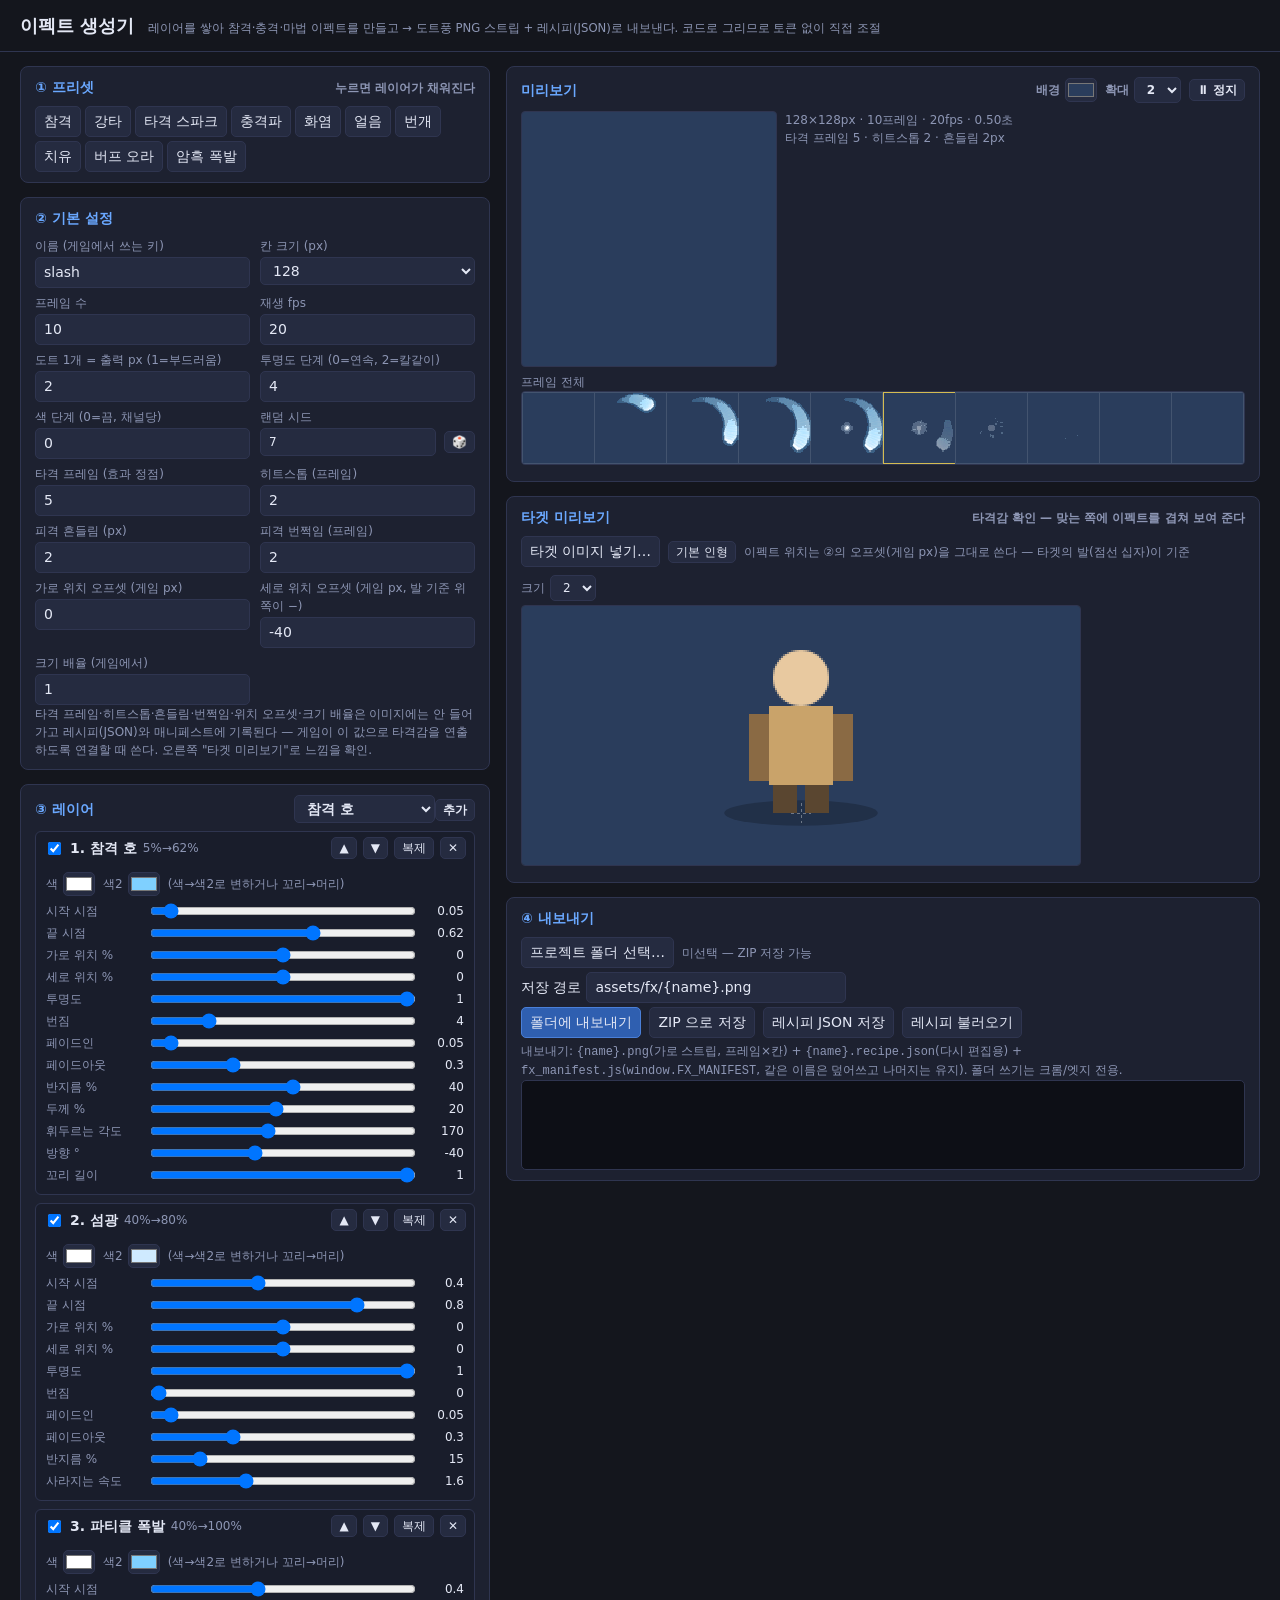
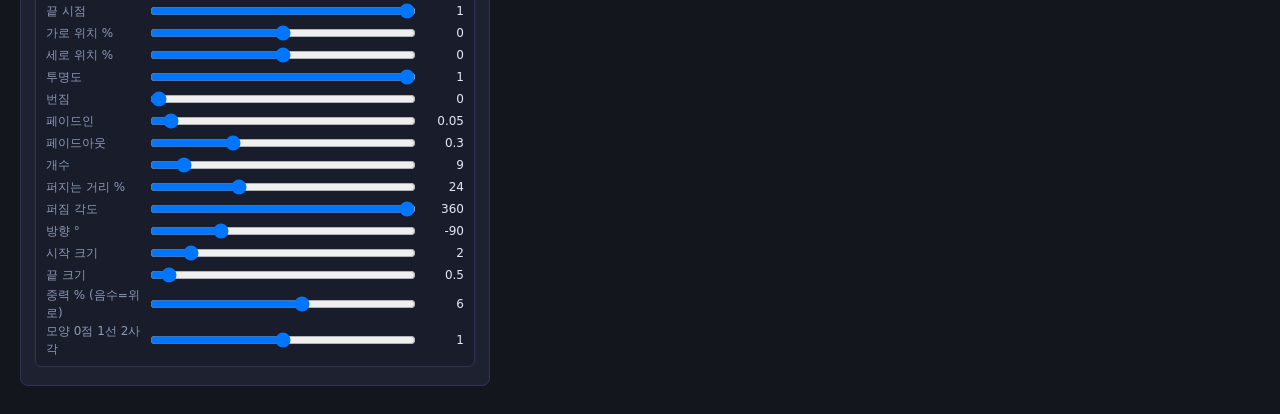
<file: tools/fx_tool.html>
<!doctype html>
<html lang="ko">
<head>
<meta charset="utf-8">
<meta name="viewport" content="width=device-width,initial-scale=1">
<title>이펙트 생성기</title>
<style>
  :root { --bg:#14161d; --panel:#1d2130; --line:#2f3550; --txt:#e4e8f5; --dim:#8d96b4; --acc:#6aa8ff; --ok:#6fd08c; --bad:#ef6b6b; }
  * { box-sizing:border-box; }
  body { margin:0; background:var(--bg); color:var(--txt); font:14px/1.5 "Malgun Gothic",system-ui,sans-serif; }
  header { padding:12px 20px; border-bottom:1px solid var(--line); display:flex; gap:14px; align-items:baseline; flex-wrap:wrap; }
  h1 { margin:0; font-size:18px; } header small { color:var(--dim); }
  main { display:grid; grid-template-columns:minmax(0,470px) minmax(0,1fr); gap:16px; padding:14px 20px; align-items:start; }
  main > div { min-width:0; }
  @media (max-width:1100px) { main { grid-template-columns:minmax(0,1fr); } }
  section { background:var(--panel); border:1px solid var(--line); border-radius:8px; padding:10px 14px; margin-bottom:14px; }
  h2 { margin:0 0 8px; font-size:14px; color:var(--acc); display:flex; justify-content:space-between; align-items:center; gap:8px; }
  button, select, input { background:#252b40; color:var(--txt); border:1px solid var(--line); border-radius:5px; padding:4px 8px; font:inherit; }
  button { cursor:pointer; } button:hover { border-color:var(--acc); } button.primary { background:#2f5fb0; border-color:#4a7fd8; } button.on { background:#3b4a78; border-color:var(--acc); }
  button.sm { padding:1px 7px; font-size:12px; }
  input[type=number] { width:64px; } input[type=text] { width:100%; } input[type=color] { padding:0; width:32px; height:24px; } input[type=range] { padding:0; width:100%; }
  .row { display:flex; gap:8px; align-items:center; flex-wrap:wrap; margin:4px 0; } .row > label { display:flex; gap:5px; align-items:center; }
  .dim { color:var(--dim); font-size:12px; } .ok { color:var(--ok); } .bad { color:var(--bad); }
  .grid2 { display:grid; grid-template-columns:repeat(2,minmax(0,1fr)); gap:6px 10px; } .grid2 label { display:flex; flex-direction:column; font-size:12px; color:var(--dim); gap:2px; min-width:0; }
  .grid2 label > input:not([type=color]), .grid2 label > select { width:100%; min-width:0; color:var(--txt); font-size:14px; }
  .chk { background-image:linear-gradient(45deg,#222 25%,transparent 25%,transparent 75%,#222 75%),linear-gradient(45deg,#222 25%,transparent 25%,transparent 75%,#222 75%); background-color:#2c2c2c; background-size:12px 12px; background-position:0 0,6px 6px; }
  canvas { image-rendering:pixelated; border:1px solid var(--line); border-radius:4px; max-width:100%; }
  .layer { border:1px solid var(--line); border-radius:6px; margin-bottom:8px; background:#191d2b; } .layer > summary { padding:5px 8px; cursor:pointer; display:flex; gap:6px; align-items:center; } .layer .body { padding:4px 10px 8px; }
  .layer .pr { display:grid; grid-template-columns:96px 1fr 44px; gap:6px; align-items:center; font-size:12px; color:var(--dim); } .layer .pr span:last-child { text-align:right; color:var(--txt); }
  #log { height:90px; overflow:auto; font:12px/1.5 Consolas,monospace; background:#0d0f16; border:1px solid var(--line); border-radius:5px; padding:6px; white-space:pre-wrap; }
  #strip { width:100%; } #target { width:100%; max-width:560px; }
  .chips { display:flex; flex-wrap:wrap; gap:4px; }
</style>
</head>
<body>
<header><h1>이펙트 생성기</h1><small>레이어를 쌓아 참격·충격·마법 이펙트를 만들고 → 도트풍 PNG 스트립 + 레시피(JSON)로 내보낸다. 코드로 그리므로 토큰 없이 직접 조절</small></header>
<main>
<div>
  <section>
    <h2>① 프리셋 <span class="dim">누르면 레이어가 채워진다</span></h2>
    <div class="chips" id="presets"></div>
  </section>
  <section>
    <h2>② 기본 설정</h2>
    <div class="grid2">
      <label>이름 (게임에서 쓰는 키)<input type="text" id="g_name"></label>
      <label>칸 크기 (px)<select id="g_size"><option>32</option><option>48</option><option>64</option><option>96</option><option selected>128</option><option>192</option><option>256</option></select></label>
      <label>프레임 수<input type="number" id="g_frames" min="2" max="48"></label>
      <label>재생 fps<input type="number" id="g_fps" min="1" max="60"></label>
      <label>도트 1개 = 출력 px (1=부드러움)<input type="number" id="g_ps" min="1" max="8"></label>
      <label>투명도 단계 (0=연속, 2=칼같이)<input type="number" id="g_alphaLevels" min="0" max="16"></label>
      <label>색 단계 (0=끔, 채널당)<input type="number" id="g_colorLevels" min="0" max="32"></label>
      <label>랜덤 시드<span class="row" style="margin:0"><input type="number" id="g_seed" style="flex:1"><button class="sm" id="reseed">🎲</button></span></label>
      <label>타격 프레임 (효과 정점)<input type="number" id="g_hit" min="0" max="47"></label>
      <label>히트스톱 (프레임)<input type="number" id="g_hitStop" min="0" max="12"></label>
      <label>피격 흔들림 (px)<input type="number" id="g_shake" min="0" max="12"></label>
      <label>피격 번쩍임 (프레임)<input type="number" id="g_flashFrames" min="0" max="6"></label>
      <label>가로 위치 오프셋 (게임 px)<input type="number" id="g_ox" min="-128" max="128"></label>
      <label>세로 위치 오프셋 (게임 px, 발 기준 위쪽이 −)<input type="number" id="g_oy" min="-192" max="128"></label>
      <label>크기 배율 (게임에서)<input type="number" id="g_scale" min="0.25" max="3" step="0.05"></label>
    </div>
    <div class="dim">타격 프레임·히트스톱·흔들림·번쩍임·위치 오프셋·크기 배율은 이미지에는 안 들어가고 레시피(JSON)와 매니페스트에 기록된다 — 게임이 이 값으로 타격감을 연출하도록 연결할 때 쓴다. 오른쪽 "타겟 미리보기"로 느낌을 확인.</div>
  </section>
  <section>
    <h2>③ 레이어 <span><select id="addType"></select><button class="sm" id="addLayer">추가</button></span></h2>
    <div id="layers"></div>
  </section>
</div>
<div>
  <section>
    <h2>미리보기 <span class="row" style="margin:0"><label class="dim">배경 <input type="color" id="bg" value="#2a3d5c"></label><label class="dim">확대 <select id="zoom"><option>1</option><option selected>2</option><option>3</option><option>4</option></select></label><button class="sm" id="play">⏸ 정지</button></span></h2>
    <div class="row" style="align-items:flex-start"><canvas id="main" class="chk" width="128" height="128"></canvas><div class="dim" id="info"></div></div>
    <div class="dim" style="margin-top:6px">프레임 전체</div>
    <canvas id="strip" class="chk" width="10" height="10"></canvas>
  </section>
  <section>
    <h2>타겟 미리보기 <span class="dim">타격감 확인 — 맞는 쪽에 이펙트를 겹쳐 보여 준다</span></h2>
    <div class="row"><button id="pickTarget">타겟 이미지 넣기…</button><button id="clearTarget" class="sm">기본 인형</button><span class="dim">이펙트 위치는 ②의 오프셋(게임 px)을 그대로 쓴다 — 타겟의 발(점선 십자)이 기준</span><label class="dim">크기 <select id="t_zoom"><option>1</option><option selected>2</option><option>3</option></select></label></div>
    <canvas id="target" class="chk" width="560" height="260"></canvas>
  </section>
  <section>
    <h2>④ 내보내기</h2>
    <div class="row"><button id="pickOut">프로젝트 폴더 선택…</button><span id="outInfo" class="dim">미선택 — ZIP 저장 가능</span></div>
    <div class="row"><label>저장 경로 <input type="text" id="e_path" value="assets/fx/{name}.png" style="width:260px"></label></div>
    <div class="row"><button id="exportDir" class="primary" disabled>폴더에 내보내기</button><button id="exportZip">ZIP 으로 저장</button><button id="saveRecipe">레시피 JSON 저장</button><button id="loadRecipe">레시피 불러오기</button></div>
    <div class="dim">내보내기: <code>{name}.png</code>(가로 스트립, 프레임×칸) + <code>{name}.recipe.json</code>(다시 편집용) + <code>fx_manifest.js</code>(<code>window.FX_MANIFEST</code>, 같은 이름은 덮어쓰고 나머지는 유지). 폴더 쓰기는 크롬/엣지 전용.</div>
    <div id="log"></div>
  </section>
</div>
</main>
<script>
'use strict';
const $ = id => document.getElementById(id);
const clamp = (v, a, b) => Math.max(a, Math.min(b, v)), lerp = (a, b, t) => a + (b - a) * t;
const mk = (w, h) => { const c = document.createElement('canvas'); c.width = Math.max(1, Math.round(w)); c.height = Math.max(1, Math.round(h)); return c; };
const log = m => { const l = $('log'); l.textContent += m + '\n'; l.scrollTop = l.scrollHeight; };
const safe = s => String(s).replace(/[^\w가-힣\-]+/g, '_').replace(/^_+|_+$/g, '');
const hex2rgb = h => [1, 3, 5].map(i => parseInt(h.slice(i, i + 2), 16));
const mix = (a, b, t) => { const A = hex2rgb(a), B = hex2rgb(b); return [0, 1, 2].map(i => A[i] + (B[i] - A[i]) * t); };
const rgba = (c, a) => `rgba(${Math.round(c[0])},${Math.round(c[1])},${Math.round(c[2])},${clamp(a, 0, 1)})`;
function rng(seed) { let a = seed | 0; return () => { a = (a + 0x6D2B79F5) | 0; let t = Math.imul(a ^ (a >>> 15), 1 | a); t = (t + Math.imul(t ^ (t >>> 7), 61 | t)) ^ t; return ((t ^ (t >>> 14)) >>> 0) / 4294967296; }; }
const EASE = { lin: t => t, out: t => 1 - Math.pow(1 - t, 3), in: t => t * t * t, io: t => t < 0.5 ? 4 * t * t * t : 1 - Math.pow(-2 * t + 2, 3) / 2 };

/* ===================== 레이어 정의 (스키마) ===================== */
// [키, 이름, 최소, 최대, 간격, 기본값]
const COMMON = [['start', '시작 시점', 0, 1, 0.01, 0], ['end', '끝 시점', 0, 1, 0.01, 1], ['x', '가로 위치 %', -50, 50, 1, 0], ['y', '세로 위치 %', -50, 50, 1, 0], ['alpha', '투명도', 0, 1, 0.05, 1], ['glow', '번짐', 0, 20, 1, 0], ['fadeIn', '페이드인', 0, 1, 0.05, 0.05], ['fadeOut', '페이드아웃', 0, 1, 0.05, 0.3]];
const TYPES = {
  arc: { name: '참격 호', params: [['radius', '반지름 %', 5, 70, 1, 40], ['thick', '두께 %', 2, 40, 1, 20], ['sweep', '휘두르는 각도', 20, 360, 5, 170], ['angle', '방향 °', -180, 180, 5, -40], ['tail', '꼬리 길이', 0.1, 1, 0.05, 1]] },
  ring: { name: '충격파 링', params: [['r0', '시작 반지름 %', 0, 60, 1, 4], ['r1', '끝 반지름 %', 5, 80, 1, 38], ['w0', '시작 두께 %', 0.5, 20, 0.5, 5], ['w1', '끝 두께 %', 0.5, 20, 0.5, 1], ['squash', '세로 비율(0.5=쿼터뷰)', 0.2, 1, 0.05, 0.55]] },
  flash: { name: '섬광', params: [['radius', '반지름 %', 4, 70, 1, 24], ['decay', '사라지는 속도', 0.3, 4, 0.1, 1.6]] },
  burst: { name: '파티클 폭발', params: [['count', '개수', 1, 80, 1, 18], ['speed', '퍼지는 거리 %', 2, 70, 1, 32], ['spread', '퍼짐 각도', 10, 360, 10, 360], ['dir', '방향 °', -180, 180, 5, -90], ['size', '시작 크기', 0.5, 12, 0.5, 3], ['sizeEnd', '끝 크기', 0, 12, 0.5, 0.5], ['gravity', '중력 % (음수=위로)', -40, 40, 1, 8], ['shape', '모양 0점 1선 2사각', 0, 2, 1, 1]] },
  rise: { name: '떠오르는 반짝임', params: [['count', '개수', 1, 60, 1, 14], ['width', '가로 폭 %', 5, 80, 1, 36], ['height', '상승 높이 %', 5, 80, 1, 42], ['size', '크기', 1, 10, 0.5, 4], ['sway', '흔들림', 0, 12, 0.5, 3]] },
  rune: { name: '마법진', params: [['radius', '반지름 %', 8, 60, 1, 34], ['rings', '원 개수', 1, 4, 1, 2], ['spokes', '꼭짓점 수', 3, 12, 1, 6], ['spin', '회전 °', -720, 720, 15, 180], ['squash', '세로 비율', 0.2, 1, 0.05, 0.5]] },
  shards: { name: '파편', params: [['count', '개수', 1, 30, 1, 9], ['speed', '퍼지는 거리 %', 2, 70, 1, 30], ['length', '파편 길이 %', 2, 30, 1, 11], ['gravity', '중력 %', -30, 40, 1, 10]] },
  bolt: { name: '번개', params: [['length', '길이 %', 10, 70, 1, 45], ['angle', '방향 °', -180, 180, 5, -90], ['width', '굵기', 0.5, 8, 0.5, 2.5], ['jitter', '꺾임 %', 1, 20, 1, 7], ['flicker', '깜빡임 횟수', 1, 12, 1, 5]] },
};
const defaultLayer = (type, o = {}) => { const L = { type, on: true, color: '#ffffff', color2: '#8ad0ff' }; for (const p of COMMON.concat(TYPES[type].params)) L[p[0]] = p[5]; return Object.assign(L, o); };
const PL = (type, o) => defaultLayer(type, o);
const PRESETS = {
  '참격': { frames: 10, oy: -40, hit: 5, hitStop: 2, shake: 2, flashFrames: 2, layers: [PL('arc', { start: 0.05, end: 0.62, color: '#ffffff', color2: '#7fd0ff', glow: 4 }), PL('flash', { start: 0.4, end: 0.8, radius: 15, color: '#ffffff', color2: '#cfeaff' }), PL('burst', { start: 0.4, end: 1, count: 9, speed: 24, size: 2, color: '#ffffff', color2: '#7fd0ff', gravity: 6 })] },
  '강타': { frames: 12, oy: -40, hit: 6, hitStop: 3, shake: 4, flashFrames: 2, layers: [PL('arc', { start: 0.05, end: 0.5, radius: 38, thick: 20, sweep: 170, angle: -60, color: '#fff3c0', color2: '#ff9a3a', glow: 5 }), PL('arc', { start: 0.15, end: 0.6, radius: 30, thick: 12, sweep: 140, angle: 20, color: '#ffffff', color2: '#ffb347' }), PL('ring', { start: 0.45, end: 1, r1: 44, squash: 0.5, color: '#ffd28a', color2: '#ff7a3a' }), PL('flash', { start: 0.42, end: 0.85, radius: 26, color: '#ffffff', color2: '#ffc27a' }), PL('burst', { start: 0.42, end: 1, count: 22, speed: 34, size: 3, color: '#ffe9a8', color2: '#ff5a1f', gravity: 12 })] },
  '타격 스파크': { frames: 8, oy: -40, hit: 2, hitStop: 2, shake: 2, flashFrames: 2, layers: [PL('flash', { start: 0, end: 0.55, radius: 22, decay: 2.4, color: '#ffffff', color2: '#ffe08a' }), PL('burst', { start: 0, end: 0.9, count: 14, speed: 28, size: 2.5, color: '#ffffff', color2: '#ffc83a', gravity: 6 }), PL('ring', { start: 0, end: 0.6, r1: 22, w0: 3, squash: 0.7, color: '#ffffff', color2: '#ffd36a' })] },
  '충격파': { frames: 12, oy: -6, hit: 1, hitStop: 2, shake: 4, flashFrames: 1, layers: [PL('ring', { start: 0, end: 1, r1: 46, w0: 7, w1: 1, color: '#ffffff', color2: '#7fb8ff' }), PL('ring', { start: 0.12, end: 1, r1: 34, w0: 4, w1: 1, color: '#bfe0ff', color2: '#4a7fd8' }), PL('burst', { start: 0, end: 1, count: 16, speed: 38, size: 3, sizeEnd: 1, color: '#d9e6ff', color2: '#6a7fa8', gravity: 10, shape: 0 })] },
  '화염': { frames: 12, oy: -30, hit: 3, hitStop: 2, shake: 2, flashFrames: 2, layers: [PL('flash', { start: 0, end: 0.6, radius: 30, color: '#fff2b0', color2: '#ff8a1f' }), PL('burst', { start: 0.05, end: 1, count: 26, speed: 26, size: 5, sizeEnd: 0.5, shape: 0, gravity: -14, color: '#ffd24a', color2: '#d9301a', glow: 5 }), PL('ring', { start: 0.05, end: 0.7, r1: 36, squash: 0.55, color: '#ffb347', color2: '#d9301a' })] },
  '얼음': { frames: 12, oy: -30, hit: 3, hitStop: 2, shake: 3, flashFrames: 2, layers: [PL('flash', { start: 0, end: 0.5, radius: 24, color: '#ffffff', color2: '#9fe8ff' }), PL('shards', { start: 0.05, end: 1, count: 10, speed: 32, length: 13, gravity: 8, color: '#e8fbff', color2: '#4fb8ff' }), PL('ring', { start: 0, end: 0.7, r1: 38, squash: 0.55, color: '#ffffff', color2: '#4fb8ff' })] },
  '번개': { frames: 10, oy: -30, hit: 3, hitStop: 2, shake: 3, flashFrames: 3, layers: [PL('bolt', { start: 0, end: 0.8, length: 48, width: 3, color: '#ffffff', color2: '#ffe45a', glow: 8 }), PL('flash', { start: 0.15, end: 0.7, radius: 24, color: '#ffffff', color2: '#fff29a' }), PL('burst', { start: 0.2, end: 1, count: 12, speed: 26, size: 2, color: '#ffffff', color2: '#ffd83a', gravity: 4 })] },
  '치유': { frames: 14, oy: -20, hit: 4, hitStop: 0, shake: 0, flashFrames: 0, layers: [PL('ring', { start: 0, end: 0.8, r0: 6, r1: 32, w0: 3, w1: 1, squash: 0.5, color: '#d6ffe0', color2: '#4fe08a' }), PL('rise', { start: 0.05, end: 1, count: 16, color: '#eaffef', color2: '#5fe38e', glow: 4 }), PL('flash', { start: 0.1, end: 0.6, radius: 26, decay: 1, alpha: 0.5, color: '#cffff0', color2: '#6fe8a0' })] },
  '버프 오라': { frames: 16, oy: -6, hit: 6, hitStop: 0, shake: 0, flashFrames: 0, layers: [PL('rune', { start: 0, end: 1, radius: 36, color: '#fff0b0', color2: '#ffb830', glow: 3, fadeIn: 0.2, fadeOut: 0.3 }), PL('rise', { start: 0.1, end: 1, count: 14, color: '#fff7d0', color2: '#ffc83a' })] },
  '암흑 폭발': { frames: 14, oy: -20, hit: 3, hitStop: 3, shake: 5, flashFrames: 2, layers: [PL('flash', { start: 0, end: 0.55, radius: 30, color: '#f0c8ff', color2: '#7a1fc0' }), PL('ring', { start: 0, end: 0.9, r1: 44, w0: 8, color: '#d78aff', color2: '#4a0f80', squash: 0.55 }), PL('burst', { start: 0, end: 1, count: 24, speed: 30, size: 4, sizeEnd: 0.5, shape: 0, gravity: -6, color: '#e0a8ff', color2: '#40106a', glow: 4 })] },
};

/* ===================== 상태 ===================== */
const DEF_G = { name: 'slash', size: 128, frames: 10, fps: 20, ps: 2, alphaLevels: 4, colorLevels: 0, seed: 7, hit: 5, hitStop: 2, shake: 2, flashFrames: 2, ox: 0, oy: -34, scale: 1 };
const st = { g: Object.assign({}, DEF_G), layers: [], frames: [], playing: true, t0: performance.now(), target: null, outDir: null };

/* ===================== 렌더 ===================== */
function envAlpha(L, u) { const a = L.fadeIn > 0 ? clamp(u / L.fadeIn, 0, 1) : 1, b = L.fadeOut > 0 ? clamp((1 - u) / L.fadeOut, 0, 1) : 1; return L.alpha * a * b; }
const colAt = (L, u) => mix(L.color, L.color2, clamp(u, 0, 1));
const R = {
  arc(x, L, u, S, cx, cy, A, ri) {
    const Rr = L.radius * S / 100, th = L.thick * S / 100, sw = L.sweep * Math.PI / 180, a0 = L.angle * Math.PI / 180 - sw / 2, head = a0 + sw * EASE.out(clamp(u / 0.55, 0, 1)), tail0 = Math.max(a0, head - sw * L.tail), tail = lerp(tail0, head - 0.02, EASE.in(clamp((u - 0.45) / 0.55, 0, 1))), n = 30; // 머리가 끝에 닿은 뒤에는 꼬리가 따라잡으며 사라진다
    for (let k = 0; k < n; k++) { const f0 = k / n, f1 = (k + 1) / n, t0 = tail + (head - tail) * f0, t1 = tail + (head - tail) * f1, taper = f => th * Math.pow(f, 0.75) * (f > 0.9 ? 1 - (f - 0.9) * 5 : 1) + 0.3, w0 = taper(f0), w1 = taper(f1), c = mix(L.color2, L.color, f1), al = A * Math.pow(f1, 1.1);
      x.fillStyle = x.strokeStyle = rgba(c, al); x.lineWidth = 0.5; x.beginPath();
      x.moveTo(cx + Math.cos(t0) * (Rr + w0 / 2), cy + Math.sin(t0) * (Rr + w0 / 2)); x.lineTo(cx + Math.cos(t1) * (Rr + w1 / 2), cy + Math.sin(t1) * (Rr + w1 / 2));
      x.lineTo(cx + Math.cos(t1) * (Rr - w1 / 2), cy + Math.sin(t1) * (Rr - w1 / 2)); x.lineTo(cx + Math.cos(t0) * (Rr - w0 / 2), cy + Math.sin(t0) * (Rr - w0 / 2)); x.closePath(); x.fill(); x.stroke(); }
  },
  ring(x, L, u, S, cx, cy, A) { const e = EASE.out(u), r = lerp(L.r0, L.r1, e) * S / 100, w = Math.max(0.6, lerp(L.w0, L.w1, e) * S / 100); x.save(); x.translate(cx, cy); x.scale(1, L.squash); x.beginPath(); x.arc(0, 0, Math.max(0.1, r), 0, Math.PI * 2); x.lineWidth = w; x.strokeStyle = rgba(colAt(L, u), A); x.stroke(); x.restore(); },
  flash(x, L, u, S, cx, cy, A) { const r = L.radius * S / 100 * (0.45 + 0.55 * EASE.out(u)), a = A * Math.pow(1 - u, L.decay), g = x.createRadialGradient(cx, cy, 0, cx, cy, r); g.addColorStop(0, rgba(mix(L.color, L.color2, 0.05), Math.min(1, a * 1.15))); g.addColorStop(0.3, rgba(mix(L.color, L.color2, 0.45), a * 0.8)); g.addColorStop(0.65, rgba(hex2rgb(L.color2), a * 0.3)); g.addColorStop(1, rgba(hex2rgb(L.color2), 0)); x.globalCompositeOperation = 'lighter'; x.fillStyle = g; /* 가산 합성: 어두운 배경에서도 칙칙하지 않게 밝게 번진다 */ x.beginPath(); x.arc(cx, cy, r, 0, Math.PI * 2); x.fill(); },
  burst(x, L, u, S, cx, cy, A, ri, seed) {
    const r = rng(seed), e = 1 - Math.pow(1 - u, 2), spr = L.spread * Math.PI / 180, dir = L.dir * Math.PI / 180;
    for (let i = 0; i < L.count; i++) { const ang = dir + (r() - 0.5) * spr, spd = L.speed * S / 100 * (0.45 + r() * 0.75), sz = lerp(L.size, L.sizeEnd, u) * (0.7 + r() * 0.6), px = cx + Math.cos(ang) * spd * e, py = cy + Math.sin(ang) * spd * e + L.gravity * S / 100 * u * u, c = rgba(mix(L.color, L.color2, u), A * Math.pow(1 - u, 1.1));
      x.fillStyle = x.strokeStyle = c; if (L.shape === 1) { x.lineWidth = Math.max(0.8, sz * 0.5); x.beginPath(); x.moveTo(px, py); x.lineTo(px - Math.cos(ang) * sz * 3.2, py - Math.sin(ang) * sz * 3.2 - L.gravity * S / 100 * u * 0.4); x.stroke(); } else if (L.shape === 2) x.fillRect(px - sz / 2, py - sz / 2, sz, sz); else { x.beginPath(); x.arc(px, py, Math.max(0.3, sz / 2), 0, Math.PI * 2); x.fill(); } }
  },
  rise(x, L, u, S, cx, cy, A, ri, seed) {
    const r = rng(seed); for (let i = 0; i < L.count; i++) { const x0 = cx + (r() - 0.5) * L.width * S / 100, d = r() * 0.5, ph = r() * 6.28, uu = clamp((u - d) / (1 - d), 0, 1); if (u < d) continue; const px = x0 + Math.sin(uu * 6.28 + ph) * L.sway, py = cy + L.height * S / 200 - uu * L.height * S / 100, s = L.size * (0.6 + r() * 0.7) * (1 - uu * 0.4), tw = Math.sin(uu * Math.PI);
      x.fillStyle = rgba(mix(L.color, L.color2, uu), A * tw); x.fillRect(px - s / 2, py - 0.5, s, 1); x.fillRect(px - 0.5, py - s / 2, 1, s); x.fillRect(px - 0.75, py - 0.75, 1.5, 1.5); }
  },
  rune(x, L, u, S, cx, cy, A) {
    const Rr = L.radius * S / 100, c = rgba(mix(L.color, L.color2, 0.3), A); x.save(); x.translate(cx, cy); x.scale(1, L.squash); x.strokeStyle = c; x.fillStyle = c; x.lineWidth = Math.max(0.8, S / 90);
    for (let k = 0; k < L.rings; k++) { x.beginPath(); x.arc(0, 0, Rr * (1 - k * 0.2) * (0.6 + 0.4 * EASE.out(Math.min(1, u * 2))), 0, Math.PI * 2); x.stroke(); }
    const n = L.spokes, rot = L.spin * Math.PI / 180 * u, step = n % 2 === 0 ? 2 : Math.floor(n / 2), rr = Rr * 0.85 * (0.6 + 0.4 * EASE.out(Math.min(1, u * 2))); x.beginPath();
    for (let k = 0; k <= n; k++) { const a = rot + (k * step % n) * Math.PI * 2 / n; const px = Math.cos(a) * rr, py = Math.sin(a) * rr; k ? x.lineTo(px, py) : x.moveTo(px, py); } x.stroke();
    for (let k = 0; k < n; k++) { const a = rot + k * Math.PI * 2 / n; x.beginPath(); x.arc(Math.cos(a) * rr, Math.sin(a) * rr, Math.max(0.8, S / 80), 0, Math.PI * 2); x.fill(); } x.restore();
  },
  shards(x, L, u, S, cx, cy, A, ri, seed) {
    const r = rng(seed), e = 1 - Math.pow(1 - u, 2.2); for (let i = 0; i < L.count; i++) { const ang = r() * Math.PI * 2, sp = L.speed * S / 100 * (0.5 + r() * 0.7), len = L.length * S / 100 * (0.6 + r() * 0.7), d = sp * e, px = cx + Math.cos(ang) * d, py = cy + Math.sin(ang) * d + L.gravity * S / 100 * u * u, a = A * (1 - u * u);
      x.save(); x.translate(px, py); x.rotate(ang); x.fillStyle = rgba(mix(L.color, L.color2, 0.5 + u * 0.5), a); x.strokeStyle = rgba(mix(L.color, L.color2, 0), a); x.lineWidth = 0.6; x.beginPath(); x.moveTo(len, 0); x.lineTo(-len * 0.3, len * 0.28); x.lineTo(-len * 0.1, 0); x.lineTo(-len * 0.3, -len * 0.28); x.closePath(); x.fill(); x.stroke(); x.restore(); }
  },
  bolt(x, L, u, S, cx, cy, A, ri, seed) {
    const r = rng(seed + Math.floor(u * L.flicker) * 131), len = L.length * S / 100, ang = L.angle * Math.PI / 180, n = 8, pts = []; for (let k = 0; k <= n; k++) { const f = k / n, off = k === 0 || k === n ? 0 : (r() - 0.5) * 2 * L.jitter * S / 100; pts.push([cx + Math.cos(ang) * len * (1 - f) + Math.cos(ang + Math.PI / 2) * off, cy + Math.sin(ang) * len * (1 - f) + Math.sin(ang + Math.PI / 2) * off]); }
    const line = (w, c) => { x.lineWidth = w; x.strokeStyle = c; x.lineJoin = 'round'; x.beginPath(); pts.forEach((p, k) => k ? x.lineTo(p[0], p[1]) : x.moveTo(p[0], p[1])); x.stroke(); };
    line(L.width * 2.4, rgba(hex2rgb(L.color2), A * 0.55)); line(L.width, rgba(hex2rgb(L.color), A));
    const b = Math.floor(r() * (n - 3)) + 2; x.lineWidth = L.width * 0.6; x.strokeStyle = rgba(hex2rgb(L.color2), A * 0.8); x.beginPath(); x.moveTo(pts[b][0], pts[b][1]); x.lineTo(pts[b][0] + (r() - 0.3) * len * 0.5, pts[b][1] + (r() - 0.5) * len * 0.35); x.stroke();
  },
};
function renderFrame(f) { // 한 프레임을 (도트화·후처리까지) 최종 캔버스로
  const g = st.g, S = g.size, ps = Math.max(1, g.ps | 0), lw = Math.ceil(S / ps), low = mk(lw, lw), x = low.getContext('2d', { willReadFrequently: true }), t = g.frames > 1 ? f / (g.frames - 1) : 0;
  x.setTransform(1 / ps, 0, 0, 1 / ps, 0, 0); x.imageSmoothingEnabled = true;
  st.layers.forEach((L, i) => { if (!L.on) return; const span = Math.max(0.001, L.end - L.start), u = (t - L.start) / span; if (u < 0 || u > 1) return; const A = envAlpha(L, u); if (A <= 0.003) return;
    x.save(); x.shadowBlur = L.glow; x.shadowColor = rgba(hex2rgb(L.color2), A); R[L.type](x, L, u, S, S / 2 + L.x * S / 100, S / 2 + L.y * S / 100, A, i, g.seed + i * 977); x.restore(); });
  const im = x.getImageData(0, 0, lw, lw), d = im.data, al = g.alphaLevels | 0, cl = g.colorLevels | 0;
  if (al > 0 || cl > 0) for (let i = 0; i < d.length; i += 4) { if (al > 0) { const a = d[i + 3] / 255, q = al === 1 ? (a > 0.5 ? 1 : 0) : Math.round(a * al) / al; d[i + 3] = Math.round(q * 255); } if (cl > 1 && d[i + 3] > 0) for (let k = 0; k < 3; k++) d[i + k] = Math.round(Math.round(d[i + k] / 255 * (cl - 1)) / (cl - 1) * 255); }
  x.setTransform(1, 0, 0, 1, 0, 0); x.putImageData(im, 0, 0);
  if (ps === 1) return low; const out = mk(S, S), ox = out.getContext('2d'); ox.imageSmoothingEnabled = false; ox.drawImage(low, 0, 0, lw * ps, lw * ps); return out;
}
function rebuild() { const g = st.g; st.frames = Array.from({ length: g.frames }, (_, f) => renderFrame(f)); drawStrip(); $('info').innerHTML = `${g.size}×${g.size}px · ${g.frames}프레임 · ${g.fps}fps · ${(g.frames / g.fps).toFixed(2)}초<br>타격 프레임 ${g.hit} · 히트스톱 ${g.hitStop} · 흔들림 ${g.shake}px`; }
let tm = 0; const schedule = () => { clearTimeout(tm); tm = setTimeout(rebuild, 90); };
function drawStrip() { const c = $('strip'), g = st.g, W = g.size * g.frames; c.width = W; c.height = g.size; const x = c.getContext('2d'); x.clearRect(0, 0, W, g.size); st.frames.forEach((f, i) => { x.drawImage(f, i * g.size, 0); x.strokeStyle = i === g.hit ? 'rgba(255,220,80,.8)' : 'rgba(255,255,255,.12)'; x.strokeRect(i * g.size + 0.5, 0.5, g.size - 1, g.size - 1); }); c.style.background = $('bg').value; }

/* ===================== 재생 (미리보기 + 타겟) ===================== */
function stepFrame(ms) { const g = st.g, total = g.frames + g.hitStop, s = Math.floor(ms * g.fps / 1000) % total; return s <= g.hit ? { f: s, frozen: false, k: s } : s < g.hit + g.hitStop ? { f: g.hit, frozen: true, k: s } : { f: s - g.hitStop, frozen: false, k: s }; }
const dummy = (() => { const c = mk(128, 128), x = c.getContext('2d'); x.fillStyle = '#8a6a44'; x.fillRect(38, 52, 11, 34); x.fillRect(79, 52, 11, 34); x.fillStyle = '#c9a36a'; x.fillRect(48, 48, 32, 40); x.fillStyle = '#e8c9a0'; x.beginPath(); x.arc(64, 34, 14, 0, 7); x.fill(); x.fillStyle = '#5a4630'; x.fillRect(50, 88, 12, 14); x.fillRect(66, 88, 12, 14); return c; })(); // 게임 유닛과 같은 규격(128칸, 발 y≈102)
function tick() {
  const g = st.g, ms = performance.now() - st.t0; if (st.playing && st.frames.length) { const s = stepFrame(ms), z = +$('zoom').value, c = $('main'); c.width = g.size; c.height = g.size; c.style.width = g.size * z + 'px'; c.style.background = $('bg').value; const x = c.getContext('2d'); x.clearRect(0, 0, g.size, g.size); x.drawImage(st.frames[s.f] || st.frames[0], 0, 0);
    // 타겟 미리보기
    const T = $('target'), tx = T.getContext('2d'), W = T.width, H = T.height, tz = +$('t_zoom').value, spr = st.target || dummy, sw = spr.width * tz, sh = spr.height * tz; tx.fillStyle = $('bg').value; tx.fillRect(0, 0, W, H); tx.fillStyle = 'rgba(0,0,0,.22)'; tx.beginPath(); tx.ellipse(W / 2, H * 0.8, sw * 0.3, sh * 0.05, 0, 0, 7); tx.fill();
    let ox = 0, oy = 0; const since = s.k - g.hit; if (since >= 0 && since < g.hitStop + 3 && g.shake > 0) { const r = rng(since * 31 + 5), amp = g.shake * (1 - since / (g.hitStop + 3)); ox = Math.round((r() - 0.5) * 2 * amp); oy = Math.round((r() - 0.5) * amp); }
    tx.imageSmoothingEnabled = false; const footY = H * 0.8, bx = W / 2 - sw / 2 + ox, by = footY - sh * 0.797 + oy; tx.drawImage(spr, bx, by, sw, sh); // 발은 그림 높이의 0.797 지점(게임 기본값과 같음)
    if (since >= 0 && since < g.flashFrames) { const tmp = mk(sw, sh), tc = tmp.getContext('2d'); tc.imageSmoothingEnabled = false; tc.drawImage(spr, 0, 0, sw, sh); tc.globalCompositeOperation = 'source-atop'; tc.fillStyle = 'rgba(255,255,255,.85)'; tc.fillRect(0, 0, sw, sh); tx.drawImage(tmp, bx, by); }
    const fw = g.size * g.scale * tz, fcx = W / 2 + g.ox * tz, fcy = footY + g.oy * tz; tx.drawImage(st.frames[s.f] || st.frames[0], fcx - fw / 2, fcy - fw / 2, fw, fw);
    tx.strokeStyle = 'rgba(255,255,255,.35)'; tx.setLineDash([3, 3]); tx.beginPath(); tx.moveTo(W / 2 - 10, footY + .5); tx.lineTo(W / 2 + 10, footY + .5); tx.moveTo(W / 2 + .5, footY - 10); tx.lineTo(W / 2 + .5, footY + 10); tx.stroke(); tx.setLineDash([]); }
  requestAnimationFrame(tick);
}
$('play').onclick = () => { st.playing = !st.playing; $('play').textContent = st.playing ? '⏸ 정지' : '▶ 재생'; };

/* ===================== UI ===================== */
function syncG() { for (const k in DEF_G) { const el = $('g_' + k); if (el) el.value = st.g[k]; } }
for (const k in DEF_G) { const el = $('g_' + k); if (!el) continue; el.oninput = el.onchange = () => { st.g[k] = el.type === 'number' || el.tagName === 'SELECT' && k === 'size' ? +el.value : el.value; if (k === 'name') st.g.name = safe(el.value) || 'fx'; if (k === 'frames') st.g.frames = clamp(+el.value || 2, 2, 48); schedule(); }; }
$('reseed').onclick = () => { st.g.seed = Math.floor(Math.random() * 99999); syncG(); schedule(); };
$('bg').oninput = () => { drawStrip(); }; ['zoom', 't_zoom'].forEach(id => $(id).onchange = $(id).oninput = () => { });
for (const k in TYPES) { const o = document.createElement('option'); o.value = k; o.textContent = TYPES[k].name; $('addType').appendChild(o); }
$('addLayer').onclick = () => { st.layers.push(defaultLayer($('addType').value)); renderLayers(); schedule(); };
function renderLayers() {
  const box = $('layers'); const open = new Set([...box.querySelectorAll('details[open]')].map(d => d.dataset.i)); box.innerHTML = '';
  st.layers.forEach((L, i) => { const d = document.createElement('details'); d.className = 'layer'; d.dataset.i = i; if (open.has(String(i)) || st.layers.length <= 3) d.open = true;
    const sm = document.createElement('summary'); sm.innerHTML = `<input type="checkbox" ${L.on ? 'checked' : ''} title="켜기/끄기"> <b>${i + 1}. ${TYPES[L.type].name}</b> <span class="dim" style="flex:1">${(L.start * 100) | 0}%→${(L.end * 100) | 0}%</span><button class="sm" data-a="up">▲</button><button class="sm" data-a="dn">▼</button><button class="sm" data-a="cp">복제</button><button class="sm" data-a="del">✕</button>`;
    sm.querySelector('input').onclick = e => { e.stopPropagation(); L.on = e.target.checked; schedule(); };
    sm.querySelectorAll('button').forEach(b => b.onclick = e => { e.preventDefault(); e.stopPropagation(); const a = b.dataset.a; if (a === 'del') st.layers.splice(i, 1); else if (a === 'cp') st.layers.splice(i + 1, 0, JSON.parse(JSON.stringify(L))); else if (a === 'up' && i > 0) [st.layers[i - 1], st.layers[i]] = [st.layers[i], st.layers[i - 1]]; else if (a === 'dn' && i < st.layers.length - 1) [st.layers[i + 1], st.layers[i]] = [st.layers[i], st.layers[i + 1]]; renderLayers(); schedule(); });
    d.appendChild(sm); const body = document.createElement('div'); body.className = 'body';
    body.innerHTML = `<div class="row"><label class="dim">색 <input type="color" value="${L.color}" data-c="color"></label><label class="dim">색2 <input type="color" value="${L.color2}" data-c="color2"></label><span class="dim">(색→색2로 변하거나 꼬리→머리)</span></div>`;
    body.querySelectorAll('[data-c]').forEach(inp => inp.oninput = () => { L[inp.dataset.c] = inp.value; schedule(); });
    for (const p of COMMON.concat(TYPES[L.type].params)) { const [k, nm, mn, mx, stp] = p, row = document.createElement('div'); row.className = 'pr'; row.innerHTML = `<span>${nm}</span><input type="range" min="${mn}" max="${mx}" step="${stp}" value="${L[k]}"><span>${L[k]}</span>`; const rg = row.querySelector('input'), lb = row.lastElementChild; rg.oninput = () => { L[k] = +rg.value; lb.textContent = L[k]; schedule(); }; body.appendChild(row); }
    d.appendChild(body); box.appendChild(d); });
}
function loadPreset(name) { const p = PRESETS[name]; Object.assign(st.g, { name: safe(name) === '참격' ? 'slash' : st.g.name }, { frames: p.frames, hit: p.hit, hitStop: p.hitStop, shake: p.shake, flashFrames: p.flashFrames, ox: p.ox || 0, oy: p.oy === undefined ? -34 : p.oy, scale: p.scale || 1 }); st.layers = JSON.parse(JSON.stringify(p.layers)); syncG(); renderLayers(); rebuild(); }
for (const n in PRESETS) { const b = document.createElement('button'); b.textContent = n; b.onclick = () => { const map = { '참격': 'slash', '강타': 'heavy', '타격 스파크': 'hit', '충격파': 'shockwave', '화염': 'fire', '얼음': 'ice', '번개': 'lightning', '치유': 'heal', '버프 오라': 'buff', '암흑 폭발': 'dark' }; loadPreset(n); st.g.name = map[n] || safe(n); syncG(); }; $('presets').appendChild(b); }
$('pickTarget').onclick = () => { const i = document.createElement('input'); i.type = 'file'; i.accept = 'image/*'; i.onchange = async () => { try { const bm = await createImageBitmap(i.files[0]), c = mk(bm.width, bm.height); c.getContext('2d').drawImage(bm, 0, 0); st.target = c; } catch (e) { log('타겟 이미지를 읽지 못했다.'); } }; i.click(); };
$('clearTarget').onclick = () => { st.target = null; };

/* ===================== 내보내기 ===================== */
const toBlob = cv => new Promise(r => cv.toBlob(r, 'image/png'));
const recipe = () => ({ generator: 'fx_tool', version: 1, g: st.g, layers: st.layers });
function applyRecipe(o) { if (!o || !o.g || !Array.isArray(o.layers)) throw new Error('레시피 형식이 아니다'); st.g = Object.assign({}, DEF_G, o.g); st.layers = o.layers.map(L => Object.assign(defaultLayer(L.type), L)); syncG(); renderLayers(); rebuild(); }
$('saveRecipe').onclick = () => { const a = document.createElement('a'); a.href = URL.createObjectURL(new Blob([JSON.stringify(recipe(), null, 1)], { type: 'application/json' })); a.download = st.g.name + '.recipe.json'; a.click(); };
$('loadRecipe').onclick = () => { const i = document.createElement('input'); i.type = 'file'; i.accept = '.json'; i.onchange = async () => { try { applyRecipe(JSON.parse(await i.files[0].text())); log('레시피를 불러왔다.'); } catch (e) { log('불러오기 실패: ' + e.message); } }; i.click(); };
async function gather() { const g = st.g, S = g.size, cv = mk(S * g.frames, S), x = cv.getContext('2d'); st.frames.forEach((f, i) => x.drawImage(f, i * S, 0)); const path = $('e_path').value.replace('{name}', g.name), dir = path.includes('/') ? path.slice(0, path.lastIndexOf('/') + 1) : '';
  return { png: { path, blob: await toBlob(cv) }, rec: { path: path.replace(/\.png$/i, '') + '.recipe.json', text: JSON.stringify(recipe(), null, 1) }, man: { path: dir + 'fx_manifest.js', key: g.name, entry: { path, cell: S, n: g.frames, fps: g.fps, hit: g.hit, hitStop: g.hitStop, shake: g.shake, flashFrames: g.flashFrames, ox: g.ox, oy: g.oy, scale: g.scale, anchor: [S / 2, S / 2] } } }; }
const manText = data => `// 자동 생성: tools/fx_tool.html — 같은 이름은 덮어쓰고 나머지는 유지한다\nwindow.FX_MANIFEST = Object.assign(window.FX_MANIFEST || {}, /*DATA*/${JSON.stringify(data, null, 1)}/*END*/);\n`;
const DATA_RE = /\/\*DATA\*\/([\s\S]*?)\/\*END\*\//;
async function writeFile(dir, path, data) { const parts = path.split('/'), name = parts.pop(); let h = dir; for (const q of parts) h = await h.getDirectoryHandle(q, { create: true }); const fh = await h.getFileHandle(name, { create: true }), w = await fh.createWritable(); await w.write(data); await w.close(); }
async function readText(dir, path) { try { const parts = path.split('/'), name = parts.pop(); let h = dir; for (const q of parts) h = await h.getDirectoryHandle(q); return await (await h.getFileHandle(name)).getFile().then(f => f.text()); } catch (e) { return null; } }
$('pickOut').onclick = async () => { if (!window.showDirectoryPicker) { log('이 브라우저는 폴더 쓰기를 지원하지 않는다. ZIP 저장을 쓴다.'); return; } try { st.outDir = await showDirectoryPicker({ mode: 'readwrite' }); $('outInfo').textContent = st.outDir.name; $('exportDir').disabled = false; } catch (e) { } };
$('exportDir').onclick = async () => { try { const o = await gather(); let data = {}; const old = await readText(st.outDir, o.man.path); if (old) { const m = DATA_RE.exec(old); if (m) try { data = JSON.parse(m[1]); } catch (e) { } } data[o.man.key] = o.man.entry;
  await writeFile(st.outDir, o.png.path, o.png.blob); await writeFile(st.outDir, o.rec.path, o.rec.text); await writeFile(st.outDir, o.man.path, manText(data)); log(`저장: ${o.png.path} (${st.g.frames}프레임), ${o.rec.path}, ${o.man.path} (총 ${Object.keys(data).length}종)`); } catch (e) { log('실패: ' + e.message); } };
const CRC = (() => { const t = new Uint32Array(256); for (let n = 0; n < 256; n++) { let c = n; for (let k = 0; k < 8; k++) c = c & 1 ? 0xEDB88320 ^ (c >>> 1) : c >>> 1; t[n] = c >>> 0; } return t; })(), crc32 = u => { let c = 0xFFFFFFFF; for (let i = 0; i < u.length; i++) c = CRC[(c ^ u[i]) & 255] ^ (c >>> 8); return (c ^ 0xFFFFFFFF) >>> 0; };
function makeZip(files) { const enc = new TextEncoder(), parts = [], cen = []; let off = 0; for (const f of files) { const nm = enc.encode(f.path), crc = crc32(f.data), h = new DataView(new ArrayBuffer(30)); h.setUint32(0, 0x04034b50, true); h.setUint16(4, 20, true); h.setUint16(6, 0x0800, true); h.setUint16(12, 0x21, true); h.setUint32(14, crc, true); h.setUint32(18, f.data.length, true); h.setUint32(22, f.data.length, true); h.setUint16(26, nm.length, true); parts.push(new Uint8Array(h.buffer), nm, f.data); const c = new DataView(new ArrayBuffer(46)); c.setUint32(0, 0x02014b50, true); c.setUint16(4, 20, true); c.setUint16(6, 20, true); c.setUint16(8, 0x0800, true); c.setUint16(14, 0x21, true); c.setUint32(16, crc, true); c.setUint32(20, f.data.length, true); c.setUint32(24, f.data.length, true); c.setUint16(28, nm.length, true); c.setUint32(42, off, true); cen.push(new Uint8Array(c.buffer), nm); off += 30 + nm.length + f.data.length; }
  const cs = cen.reduce((a, b) => a + b.length, 0), e = new DataView(new ArrayBuffer(22)); e.setUint32(0, 0x06054b50, true); e.setUint16(8, files.length, true); e.setUint16(10, files.length, true); e.setUint32(12, cs, true); e.setUint32(16, off, true); return new Blob([...parts, ...cen, new Uint8Array(e.buffer)], { type: 'application/zip' }); }
$('exportZip').onclick = async () => { try { const o = await gather(), enc = new TextEncoder(), files = [{ path: o.png.path, data: new Uint8Array(await o.png.blob.arrayBuffer()) }, { path: o.rec.path, data: enc.encode(o.rec.text) }, { path: o.man.path, data: enc.encode(manText({ [o.man.key]: o.man.entry })) }];
  const a = document.createElement('a'); a.href = URL.createObjectURL(makeZip(files)); a.download = st.g.name + '_fx.zip'; a.click(); log('ZIP 저장 (fx_manifest.js 는 이 이펙트만 담긴다 — 기존 파일과는 직접 합치거나 폴더 내보내기를 쓴다)'); } catch (e) { log('실패: ' + e.message); } };

/* ===================== 시작 ===================== */
syncG(); loadPreset('참격'); requestAnimationFrame(tick);
window.__fx = { st, renderFrame, rebuild, applyRecipe, recipe, gather, PRESETS, loadPreset, makeZip };
</script>
</body>
</html>
</file>
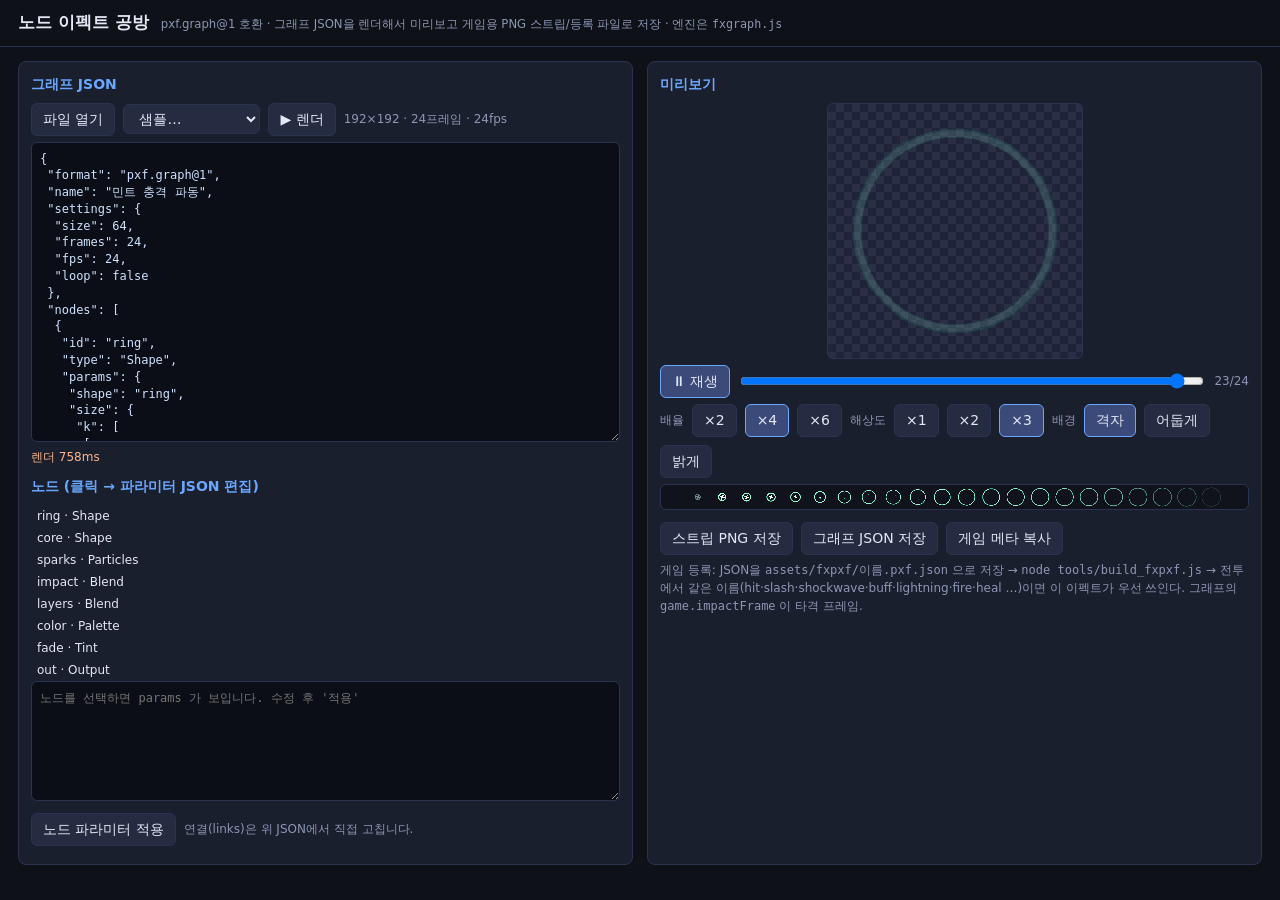
<file: tools/pxf_tool.html>
<!doctype html>
<html lang="ko">
<head>
<meta charset="utf-8">
<meta name="viewport" content="width=device-width,initial-scale=1">
<meta http-equiv="Cache-Control" content="no-cache, no-store, must-revalidate">
<title>노드 이펙트 공방 (pxf.graph)</title>
<style>
  :root { --bg:#0e1118; --panel:#1a1f2e; --line:#2c3350; --txt:#e4e8f5; --dim:#8d96b4; --acc:#6aa8ff; }
  * { box-sizing:border-box; }
  body { margin:0; background:var(--bg); color:var(--txt); font:14px/1.5 "Malgun Gothic",system-ui,sans-serif; }
  header { padding:10px 18px; border-bottom:1px solid var(--line); display:flex; gap:12px; align-items:baseline; flex-wrap:wrap; }
  h1 { margin:0; font-size:17px; } header small { color:var(--dim); }
  main { display:grid; grid-template-columns:minmax(300px,1fr) minmax(320px,1fr); gap:14px; padding:14px 18px; max-width:1300px; margin:0 auto; }
  @media (max-width:820px) { main { grid-template-columns:1fr; } }
  section { background:var(--panel); border:1px solid var(--line); border-radius:8px; padding:12px; }
  h2 { margin:0 0 8px; font-size:14px; color:var(--acc); }
  button, select { background:#252b40; color:var(--txt); border:1px solid var(--line); border-radius:6px; padding:5px 11px; font:inherit; cursor:pointer; } button:hover { border-color:var(--acc); } button.on { background:#3b4a78; border-color:var(--acc); }
  textarea { width:100%; height:300px; background:#0b0e16; color:#cfe2ff; border:1px solid var(--line); border-radius:6px; font:12px/1.4 Consolas,monospace; padding:8px; resize:vertical; }
  .row { display:flex; gap:8px; align-items:center; flex-wrap:wrap; margin:6px 0; }
  .dim { color:var(--dim); font-size:12px; }
  #stage { background:repeating-conic-gradient(#2a2f45 0 25%, #20243a 0 50%) 0 0/16px 16px; border:1px solid var(--line); border-radius:6px; image-rendering:pixelated; display:block; margin:auto; max-width:100%; }
  #strip { image-rendering:pixelated; max-width:100%; background:#10131c; border:1px solid var(--line); border-radius:6px; }
  #nodes { max-height:220px; overflow:auto; font-size:12px; }
  #nodes div { padding:2px 6px; border-radius:4px; cursor:pointer; } #nodes div:hover { background:#252b40; } #nodes div.sel { background:#3b4a78; }
  #log { color:#ffb48a; font-size:12px; white-space:pre-wrap; min-height:18px; }
</style>
</head>
<body>
<header><h1>노드 이펙트 공방</h1><small>pxf.graph@1 호환 · 그래프 JSON을 렌더해서 미리보고 게임용 PNG 스트립/등록 파일로 저장 · 엔진은 <code>fxgraph.js</code></small></header>
<main>
  <section>
    <h2>그래프 JSON</h2>
    <div class="row"><button id="bOpen">파일 열기</button><select id="sSample"><option value="">샘플…</option></select><button id="bRender">▶ 렌더</button><span class="dim" id="info"></span></div>
    <textarea id="json" spellcheck="false"></textarea>
    <div id="log"></div>
    <h2 style="margin-top:10px">노드 (클릭 → 파라미터 JSON 편집)</h2>
    <div id="nodes"></div>
    <textarea id="nodeParams" style="height:120px" spellcheck="false" placeholder="노드를 선택하면 params 가 보입니다. 수정 후 '적용'"></textarea>
    <div class="row"><button id="bApply">노드 파라미터 적용</button><span class="dim">연결(links)은 위 JSON에서 직접 고칩니다.</span></div>
  </section>
  <section>
    <h2>미리보기</h2>
    <canvas id="stage" width="256" height="256"></canvas>
    <div class="row"><button id="bPlay" class="on">⏸ 재생</button><input type="range" id="frame" min="0" max="0" value="0" style="flex:1"><span id="fl" class="dim">0/0</span></div>
    <div class="row"><span class="dim">배율</span><button data-z="2">×2</button><button data-z="4" class="on">×4</button><button data-z="6">×6</button><span class="dim">해상도</span><button data-k="1">×1</button><button data-k="2">×2</button><button data-k="3" class="on">×3</button><span class="dim">배경</span><button data-bg="check" class="on">격자</button><button data-bg="dark">어둡게</button><button data-bg="light">밝게</button></div>
    <img id="strip" alt="">
    <div class="row"><button id="bPng">스트립 PNG 저장</button><button id="bJson">그래프 JSON 저장</button><button id="bCopy">게임 메타 복사</button></div>
    <div class="dim">게임 등록: JSON을 <code>assets/fxpxf/이름.pxf.json</code> 으로 저장 → <code>node tools/build_fxpxf.js</code> → 전투에서 같은 이름(hit·slash·shockwave·buff·lightning·fire·heal …)이면 이 이펙트가 우선 쓰인다. 그래프의 <code>game.impactFrame</code> 이 타격 프레임.</div>
  </section>
</main>
<script src="../fxgraph.js"></script>
<script>
'use strict';
const $ = id => document.getElementById(id);
const SAMPLES = {
  '민트 충격 파동': { format: 'pxf.graph@1', name: '민트 충격 파동', settings: { size: 64, frames: 24, fps: 24, loop: false }, nodes: [
    { id: 'ring', type: 'Shape', params: { shape: 'ring', size: { k: [[0, 3, 'out3'], [4, 12, 'out'], [16, 24], [23, 26]] }, size2: { k: [[0, .35], [8, .1], [23, .08]] }, falloff: .35, intensity: .8 } },
    { id: 'core', type: 'Shape', params: { shape: 'star', size: { k: [[0, 0, 'out3'], [2, 8], [4, 5, 'in'], [7, 0]] }, size2: .25, points: 4, rot: 22 } },
    { id: 'sparks', type: 'Particles', params: { count: 8, seed: 173, start: .12, life: .45, lifeVar: .2, area: 'ring', aw: 3, ah: 3, dirMode: 'outward', speed: 1.1, speedVar: .2, drag: .07, sizeA: 1.5, sizeB: .5, pshape: 'diamond', bright: .65 } },
    { id: 'impact', type: 'Blend', params: { mode: 'max' } }, { id: 'layers', type: 'Blend', params: { mode: 'max' } },
    { id: 'color', type: 'Palette', params: { colors: ['#165947', '#35b993', '#9bf4ce', '#effff6'], cutoff: .05 } },
    { id: 'fade', type: 'Tint', params: { amount: 0, opacity: { k: [[0, 0], [2, 1], [12, 1, 'in'], [23, 0]] } } },
    { id: 'out', type: 'Output', params: { alpha: 'soft', threshold: .1 } }],
    links: [{ f: 'ring', t: 'impact', p: 0 }, { f: 'core', t: 'impact', p: 1 }, { f: 'impact', t: 'layers', p: 0 }, { f: 'sparks', t: 'layers', p: 1 }, { f: 'layers', t: 'color', p: 0 }, { f: 'color', t: 'fade', p: 0 }, { f: 'fade', t: 'out', p: 0 }], game: { pivot: [.5, .5], logicalSize: 64, blend: 'normal', impactFrame: 2 } },
};
for (const k in SAMPLES) { const o = document.createElement('option'); o.value = k; o.textContent = k; $('sSample').appendChild(o); }
// assets/fxpxf 의 등록된 이펙트도 샘플로 보여준다
if (window.PXF_FX_LOCAL) { }
let K = 3, graph = null, res = null, cur = 0, playing = true, zoom = 4, bg = 'check', selNode = null, tPrev = performance.now(), acc = 0;
const log = m => { $('log').textContent = m || ''; };
function parse() { try { graph = JSON.parse($('json').value); return true; } catch (e) { log('JSON 문법 오류: ' + e.message); return false; } }
function validate(g) { if (!g || g.format !== 'pxf.graph@1') throw new Error('format 이 pxf.graph@1 이어야 합니다'); const s = g.settings || {}; if (![32, 48, 64, 96, 128].includes(s.size)) throw new Error('settings.size 는 32/48/64/96/128'); if (!(s.frames >= 1 && s.frames <= 32)) throw new Error('settings.frames 는 1~32'); if (!(s.fps >= 1 && s.fps <= 60)) throw new Error('settings.fps 는 1~60'); if (!Array.isArray(g.nodes) || !Array.isArray(g.links)) throw new Error('nodes/links 가 필요합니다'); }
function renderNow() {
  if (!parse()) return;
  try { validate(graph); const t0 = performance.now(); res = FXGraph.render(graph, { scale: K }); const ms = Math.round(performance.now() - t0);
    log((res.warnings.length ? '⚠ 미지원 노드(빈 레이어로 대체): ' + res.warnings.join(', ') + '\n' : '') + '렌더 ' + ms + 'ms');
    $('info').textContent = res.size + '×' + res.size + ' · ' + res.frames + '프레임 · ' + res.fps + 'fps' + (res.loop ? ' · 반복' : '');
    const sc = FXGraph.strip(res, document); $('strip').src = sc.toDataURL(); $('frame').max = res.frames - 1; cur = Math.min(cur, res.frames - 1); listNodes(); draw();
  } catch (e) { res = null; log('렌더 실패: ' + e.message); }
}
function draw() {
  if (!res) return; const cv = $('stage'), g = cv.getContext('2d'), z = zoom, S = (res.baseSize || res.size) * z; cv.width = cv.height = S; cv.style.width = S + 'px'; g.imageSmoothingEnabled = res.scale > 1; g.imageSmoothingQuality = 'high';
  if (bg === 'dark') { g.fillStyle = '#0a0c14'; g.fillRect(0, 0, S, S); } else if (bg === 'light') { g.fillStyle = '#d8dcea'; g.fillRect(0, 0, S, S); } else g.clearRect(0, 0, S, S);
  const t = document.createElement('canvas'); t.width = t.height = res.size; t.getContext('2d').putImageData(new ImageData(res.data[cur], res.size, res.size), 0, 0); g.drawImage(t, 0, 0, S, S);
  $('fl').textContent = cur + 1 + '/' + res.frames; $('frame').value = cur;
}
function listNodes() { const box = $('nodes'); box.innerHTML = ''; (graph.nodes || []).forEach(n => { const d = document.createElement('div'); d.textContent = n.id + ' · ' + n.type; if (n.id === selNode) d.classList.add('sel'); d.onclick = () => { selNode = n.id; $('nodeParams').value = JSON.stringify(n.params || {}, null, 1); listNodes(); }; box.appendChild(d); }); }
$('bRender').onclick = renderNow;
$('bApply').onclick = () => { if (!parse()) return; const n = graph.nodes.find(x => x.id === selNode); if (!n) { log('선택된 노드가 없습니다'); return; } try { n.params = JSON.parse($('nodeParams').value); } catch (e) { log('파라미터 JSON 오류: ' + e.message); return; } $('json').value = JSON.stringify(graph, null, 1); renderNow(); };
$('sSample').onchange = () => { const k = $('sSample').value; if (k && SAMPLES[k]) { $('json').value = JSON.stringify(SAMPLES[k], null, 1); selNode = null; renderNow(); } };
$('bOpen').onclick = () => { const i = document.createElement('input'); i.type = 'file'; i.accept = '.json'; i.onchange = async () => { $('json').value = await i.files[0].text(); selNode = null; renderNow(); }; i.click(); };
$('bPlay').onclick = () => { playing = !playing; $('bPlay').textContent = playing ? '⏸ 재생' : '▶ 재생'; $('bPlay').classList.toggle('on', playing); };
$('frame').oninput = () => { cur = +$('frame').value; playing = false; $('bPlay').textContent = '▶ 재생'; $('bPlay').classList.remove('on'); draw(); };
document.querySelectorAll('[data-z]').forEach(b => b.onclick = () => { zoom = +b.dataset.z; document.querySelectorAll('[data-z]').forEach(x => x.classList.toggle('on', x === b)); draw(); });
document.querySelectorAll('[data-k]').forEach(b => b.onclick = () => { K = +b.dataset.k; document.querySelectorAll('[data-k]').forEach(x => x.classList.toggle('on', x === b)); renderNow(); });
document.querySelectorAll('[data-bg]').forEach(b => b.onclick = () => { bg = b.dataset.bg; document.querySelectorAll('[data-bg]').forEach(x => x.classList.toggle('on', x === b)); draw(); });
const dl = (blob, name) => { const a = document.createElement('a'); a.href = URL.createObjectURL(blob); a.download = name; a.click(); setTimeout(() => URL.revokeObjectURL(a.href), 5000); };
const safe = s => String(s || 'effect').replace(/[^\w가-힣\-]+/g, '_').replace(/^_+|_+$/g, '') || 'effect';
$('bPng').onclick = () => { if (!res) return; FXGraph.strip(res, document).toBlob(b => dl(b, safe(graph.name) + '.png')); };
$('bJson').onclick = () => { if (!parse()) return; dl(new Blob([JSON.stringify(graph, null, 1)], { type: 'application/json' }), safe(graph.name) + '.pxf.json'); };
$('bCopy').onclick = () => { if (!res) return; const m = { cell: res.size, n: res.frames, fps: res.fps, hit: (graph.game && graph.game.impactFrame) || 0, scale: 128 / res.size, smooth: true }; navigator.clipboard.writeText(JSON.stringify(m)).then(() => log('게임 메타를 복사했습니다: ' + JSON.stringify(m))); };
function loop(now) { const dt = (now - tPrev) / 1000; tPrev = now; if (res && playing) { acc += dt; const step = 1 / res.fps; while (acc >= step) { acc -= step; cur++; if (cur >= res.frames) { cur = 0; acc = Math.min(acc, step); } } draw(); } requestAnimationFrame(loop); }
$('json').value = JSON.stringify(SAMPLES['민트 충격 파동'], null, 1); renderNow(); requestAnimationFrame(loop);
window.__pxf = { renderNow, get res() { return res; }, step: n => { cur = (cur + (n || 1)) % (res ? res.frames : 1); draw(); } };
</script>
</body>
</html>
</file>
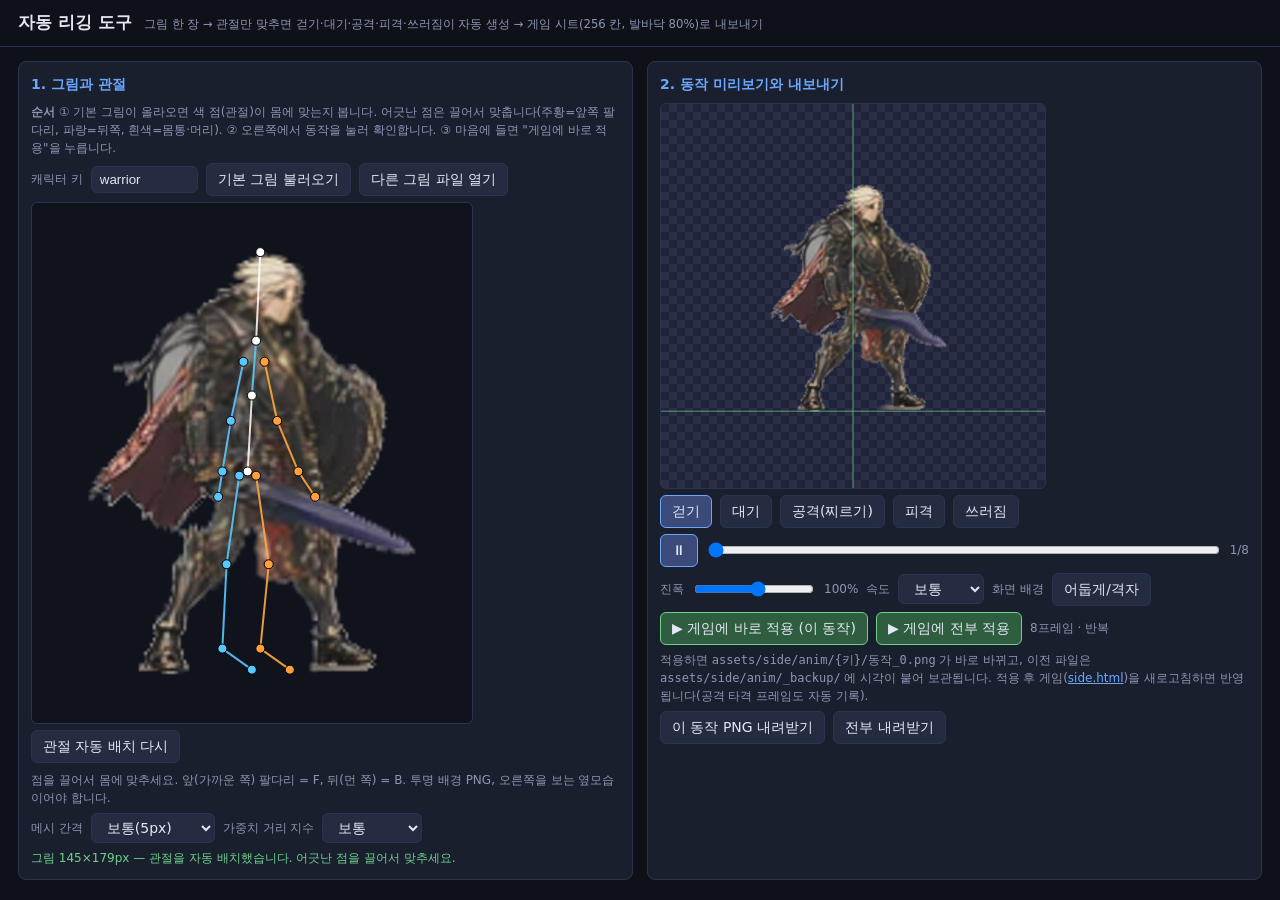
<file: tools/rig_tool.html>
<!doctype html>
<html lang="ko">
<head>
<meta charset="utf-8">
<meta name="viewport" content="width=device-width,initial-scale=1">
<meta http-equiv="Cache-Control" content="no-cache, no-store, must-revalidate">
<title>자동 리깅 도구</title>
<style>
  :root { --bg:#0e1118; --panel:#1a1f2e; --line:#2c3350; --txt:#e4e8f5; --dim:#8d96b4; --acc:#6aa8ff; --ok:#6fd08c; }
  * { box-sizing:border-box; }
  body { margin:0; background:var(--bg); color:var(--txt); font:14px/1.5 "Malgun Gothic",system-ui,sans-serif; }
  header { padding:10px 18px; border-bottom:1px solid var(--line); display:flex; gap:12px; align-items:baseline; flex-wrap:wrap; }
  h1 { margin:0; font-size:17px; } header small { color:var(--dim); }
  main { display:grid; grid-template-columns:minmax(320px,1fr) minmax(320px,1fr); gap:14px; padding:14px 18px; max-width:1300px; margin:0 auto; }
  @media (max-width:860px) { main { grid-template-columns:1fr; } }
  section { background:var(--panel); border:1px solid var(--line); border-radius:8px; padding:12px; }
  h2 { margin:0 0 8px; font-size:14px; color:var(--acc); }
  button, select, input[type=number] { background:#252b40; color:var(--txt); border:1px solid var(--line); border-radius:6px; padding:5px 11px; font:inherit; cursor:pointer; } button:hover { border-color:var(--acc); } button.on { background:#3b4a78; border-color:var(--acc); }
  .row { display:flex; gap:8px; align-items:center; flex-wrap:wrap; margin:6px 0; }
  .dim { color:var(--dim); font-size:12px; }
  canvas { display:block; border:1px solid var(--line); border-radius:6px; max-width:100%; }
  #stage { cursor:crosshair; background:#10131c; } #view { image-rendering:auto; background:repeating-conic-gradient(#2a2f45 0 25%, #20243a 0 50%) 0 0/16px 16px; }
  #log { color:var(--ok); font-size:12px; min-height:18px; white-space:pre-wrap; }
  input[type=range] { vertical-align:middle; }
</style>
</head>
<body>
<header><h1>자동 리깅 도구</h1><small>그림 한 장 → 관절만 맞추면 걷기·대기·공격·피격·쓰러짐이 자동 생성 → 게임 시트(256 칸, 발바닥 80%)로 내보내기</small></header>
<main>
  <section>
    <h2>1. 그림과 관절</h2>
    <div class="dim" style="margin-bottom:6px"><b>순서</b> ① 기본 그림이 올라오면 색 점(관절)이 몸에 맞는지 봅니다. 어긋난 점은 끌어서 맞춥니다(주황=앞쪽 팔다리, 파랑=뒤쪽, 흰색=몸통·머리). ② 오른쪽에서 동작을 눌러 확인합니다. ③ 마음에 들면 "게임에 바로 적용"을 누릅니다.</div>
    <div class="row"><span class="dim">캐릭터 키</span><input type="text" id="ckey" value="warrior" size="10" style="background:#252b40;color:#e4e8f5;border:1px solid #2c3350;border-radius:6px;padding:5px 8px"><button id="bBase">기본 그림 불러오기</button><button id="bFile">다른 그림 파일 열기</button></div>
    <canvas id="stage" width="440" height="520"></canvas>
    <div class="row"><button id="bAuto">관절 자동 배치 다시</button><span class="dim">점을 끌어서 몸에 맞추세요. 앞(가까운 쪽) 팔다리 = F, 뒤(먼 쪽) = B. 투명 배경 PNG, 오른쪽을 보는 옆모습이어야 합니다.</span></div>
    <div class="row"><span class="dim">메시 간격</span><select id="sStep"><option value="4">촘촘(4px)</option><option value="5" selected>보통(5px)</option><option value="7">성기게(7px)</option></select><span class="dim">가중치 거리 지수</span><select id="sPow"><option value="2">부드럽게</option><option value="3" selected>보통</option><option value="5">또렷하게</option></select></div>
    <input type="file" id="file" accept="image/png,image/webp" hidden>
    <div id="log"></div>
  </section>
  <section>
    <h2>2. 동작 미리보기와 내보내기</h2>
    <canvas id="view" width="384" height="384"></canvas>
    <div class="row" id="animBtns"></div>
    <div class="row"><button id="bPlay" class="on">⏸</button><input type="range" id="frame" min="0" max="0" value="0" style="flex:1"><span id="fl" class="dim"></span></div>
    <div class="row"><span class="dim">진폭</span><input type="range" id="amp" min="30" max="160" value="100" style="width:120px"><span id="ampv" class="dim">100%</span><span class="dim">속도</span><select id="sFps"><option value="8">느리게</option><option value="12" selected>보통</option><option value="18">빠르게</option></select><span class="dim">화면 배경</span><button id="bBg">어둡게/격자</button></div>
    <div class="row"><button id="bApply" style="background:#2f5d3f;border-color:#6fd08c">▶ 게임에 바로 적용 (이 동작)</button><button id="bApplyAll" style="background:#2f5d3f;border-color:#6fd08c">▶ 게임에 전부 적용</button><span class="dim" id="meta"></span></div>
    <div class="dim">적용하면 <code>assets/side/anim/{키}/동작_0.png</code> 가 바로 바뀌고, 이전 파일은 <code>assets/side/anim/_backup/</code> 에 시각이 붙어 보관됩니다. 적용 후 게임(<a href="../side.html" target="_blank" style="color:#6aa8ff">side.html</a>)을 새로고침하면 반영됩니다(공격 타격 프레임도 자동 기록).</div>
    <div class="row"><button id="bExp">이 동작 PNG 내려받기</button><button id="bExpAll">전부 내려받기</button></div>
  </section>
</main>
<script src="../rig.js"></script>
<script src="../rig_anim.js"></script>
<script>
'use strict';
const $ = id => document.getElementById(id);
const CELL = 256, FOOT = 0.8, TARGET_H = 150;
let src = null, J = null, rig = null, anim = 'walk', cur = 0, playing = true, fps = 12, amp = 1, bgDark = false, drag = null, tPrev = performance.now(), acc = 0, view = { s: 1, ox: 0, oy: 0 };
const log = m => { $('log').textContent = m || ''; };
/* 프리셋 불러오기 목록: 게임 시트 */
Object.entries(RigAnim.ANIMS).forEach(([k, a]) => { const b = document.createElement('button'); b.textContent = a.label; b.dataset.a = k; if (k === anim) b.classList.add('on'); b.onclick = () => { anim = k; cur = 0; document.querySelectorAll('#animBtns button').forEach(x => x.classList.toggle('on', x === b)); $('frame').max = a.n - 1; showMeta(); drawView(); }; $('animBtns').appendChild(b); });
function showMeta() { const a = RigAnim.ANIMS[anim]; $('meta').textContent = a.n + '프레임' + (a.hit !== undefined ? ' · 타격 프레임 ' + a.hit : '') + (a.loop ? ' · 반복' : ''); $('frame').max = a.n - 1; }

function cropToBBox(c) { const w = c.width, h = c.height, d = c.getContext('2d', { willReadFrequently: true }).getImageData(0, 0, w, h).data; let x0 = 1e9, y0 = 1e9, x1 = -1, y1 = -1; for (let y = 0; y < h; y++) for (let x = 0; x < w; x++) if (d[(y * w + x) * 4 + 3] > 20) { if (x < x0) x0 = x; if (x > x1) x1 = x; if (y < y0) y0 = y; if (y > y1) y1 = y; } if (x1 < 0) return c; const m = 14, o = document.createElement('canvas'); o.width = x1 - x0 + 1 + m * 2; o.height = y1 - y0 + 1 + m * 2; o.getContext('2d').drawImage(c, x0, y0, x1 - x0 + 1, y1 - y0 + 1, m, m, x1 - x0 + 1, y1 - y0 + 1); return o; }
function setImage(c) { src = cropToBBox(c); J = Rig.autoJoints(src); rebuild(); fitStage(); drawStage(); drawView(); log(`그림 ${src.width}×${src.height}px — 관절을 자동 배치했습니다. 어긋난 점을 끌어서 맞추세요.`); }
function rebuild() { try { rig = Rig.build(src, J, { step: +$('sStep').value, power: +$('sPow').value }); } catch (e) { log('메시 생성 실패: ' + e.message); } }
function fitStage() { const cv = $('stage'), s = Math.min((cv.width - 20) / src.width, (cv.height - 20) / src.height); view = { s, ox: (cv.width - src.width * s) / 2, oy: (cv.height - src.height * s) / 2 }; }
const toStage = (x, y) => [view.ox + x * view.s, view.oy + y * view.s], fromStage = (x, y) => [(x - view.ox) / view.s, (y - view.oy) / view.s];
function drawStage() {
  const cv = $('stage'), g = cv.getContext('2d'); g.clearRect(0, 0, cv.width, cv.height); if (!src) return;
  g.imageSmoothingQuality = 'high'; g.drawImage(src, view.ox, view.oy, src.width * view.s, src.height * view.s);
  g.lineWidth = 2; Rig.BONES.forEach(([n, a, b]) => { const p = toStage(...J[a]), q = toStage(...J[b]); g.strokeStyle = /F$|^(thF|shinF|ftF|uaF|faF|haF)$/.test(n) ? 'rgba(255,170,60,.9)' : /B$/.test(n) ? 'rgba(90,200,255,.9)' : 'rgba(255,255,255,.85)'; g.beginPath(); g.moveTo(...p); g.lineTo(...q); g.stroke(); });
  Rig.JOINTS.forEach(j => { const [x, y] = toStage(...J[j]); g.fillStyle = drag === j ? '#ff0' : (/F$/.test(j) ? '#ffa03c' : /B$/.test(j) ? '#58c8ff' : '#fff'); g.beginPath(); g.arc(x, y, drag === j ? 6 : 4.5, 0, 7); g.fill(); g.strokeStyle = '#000'; g.lineWidth = 1; g.stroke(); });
}
$('stage').addEventListener('pointerdown', e => { if (!J) return; const r = e.target.getBoundingClientRect(), sx = (e.clientX - r.left) * (e.target.width / r.width), sy = (e.clientY - r.top) * (e.target.height / r.height); let best = null, bd = 14; Rig.JOINTS.forEach(j => { const [x, y] = toStage(...J[j]), d = Math.hypot(x - sx, y - sy); if (d < bd) { bd = d; best = j; } }); if (best) { drag = best; e.target.setPointerCapture(e.pointerId); drawStage(); log(Rig.LABEL[best]); } });
$('stage').addEventListener('pointermove', e => { if (!drag) return; const r = e.target.getBoundingClientRect(), sx = (e.clientX - r.left) * (e.target.width / r.width), sy = (e.clientY - r.top) * (e.target.height / r.height); J[drag] = fromStage(sx, sy); drawStage(); });
$('stage').addEventListener('pointerup', () => { if (drag) { drag = null; rebuild(); drawStage(); drawView(); } });

/* 포즈 → 셀 좌표 */
function frameT(a, f) { return a.loop ? f / a.n : f / Math.max(1, a.n - 1); }
function poseFrame(f) { const a = RigAnim.ANIMS[anim], r = a.fn(frameT(a, f), amp), mats = Rig.pose(rig, r.angles, r.root), dv = Rig.deform(rig, mats); return { a, mats, dv }; }
function cellTransform(dv, ground, bboxRest) { const [x0, y0, x1, y1] = bboxRest, H = y1 - y0, k = TARGET_H / H, ax = (rig.rest.anF[0] + rig.rest.anB[0]) / 2; let maxY = y1; if (ground) { maxY = -1e9; const lowFrom = anim === 'die' ? -1e9 : y0 + H * 0.55; rig.verts.forEach((v, i) => { if (v[1] >= lowFrom && dv[i][1] > maxY) maxY = dv[i][1]; }); } return [k, 0, 0, k, CELL / 2 - k * ax, CELL * FOOT - k * maxY]; }
function renderFrame(f, target) { const { a, mats, dv } = poseFrame(f), g = target.getContext('2d'); g.clearRect(0, 0, target.width, target.height); g.imageSmoothingQuality = 'high'; const tf = cellTransform(dv, a.ground, rig.rest._bbox); Rig.draw(g, rig, mats, tf); return tf; }
const cellCv = document.createElement('canvas'); cellCv.width = cellCv.height = CELL;
function drawView() {
  if (!rig) return; const cv = $('view'), g = cv.getContext('2d'), a = RigAnim.ANIMS[anim]; cur = Math.min(cur, a.n - 1);
  renderFrame(cur, cellCv); g.clearRect(0, 0, cv.width, cv.height); if (bgDark) { g.fillStyle = '#10131c'; g.fillRect(0, 0, cv.width, cv.height); }
  g.imageSmoothingQuality = 'high'; const z = cv.width / CELL; g.drawImage(cellCv, 0, 0, cv.width, cv.height); g.strokeStyle = 'rgba(111,208,140,.7)'; g.beginPath(); g.moveTo(0, cv.height * FOOT); g.lineTo(cv.width, cv.height * FOOT); g.moveTo(cv.width / 2, 0); g.lineTo(cv.width / 2, cv.height); g.stroke();
  $('fl').textContent = cur + 1 + '/' + a.n + (a.hit === cur ? ' ★타격' : ''); $('frame').value = cur;
}
$('frame').oninput = () => { cur = +$('frame').value; playing = false; $('bPlay').textContent = '▶'; $('bPlay').classList.remove('on'); drawView(); };
$('bPlay').onclick = () => { playing = !playing; $('bPlay').textContent = playing ? '⏸' : '▶'; $('bPlay').classList.toggle('on', playing); };
$('amp').oninput = () => { amp = +$('amp').value / 100; $('ampv').textContent = $('amp').value + '%'; drawView(); };
$('sFps').onchange = () => fps = +$('sFps').value; $('bBg').onclick = () => { bgDark = !bgDark; drawView(); };
$('sStep').onchange = $('sPow').onchange = () => { if (src) { rebuild(); drawView(); } };
$('bAuto').onclick = () => { if (!src) return; J = Rig.autoJoints(src); rebuild(); drawStage(); drawView(); };
$('bFile').onclick = () => $('file').click();
$('file').onchange = async () => { const f = $('file').files[0]; if (!f) return; const im = await loadImg(URL.createObjectURL(f)); const c = document.createElement('canvas'); c.width = im.naturalWidth; c.height = im.naturalHeight; c.getContext('2d').drawImage(im, 0, 0); setImage(c); };
function loadImg(u) { return new Promise((res, rej) => { const i = new Image(); i.onload = () => res(i); i.onerror = () => rej(new Error('불러오지 못함: ' + u)); i.src = u; }); }
async function loadBase() { const key = $('ckey').value.trim() || 'warrior'; try { const im = await loadImg(`../assets/side/anim/_src/${key}.png?t=${Date.now()}`), c = document.createElement('canvas'); c.width = im.naturalWidth; c.height = im.naturalHeight; c.getContext('2d').drawImage(im, 0, 0); setImage(c); } catch (e) { log(`assets/side/anim/_src/${key}.png 가 없습니다. "다른 그림 파일 열기"로 투명 PNG 를 올려 주세요.`); } }
$('bBase').onclick = loadBase;
const dl = (blob, name) => { const a = document.createElement('a'); a.href = URL.createObjectURL(blob); a.download = name; a.click(); setTimeout(() => URL.revokeObjectURL(a.href), 5000); };
function stripOf(k) { const a = RigAnim.ANIMS[k], save = anim; anim = k; const out = document.createElement('canvas'); out.width = CELL * a.n; out.height = CELL; const tmp = document.createElement('canvas'); tmp.width = tmp.height = CELL; for (let f = 0; f < a.n; f++) { renderFrame(f, tmp); out.getContext('2d').drawImage(tmp, f * CELL, 0); } anim = save; return out; }
const ACT_FILE = { walk: 'walk', idle: 'idle', atk: 'atk', hurt: 'hurt', die: 'die' };
$('bExp').onclick = () => { if (!rig) return; stripOf(anim).toBlob(b => dl(b, ACT_FILE[anim] + '_0.png')); log(`${ACT_FILE[anim]}_0.png 저장 (${RigAnim.ANIMS[anim].n}프레임)`); };
$('bExpAll').onclick = async () => { if (!rig) return; for (const k of Object.keys(RigAnim.ANIMS)) { await new Promise(r => stripOf(k).toBlob(b => { dl(b, ACT_FILE[k] + '_0.png'); setTimeout(r, 400); })); } log('전부 저장했습니다.'); };
const keyOf = () => $('ckey').value.trim() || 'warrior';
async function applyAct(k) { const key = keyOf(), a = RigAnim.ANIMS[k], blob = await new Promise(r => stripOf(k).toBlob(r, 'image/png')); let r; try { r = await fetch(`/api/save?file=assets/side/anim/${key}/${ACT_FILE[k]}_0.png`, { method: 'POST', body: blob }); } catch (e) { throw new Error('개발 서버가 아닙니다. 터미널에서 node tools/devserver.js 로 서버를 켜 주세요.'); } const j = await r.json(); if (!r.ok) throw new Error(j.error || '저장 실패'); if (k === 'atk' && a.hit !== undefined) await fetch('/api/meta', { method: 'POST', body: JSON.stringify({ key, act: 'atk', n: a.n, hit: a.hit }) }); return j; }
$('bApply').onclick = async () => { if (!rig) return; try { const j = await applyAct(anim); log(`적용됨: ${j.saved} (${RigAnim.ANIMS[anim].n}프레임)` + (j.backup ? `\n이전 파일 백업: ${j.backup}` : '') + '\n게임을 새로고침하면 보입니다.'); } catch (e) { log('적용 실패: ' + e.message); } };
$('bApplyAll').onclick = async () => { if (!rig) return; const out = []; try { for (const k of Object.keys(RigAnim.ANIMS)) { const j = await applyAct(k); out.push(j.saved.split('/').pop()); } log('전부 적용됨: ' + out.join(', ') + '\n이전 파일은 assets/side/anim/_backup/ 에 보관되었습니다. 게임을 새로고침하면 보입니다.'); } catch (e) { log('적용 실패: ' + e.message + (out.length ? '\n(이미 적용: ' + out.join(', ') + ')' : '')); } };
function loop(now) { const dt = (now - tPrev) / 1000; tPrev = now; if (rig && playing) { acc += dt; const st = 1 / fps, a = RigAnim.ANIMS[anim]; let moved = false; while (acc >= st) { acc -= st; cur = (cur + 1) % a.n; moved = true; } if (moved) drawView(); } requestAnimationFrame(loop); }
showMeta(); requestAnimationFrame(loop); loadBase();
window.__rig = { cell: (k, f) => { const save = anim; anim = k; const c = document.createElement('canvas'); c.width = c.height = CELL; renderFrame(f, c); anim = save; return c; }, setImage, get rig() { return rig; }, get J() { return J; }, drawView, step: n => { cur = (cur + (n || 1)) % RigAnim.ANIMS[anim].n; drawView(); }, setAnim: k => { document.querySelector(`#animBtns button[data-a="${k}"]`).click(); }, get src() { return src; } };
</script>
</body>
</html>
</file>
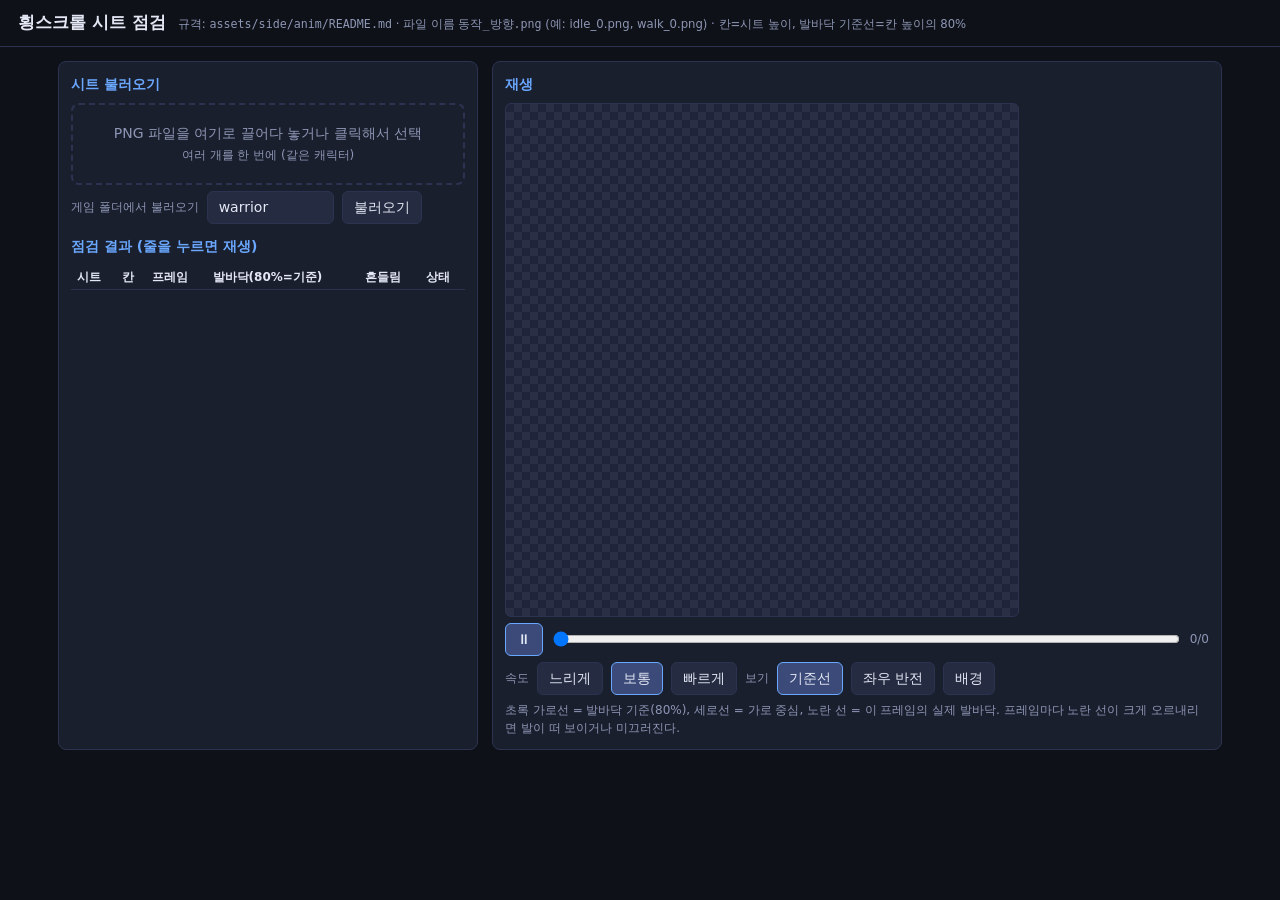
<file: tools/side_preview.html>
<!doctype html>
<html lang="ko">
<head>
<meta charset="utf-8">
<meta name="viewport" content="width=device-width,initial-scale=1">
<meta http-equiv="Cache-Control" content="no-cache, no-store, must-revalidate">
<title>횡스크롤 시트 점검</title>
<style>
  :root { --bg:#0e1118; --panel:#1a1f2e; --line:#2c3350; --txt:#e4e8f5; --dim:#8d96b4; --acc:#6aa8ff; --ok:#6fd08c; --warn:#ffb48a; }
  * { box-sizing:border-box; }
  body { margin:0; background:var(--bg); color:var(--txt); font:14px/1.5 "Malgun Gothic",system-ui,sans-serif; }
  header { padding:10px 18px; border-bottom:1px solid var(--line); display:flex; gap:12px; align-items:baseline; flex-wrap:wrap; }
  h1 { margin:0; font-size:17px; } header small { color:var(--dim); }
  main { padding:14px 18px; max-width:1200px; margin:0 auto; display:grid; grid-template-columns:minmax(280px,420px) 1fr; gap:14px; }
  @media (max-width:820px) { main { grid-template-columns:1fr; } }
  section { background:var(--panel); border:1px solid var(--line); border-radius:8px; padding:12px; }
  h2 { margin:0 0 8px; font-size:14px; color:var(--acc); }
  button, select, input[type=text] { background:#252b40; color:var(--txt); border:1px solid var(--line); border-radius:6px; padding:5px 11px; font:inherit; cursor:pointer; } button:hover { border-color:var(--acc); } button.on { background:#3b4a78; border-color:var(--acc); }
  #drop { border:2px dashed var(--line); border-radius:8px; padding:18px; text-align:center; color:var(--dim); } #drop.over { border-color:var(--acc); color:var(--txt); }
  .row { display:flex; gap:8px; align-items:center; flex-wrap:wrap; margin:6px 0; }
  .dim { color:var(--dim); font-size:12px; }
  table { border-collapse:collapse; width:100%; font-size:12px; } th, td { padding:3px 6px; border-bottom:1px solid var(--line); text-align:left; } tr.sel { background:#27304f; cursor:pointer; } tr { cursor:pointer; } tr:hover { background:#222a44; }
  .ok { color:var(--ok); } .warn { color:var(--warn); }
  #stage { background:repeating-conic-gradient(#2a2f45 0 25%, #20243a 0 50%) 0 0/16px 16px; border:1px solid var(--line); border-radius:6px; image-rendering:auto; display:block; max-width:100%; }
</style>
</head>
<body>
<header><h1>횡스크롤 시트 점검</h1><small>규격: <code>assets/side/anim/README.md</code> · 파일 이름 <code>동작_방향.png</code> (예: idle_0.png, walk_0.png) · 칸=시트 높이, 발바닥 기준선=칸 높이의 80%</small></header>
<main>
  <section>
    <h2>시트 불러오기</h2>
    <div id="drop">PNG 파일을 여기로 끌어다 놓거나 클릭해서 선택<br><span class="dim">여러 개를 한 번에 (같은 캐릭터)</span><input type="file" id="files" accept="image/png" multiple hidden></div>
    <div class="row"><span class="dim">게임 폴더에서 불러오기</span><input type="text" id="key" size="10" placeholder="warrior" value="warrior"><button id="bLoad">불러오기</button></div>
    <h2 style="margin-top:12px">점검 결과 (줄을 누르면 재생)</h2>
    <table id="tbl"><thead><tr><th>시트</th><th>칸</th><th>프레임</th><th>발바닥(80%=기준)</th><th>흔들림</th><th>상태</th></tr></thead><tbody></tbody></table>
    <div id="sum" class="dim" style="margin-top:8px"></div>
  </section>
  <section>
    <h2>재생</h2>
    <canvas id="stage" width="512" height="512"></canvas>
    <div class="row"><button id="bPlay" class="on">⏸</button><input type="range" id="frame" min="0" max="0" value="0" style="flex:1"><span id="fl" class="dim">0/0</span></div>
    <div class="row"><span class="dim">속도</span><button data-fps="6">느리게</button><button data-fps="12" class="on">보통</button><button data-fps="18">빠르게</button><span class="dim">보기</span><button id="bGuide" class="on">기준선</button><button id="bFlip">좌우 반전</button><button id="bBg">배경</button></div>
    <div class="dim">초록 가로선 = 발바닥 기준(80%), 세로선 = 가로 중심, 노란 선 = 이 프레임의 실제 발바닥. 프레임마다 노란 선이 크게 오르내리면 발이 떠 보이거나 미끄러진다.</div>
  </section>
</main>
<script>
'use strict';
const $ = id => document.getElementById(id);
const sheets = {}; /* 'walk_0' → {img, cell, n, bot:[], cx:[], top:[]} */
let curKey = null, cur = 0, playing = true, fps = 12, guide = true, flip = false, bgDark = false, tPrev = performance.now(), acc = 0;
async function loadImg(url) { return new Promise((res, rej) => { const i = new Image(); i.onload = () => res(i); i.onerror = () => rej(new Error('불러오지 못함: ' + url)); i.src = url; }); }
function analyze(name, img) {
  const cell = img.naturalHeight, n = Math.max(1, Math.round(img.naturalWidth / cell)), c = document.createElement('canvas'); c.width = img.naturalWidth; c.height = cell; const g = c.getContext('2d', { willReadFrequently: true }); g.drawImage(img, 0, 0);
  const bot = [], top = [], cx = []; for (let f = 0; f < n; f++) { const d = g.getImageData(f * cell, 0, cell, cell).data; let b = -1, t = 1e9, sx = 0, cn = 0; for (let y = 0; y < cell; y++) for (let x = 0; x < cell; x++) if (d[(y * cell + x) * 4 + 3] > 60) { if (y > b) b = y; if (y < t) t = y; if (y > cell * .7) { sx += x; cn++; } } bot.push(b); top.push(t === 1e9 ? -1 : t); cx.push(cn ? sx / cn : -1); }
  sheets[name] = { img, cell, n, bot, top, cx, aspectOk: Math.abs(img.naturalWidth / cell - n) < .02 };
}
const med = a => { const s = a.filter(v => v >= 0).slice().sort((x, y) => x - y); return s.length ? s[Math.floor(s.length / 2)] : -1; };
function render() {
  const tb = $('tbl').tBodies[0]; tb.innerHTML = ''; const names = Object.keys(sheets).sort();
  let problems = 0;
  for (const nm of names) { const s = sheets[nm], base = s.cell * .8, mb = med(s.bot), spread = Math.max(...s.bot) - Math.min(...s.bot.filter(v => v >= 0)), drift = Math.max(...s.cx.filter(v => v >= 0)) - Math.min(...s.cx.filter(v => v >= 0)), notes = [];
    if (!s.aspectOk) notes.push('가로가 칸의 정수배가 아님'); if (s.cell < 128) notes.push('칸이 작음(권장 256)'); if (Math.abs(mb - base) > s.cell * .06) notes.push('발바닥이 기준선에서 ' + Math.round(mb - base) + 'px'); if (/^(idle|walk)_/.test(nm) && spread > s.cell * .1) notes.push('발 높이 편차 큼'); if (/^(idle|walk)_/.test(nm) && drift > s.cell * .18) notes.push('가로 흔들림 큼'); if (s.top.some(t => t === 0)) notes.push('머리가 칸 위에 닿음(잘림)');
    if (notes.length) problems++; const tr = document.createElement('tr'); if (nm === curKey) tr.classList.add('sel');
    tr.innerHTML = `<td>${nm}</td><td>${s.cell}</td><td>${s.n}</td><td>${mb} (${Math.round(base)})</td><td>발 ${spread}px · 중심 ${drift.toFixed(0)}px</td><td class="${notes.length ? 'warn' : 'ok'}">${notes.length ? notes.join(', ') : '좋음'}</td>`; tr.onclick = () => select(nm); tb.appendChild(tr); }
  $('sum').textContent = names.length ? (names.some(n => /^idle_0/.test(n)) ? '' : '⚠ idle_0 이 없으면 게임이 전용 시트로 인식하지 않습니다. ') + names.length + '개 시트 · ' + (problems ? problems + '개에 확인할 점' : '모두 규격 안') : '';
}
function select(nm) { curKey = nm; cur = 0; const s = sheets[nm]; $('frame').max = s.n - 1; render(); draw(); }
function draw() {
  const s = sheets[curKey]; const cv = $('stage'), g = cv.getContext('2d'); const S = 512; cv.width = cv.height = S; g.clearRect(0, 0, S, S); if (bgDark) { g.fillStyle = '#10131c'; g.fillRect(0, 0, S, S); } if (!s) return;
  const z = S / s.cell; g.imageSmoothingEnabled = true; g.imageSmoothingQuality = 'high'; g.save(); if (flip) { g.translate(S, 0); g.scale(-1, 1); } g.drawImage(s.img, cur * s.cell, 0, s.cell, s.cell, 0, 0, S, S); g.restore();
  if (guide) { g.strokeStyle = 'rgba(111,208,140,.9)'; g.lineWidth = 1; g.beginPath(); g.moveTo(0, S * .8); g.lineTo(S, S * .8); g.moveTo(S / 2, 0); g.lineTo(S / 2, S); g.stroke(); const b = s.bot[cur]; if (b >= 0) { g.strokeStyle = 'rgba(255,224,90,.95)'; g.beginPath(); g.moveTo(0, (b + 1) * z); g.lineTo(S, (b + 1) * z); g.stroke(); } }
  $('fl').textContent = cur + 1 + '/' + s.n; $('frame').value = cur;
}
async function addFiles(list) { for (const f of list) { const m = f.name.match(/^([a-z]+)_([01])\.png$/i); if (!m) continue; const url = URL.createObjectURL(f); try { const img = await loadImg(url); analyze(m[1] + '_' + m[2], img); } catch (e) { } } render(); const first = Object.keys(sheets).sort()[0]; if (first && !curKey) select(first); else if (curKey) draw(); }
$('drop').onclick = () => $('files').click(); $('files').onchange = () => addFiles($('files').files);
['dragover', 'dragenter'].forEach(e => $('drop').addEventListener(e, ev => { ev.preventDefault(); $('drop').classList.add('over'); })); ['dragleave', 'drop'].forEach(e => $('drop').addEventListener(e, ev => { ev.preventDefault(); $('drop').classList.remove('over'); }));
$('drop').addEventListener('drop', ev => addFiles(ev.dataTransfer.files));
async function loadFolder(key) { const acts = ['idle', 'walk', 'atk', 'hurt', 'die', 'heavy', 'sweep', 'combo', 'shoot', 'cast']; let n = 0; for (const a of acts) for (const d of [0, 1]) { try { const img = await loadImg(`../assets/side/anim/${key}/${a}_${d}.png?x=${Date.now()}`); analyze(a + '_' + d, img); n++; } catch (e) { } } render(); const first = Object.keys(sheets).sort()[0]; if (first) select(first); else $('sum').textContent = 'assets/side/anim/' + key + ' 에 시트가 없습니다.'; }
$('bLoad').onclick = () => loadFolder($('key').value.trim() || 'warrior');
$('bPlay').onclick = () => { playing = !playing; $('bPlay').textContent = playing ? '⏸' : '▶'; $('bPlay').classList.toggle('on', playing); };
$('frame').oninput = () => { cur = +$('frame').value; playing = false; $('bPlay').textContent = '▶'; $('bPlay').classList.remove('on'); draw(); };
document.querySelectorAll('[data-fps]').forEach(b => b.onclick = () => { fps = +b.dataset.fps; document.querySelectorAll('[data-fps]').forEach(x => x.classList.toggle('on', x === b)); });
$('bGuide').onclick = () => { guide = !guide; $('bGuide').classList.toggle('on', guide); draw(); }; $('bFlip').onclick = () => { flip = !flip; $('bFlip').classList.toggle('on', flip); draw(); }; $('bBg').onclick = () => { bgDark = !bgDark; draw(); };
function loop(now) { const dt = (now - tPrev) / 1000; tPrev = now; const s = sheets[curKey]; if (s && playing) { acc += dt; const st = 1 / fps; while (acc >= st) { acc -= st; cur = (cur + 1) % s.n; } draw(); } requestAnimationFrame(loop); }
requestAnimationFrame(loop);
window.__sp = { sheets, addUrl: async (name, url) => { analyze(name, await loadImg(url)); render(); if (!curKey) select(name); } };
</script>
</body>
</html>
</file>
<file: style.css>
:root{
  --bg:#0c0e14;--surface:#141824;--surface2:#1c2232;--surface3:#252c40;--line:#2c344a;
  --tx:#e9ecf5;--dim:#9aa4bd;--gold:#e2b659;--gold2:#f6cf7a;--blue:#6aa5ff;
  --good:#6fd08c;--bad:#f0716f;--warn:#f2a65a;--r:12px;--shadow:0 8px 28px #0008;
  --font:"Pretendard","Malgun Gothic","Apple SD Gothic Neo",system-ui,sans-serif;
}
*{box-sizing:border-box}
html,body{margin:0;background:var(--bg);color:var(--tx);font:14px/1.5 var(--font)}
body{background:radial-gradient(1200px 600px at 20% -10%,#1b2236 0%,transparent 60%),var(--bg);min-height:100vh}
button,select,input{font:inherit;color:inherit}
:focus-visible{outline:2px solid var(--gold2);outline-offset:2px;border-radius:6px}
.hidden{display:none!important}
.dim{color:var(--dim)}.good{color:var(--good)}.bad{color:var(--bad)}.warn{color:var(--warn)}.gold{color:var(--gold)}.legend{color:#ffb45c}

/* 상단바 */
.topbar{display:flex;align-items:center;gap:16px;padding:10px 18px;background:linear-gradient(#171c2b,#11151f);border-bottom:1px solid var(--line);position:sticky;top:0;z-index:20;flex-wrap:wrap}
.brand{display:flex;align-items:center;gap:10px}
.brand .logo{font-size:26px;filter:drop-shadow(0 2px 6px #0008)}.brand .logo img{height:40px;display:block}
.brand h1{margin:0;font-size:18px;letter-spacing:.3px;color:var(--gold2)}.brand small{color:var(--dim);font-size:11.5px}
.stats{display:flex;gap:8px;flex-wrap:wrap;flex:1;justify-content:center}
.chip-stat{display:flex;align-items:center;gap:6px;background:var(--surface2);border:1px solid var(--line);border-radius:999px;padding:4px 12px;color:var(--dim);white-space:nowrap}
.chip-stat b{color:var(--tx);font-variant-numeric:tabular-nums}.chip-stat.gold b{color:var(--gold2)}
.chip-stat.warnc{border-color:#7a5a2a}.chip-stat.over{border-color:#8a3a3a}
.top-actions{display:flex;gap:8px;align-items:center}
.icon-btn{width:34px;height:34px;border-radius:50%;background:var(--surface2);border:1px solid var(--line);cursor:pointer;font-weight:700}
.icon-btn:hover{border-color:var(--blue)}
.cta{background:linear-gradient(#f3c768,#d29c3a);color:#1d1503;border:0;border-radius:999px;padding:9px 20px;font-weight:800;cursor:pointer;box-shadow:0 4px 14px #d29c3a44;transition:transform .12s,box-shadow .12s}
.cta:hover:not(:disabled){transform:translateY(-1px);box-shadow:0 6px 18px #d29c3a66}.cta:disabled{opacity:.45;cursor:not-allowed;box-shadow:none}

/* 레이아웃 */
main{display:grid;grid-template-columns:minmax(0,1fr) 400px;gap:14px;padding:14px 18px;max-width:1700px;margin:0 auto;align-items:start}
#stage{min-width:0}
.canvas-wrap{position:relative;border-radius:var(--r);overflow:hidden;border:1px solid var(--line);box-shadow:var(--shadow);aspect-ratio:900/520;background:#0b0d13}
canvas{width:100%;height:100%;display:block;touch-action:none}

/* 캔버스 오버레이 */
.hud-top{position:absolute;left:12px;top:12px;display:flex;gap:8px;align-items:stretch;max-width:calc(100% - 260px);flex-wrap:wrap}
.floor-plate{background:linear-gradient(#3a2358,#241437);border:1px solid #c79ae8;color:#f6e9ff;font-weight:800;font-size:17px;padding:4px 12px;border-radius:8px;box-shadow:0 2px 10px #0006}
.mission{background:#120f1de6;border:1px solid #4b3a6b;border-radius:8px;padding:4px 12px;font-size:13px;display:flex;flex-direction:column;justify-content:center;backdrop-filter:blur(3px)}
.mission .sub{color:var(--dim);font-size:11.5px}
.toolbar{position:absolute;right:12px;top:12px;display:flex;gap:6px;align-items:center;background:#0e1018e6;border:1px solid var(--line);border-radius:999px;padding:4px 6px;backdrop-filter:blur(4px)}
.toolbar button{background:transparent;border:0;border-radius:999px;padding:6px 11px;cursor:pointer;color:var(--tx);font-weight:600}
.toolbar button:hover{background:var(--surface3)}.toolbar button.on{background:var(--blue);color:#06142b}
.icon-btn.rec{width:auto;padding:0 12px;color:#ff6b6b;border-color:#ff6b6b;font-weight:700;animation:recBlink 1.2s infinite}
@keyframes recBlink{50%{background:#3a1414}}
.sheet-t{width:100%;border-collapse:collapse;font-size:13px}.sheet-t th{color:var(--dim,#8b93a7);font-weight:600;text-align:right;padding:2px 8px}.sheet-t td{text-align:right;padding:3px 8px;border-top:1px solid #ffffff10}.sheet-t td:first-child,.sheet-t th:first-child{text-align:left}
.toolbar .cap{font-size:11px;font-weight:700;color:#ffd86b;background:#3a2f12;border-radius:999px;padding:3px 8px;white-space:nowrap}
.toolbar .sep{width:1px;height:20px;background:var(--line);margin:0 2px}.toolbar .danger:hover{background:#6e2a2a}
.item-pop{position:absolute;right:12px;top:54px;width:268px;background:#12151fee;border:1px solid var(--line);border-radius:12px;padding:10px;box-shadow:var(--shadow);backdrop-filter:blur(6px);z-index:5}
.item-pop h4{margin:0 0 6px;font-size:13px;color:var(--warn)}
.item-btn{display:flex;justify-content:space-between;align-items:center;gap:8px;width:100%;text-align:left;background:var(--surface2);border:1px solid var(--line);border-radius:8px;padding:4px 9px;margin-bottom:3px;cursor:pointer;font-size:12.5px}
.item-btn:hover:not(:disabled){border-color:var(--blue)}.item-btn.on{border-color:var(--gold);background:#2a2412}.item-btn:disabled{opacity:.4;cursor:default}
.item-btn small{display:block;color:var(--dim);font-size:11px;line-height:1.3}
.toasts{position:absolute;left:50%;top:64px;transform:translateX(-50%);display:flex;flex-direction:column;gap:6px;align-items:center;pointer-events:none;z-index:6;width:min(520px,70%)}
.toast{background:#10131ce8;border:1px solid var(--line);border-left:4px solid var(--blue);padding:6px 14px;border-radius:8px;font-size:13px;box-shadow:0 4px 16px #0008;animation:toastIn .25s ease-out,toastOut .4s ease-in 3.6s forwards;max-width:100%}
.toast.good{border-left-color:var(--good)}.toast.bad{border-left-color:var(--bad)}.toast.warn{border-left-color:var(--warn)}.toast.gold{border-left-color:var(--gold)}
@keyframes toastIn{from{opacity:0;transform:translateY(-8px)}to{opacity:1;transform:none}}
@keyframes toastOut{to{opacity:0;transform:translateY(-6px)}}
.floor-banner{position:absolute;left:0;right:0;top:36%;text-align:center;font-size:44px;font-weight:900;letter-spacing:4px;color:#fff;text-shadow:0 4px 24px #000c,0 0 2px #000;pointer-events:none;opacity:0}
.event-banner{position:absolute;left:50%;top:46%;transform:translate(-50%,-50%);z-index:8;min-width:260px;max-width:88%;text-align:center;padding:12px 26px;border-radius:14px;background:#0b0d14e8;border:2px solid var(--gold2);box-shadow:0 8px 40px #000c;pointer-events:none;animation:evtAnim 2.1s ease-out forwards}
.event-banner.hidden{display:none}.event-banner .ic{font-size:34px;line-height:1}
.event-banner b{display:block;font-size:27px;font-weight:900;letter-spacing:2px;color:#fff;text-shadow:0 2px 12px #000}
.event-banner small{display:block;margin-top:4px;font-size:14px;font-weight:600;color:var(--gold2)}
.event-banner.top{top:56px;transform:translateX(-50%);padding:6px 16px;border-radius:10px;min-width:0;max-width:70%;display:flex;gap:10px;align-items:center;justify-content:center;box-shadow:0 4px 16px #000a;animation-name:evtTop}
.event-banner.top .ic{font-size:20px}.event-banner.top b{display:inline;font-size:18px;letter-spacing:1px}.event-banner.top small{display:inline;margin:0;font-size:12px}
@keyframes evtTop{0%{opacity:0;transform:translate(-50%,-10px)}12%{opacity:1;transform:translate(-50%,0)}80%{opacity:1}100%{opacity:0;transform:translate(-50%,-6px)}}
.event-banner.good{border-color:#6fd08c}.event-banner.bad{border-color:#ef6b6b;background:#1a0b0be8}.event-banner.warn{border-color:#f0a34a}
@keyframes evtAnim{0%{opacity:0;transform:translate(-50%,-40%) scale(.85)}12%{opacity:1;transform:translate(-50%,-50%) scale(1.05)}20%{transform:translate(-50%,-50%) scale(1)}80%{opacity:1}100%{opacity:0;transform:translate(-50%,-56%) scale(1)}}
.floor-banner small{display:block;font-size:15px;font-weight:600;letter-spacing:1px;color:var(--gold2)}
.floor-banner.show{animation:bannerAnim 2.2s ease-out}
@keyframes bannerAnim{0%{opacity:0;transform:scale(.9)}15%{opacity:1;transform:scale(1)}75%{opacity:1}100%{opacity:0;transform:scale(1.04)}}

/* 파티 스트립 */
.party-strip{position:absolute;left:8px;right:8px;bottom:8px;display:grid;grid-template-columns:repeat(auto-fit,minmax(118px,1fr));gap:6px;pointer-events:none}
.pcard{pointer-events:auto;background:#10131cdd;border:1px solid var(--line);border-radius:10px;padding:5px 7px;display:grid;grid-template-columns:36px 1fr;gap:2px 7px;align-items:center;backdrop-filter:blur(4px);position:relative;transition:border-color .15s,transform .15s}
.pcard .pt{width:36px;height:36px;border-radius:50%;display:grid;place-items:center;font-size:19px;border:2px solid #fff3;grid-row:1/3;overflow:hidden;background:var(--surface3)}
.pcard .pt img{width:100%;height:100%;object-fit:cover}
.pcard .nm{font-size:12px;font-weight:700;white-space:nowrap;overflow:hidden;text-overflow:ellipsis}.pcard .nm small{color:var(--dim);font-weight:500}
.pcard .hpn{font-size:10.5px;color:var(--dim);font-variant-numeric:tabular-nums;display:flex;justify-content:space-between}
.pcard .sk{grid-column:1/3;display:flex;gap:3px;flex-wrap:wrap}
.pcard .sk span{font-size:10px;background:#0b0d13;border:1px solid var(--line);border-radius:6px;padding:0 5px;color:var(--dim)}
.pcard.down{opacity:.5;filter:grayscale(1)}.pcard.target{border-color:var(--gold);cursor:pointer;animation:pulse 1s infinite}
.pcard.lead .pt{border-color:#ff6b6b}
@keyframes pulse{50%{box-shadow:0 0 0 3px #e2b65966}}
.bar{height:6px;background:#0a0c12;border-radius:4px;overflow:hidden;margin-top:2px}.bar i{display:block;height:100%;background:var(--good);transition:width .2s}
.bar i.mid{background:var(--warn)}.bar i.lo{background:var(--bad)}.bar.cost i{background:var(--blue)}.bar.cost.over i{background:var(--bad)}

/* 캠프 힌트 / 스테이지 바 */
.camp-hint{position:absolute;left:50%;bottom:12px;transform:translateX(-50%);background:#0e1018e6;border:1px solid var(--line);border-radius:999px;padding:6px 16px;font-size:13px;color:var(--tx);backdrop-filter:blur(4px);max-width:90%;text-align:center}
.camp-hint:empty{display:none}.camp-hint b{color:var(--gold2)}
.stage-bar{display:flex;gap:10px;align-items:center;justify-content:space-between;margin-top:10px;flex-wrap:wrap}
.stage-bar .left{display:flex;gap:8px;align-items:center;flex-wrap:wrap}
.btn{background:var(--surface2);border:1px solid var(--line);border-radius:8px;padding:6px 12px;cursor:pointer;font-weight:600}
.btn:hover:not(:disabled){border-color:var(--blue);background:var(--surface3)}.btn:disabled{opacity:.4;cursor:not-allowed}
.btn.pri{background:var(--blue);border-color:var(--blue);color:#06142b}.btn.dng{background:#5d2323;border-color:#7a3030}.btn.sm{padding:3px 9px;font-size:12px}
.advice{flex:1;min-width:220px;background:var(--surface);border:1px dashed #3a4562;border-radius:10px;padding:6px 12px;color:var(--dim);font-size:13px}.advice b{color:var(--gold2)}
.advice .link{color:var(--blue);cursor:pointer;text-decoration:underline;background:none;border:0;padding:0}

/* 사이드 패널 */
#side{background:var(--surface);border:1px solid var(--line);border-radius:var(--r);box-shadow:var(--shadow);overflow:hidden;display:flex;flex-direction:column;max-height:calc(100vh - 92px);position:sticky;top:76px}
.side-tabs{display:flex;background:#10131c;border-bottom:1px solid var(--line)}
.side-tabs button{flex:1;background:transparent;border:0;border-bottom:3px solid transparent;padding:10px 4px;cursor:pointer;color:var(--dim);font-weight:700;font-size:13px}
.side-tabs button:hover{color:var(--tx)}.side-tabs button.on{color:var(--gold2);border-bottom-color:var(--gold);background:var(--surface)}
.side-tabs .ic{display:block;font-size:17px}
.side-tabs .badge{display:inline-block;background:var(--bad);color:#fff;border-radius:9px;font-size:10px;padding:0 5px;margin-left:3px;vertical-align:top}
.side-body{padding:12px;overflow:auto;flex:1;min-height:220px}
.sec-t{margin:14px 0 6px;font-size:12px;font-weight:800;letter-spacing:.6px;color:var(--gold);text-transform:uppercase}.sec-t:first-child{margin-top:0}
.card{background:var(--surface2);border:1px solid var(--line);border-radius:10px;padding:8px 10px;margin-bottom:6px;transition:border-color .12s,background .12s}
.card.click{cursor:pointer}.card.click:hover{border-color:#4a5880}.card.sel{border-color:var(--gold);box-shadow:0 0 0 1px var(--gold)}
.card.placed{border-left:3px solid var(--good)}.card.dragging{opacity:.4}
.ucard{display:grid;grid-template-columns:44px 1fr auto;gap:8px;align-items:center}
.ucard .pt{width:44px;height:44px;border-radius:10px;display:grid;place-items:center;font-size:24px;background:var(--surface3);border:1px solid var(--line);overflow:hidden}.ucard .pt img{width:100%;height:100%;object-fit:cover}
.ucard .nm{font-weight:700}.ucard .st{font-size:11.5px;color:var(--dim)}
.cost-badge{background:var(--gold);color:#1b1608;font-weight:800;border-radius:50%;width:24px;height:24px;display:grid;place-items:center;font-size:12px}
.row{display:flex;gap:8px;align-items:center;justify-content:space-between}
.itm{display:flex;justify-content:space-between;gap:8px;align-items:center;padding:6px 10px;border:1px solid var(--line);border-radius:8px;margin-bottom:4px;background:var(--surface2)}
.itm .d{font-size:12px;color:var(--dim)}
.chips{display:flex;gap:4px;flex-wrap:wrap;margin-top:4px}.chip{background:#0d1018;border:1px solid var(--line);border-radius:10px;padding:0 8px;font-size:11.5px;color:var(--dim)}.chip.m{color:var(--good);border-color:#2c5a3b}
.pol{display:grid;grid-template-columns:96px 1fr;gap:8px;align-items:center}
.pol label{color:var(--dim);font-size:12.5px}
select,input[type=range],input[type=text],textarea{width:100%;background:var(--surface2);border:1px solid var(--line);border-radius:8px;padding:5px 8px}
input[type=range]{padding:0;accent-color:var(--gold)}
textarea{min-height:90px;font-family:monospace;font-size:11px}
.log{background:#0a0c12;border:1px solid var(--line);border-radius:8px;padding:6px 8px;height:100%;min-height:200px;overflow:auto;font-size:12.5px}
.log div{padding:1px 0}.log .good{color:var(--good)}.log .bad{color:var(--bad)}.log .warn{color:var(--warn)}.log .floor{color:var(--blue);font-weight:700}
.empty{text-align:center;color:var(--dim);padding:20px 8px}
.kbd{display:inline-block;border:1px solid var(--line);border-bottom-width:2px;border-radius:5px;padding:0 6px;font-size:11px;background:var(--surface3);color:var(--tx)}

/* 모달 */
.modal{position:fixed;inset:0;background:#000b;display:flex;align-items:center;justify-content:center;z-index:50;padding:12px;backdrop-filter:blur(2px)}
.modal .box{background:var(--surface);border:1px solid var(--line);border-radius:16px;padding:20px;width:min(560px,100%);max-height:88vh;overflow:auto;box-shadow:var(--shadow);animation:pop .18s ease-out}
.modal .box.wide{width:min(720px,100%)}
@keyframes pop{from{opacity:0;transform:scale(.96)}}
.modal h2{margin:0 0 4px;font-size:20px}.modal h3{margin:14px 0 6px;font-size:14px;color:var(--gold)}
.modal .foot{display:flex;gap:8px;justify-content:flex-end;margin-top:16px;flex-wrap:wrap}
.check{display:flex;gap:8px;align-items:flex-start;padding:5px 0}.check .ic{width:20px;text-align:center}
.stat-grid{display:grid;grid-template-columns:repeat(auto-fit,minmax(110px,1fr));gap:8px;margin:12px 0}
.stat-box{background:var(--surface2);border:1px solid var(--line);border-radius:10px;padding:8px 10px;text-align:center}.stat-box b{display:block;font-size:20px;color:var(--gold2)}.stat-box span{font-size:11.5px;color:var(--dim)}
.steps{display:flex;gap:6px;justify-content:center;margin-top:10px}.steps i{width:8px;height:8px;border-radius:50%;background:var(--line)}.steps i.on{background:var(--gold)}
.tut-art{font-size:54px;text-align:center;margin:8px 0}
.drag-ghost{position:fixed;z-index:60;pointer-events:none;width:46px;height:46px;border-radius:50%;display:grid;place-items:center;font-size:24px;background:var(--surface3);border:2px solid var(--gold);box-shadow:0 6px 18px #000a;transform:translate(-50%,-60%);overflow:hidden}
.drag-ghost img{width:100%;height:100%;object-fit:cover}

/* 반응형 */
@media(max-width:1060px){
  main{grid-template-columns:1fr;padding:10px}
  #side{position:static;max-height:none}
  .stats{justify-content:flex-start;order:3;flex-basis:100%}
  .party-strip{grid-template-columns:repeat(3,1fr)}
  .pcard .sk{display:none}
  .toolbar button{padding:5px 8px}
  .hud-top{max-width:calc(100% - 24px);top:56px}
  .toasts{top:112px}
  .floor-banner{font-size:30px}
}
@media(max-width:760px){
  .canvas-wrap{aspect-ratio:auto;overflow:visible;background:transparent;border:0;box-shadow:none;display:flex;flex-direction:column;gap:6px}
  canvas{height:auto;aspect-ratio:900/520;border-radius:12px;border:1px solid var(--line);box-shadow:var(--shadow);order:1}
  .hud-top,.toolbar,.party-strip{position:static;max-width:none}
  .hud-top{order:0}.toolbar{order:2;justify-content:space-between;border-radius:12px}.party-strip{order:3;grid-template-columns:repeat(3,1fr)}
  .toolbar button{white-space:nowrap;padding:6px 7px;font-size:12px}.toolbar .sep{display:none}
  .toasts{top:60px;width:92%}.floor-banner{top:100px;font-size:28px}
  .item-pop{top:auto;bottom:170px;right:8px;left:8px;width:auto}
  .camp-hint{bottom:auto;top:8px;font-size:12px;padding:4px 12px}
  .pcard{grid-template-columns:30px 1fr;padding:4px 6px}.pcard .pt{width:30px;height:30px;font-size:16px}
}
@media(max-width:560px){.brand small{display:none}.topbar{padding:8px 10px}.cta{padding:8px 14px}}
@media(prefers-reduced-motion:reduce){*{animation:none!important;transition:none!important}.floor-banner.show{opacity:1}}
body.reduce *{animation:none!important;transition:none!important}
</file>
